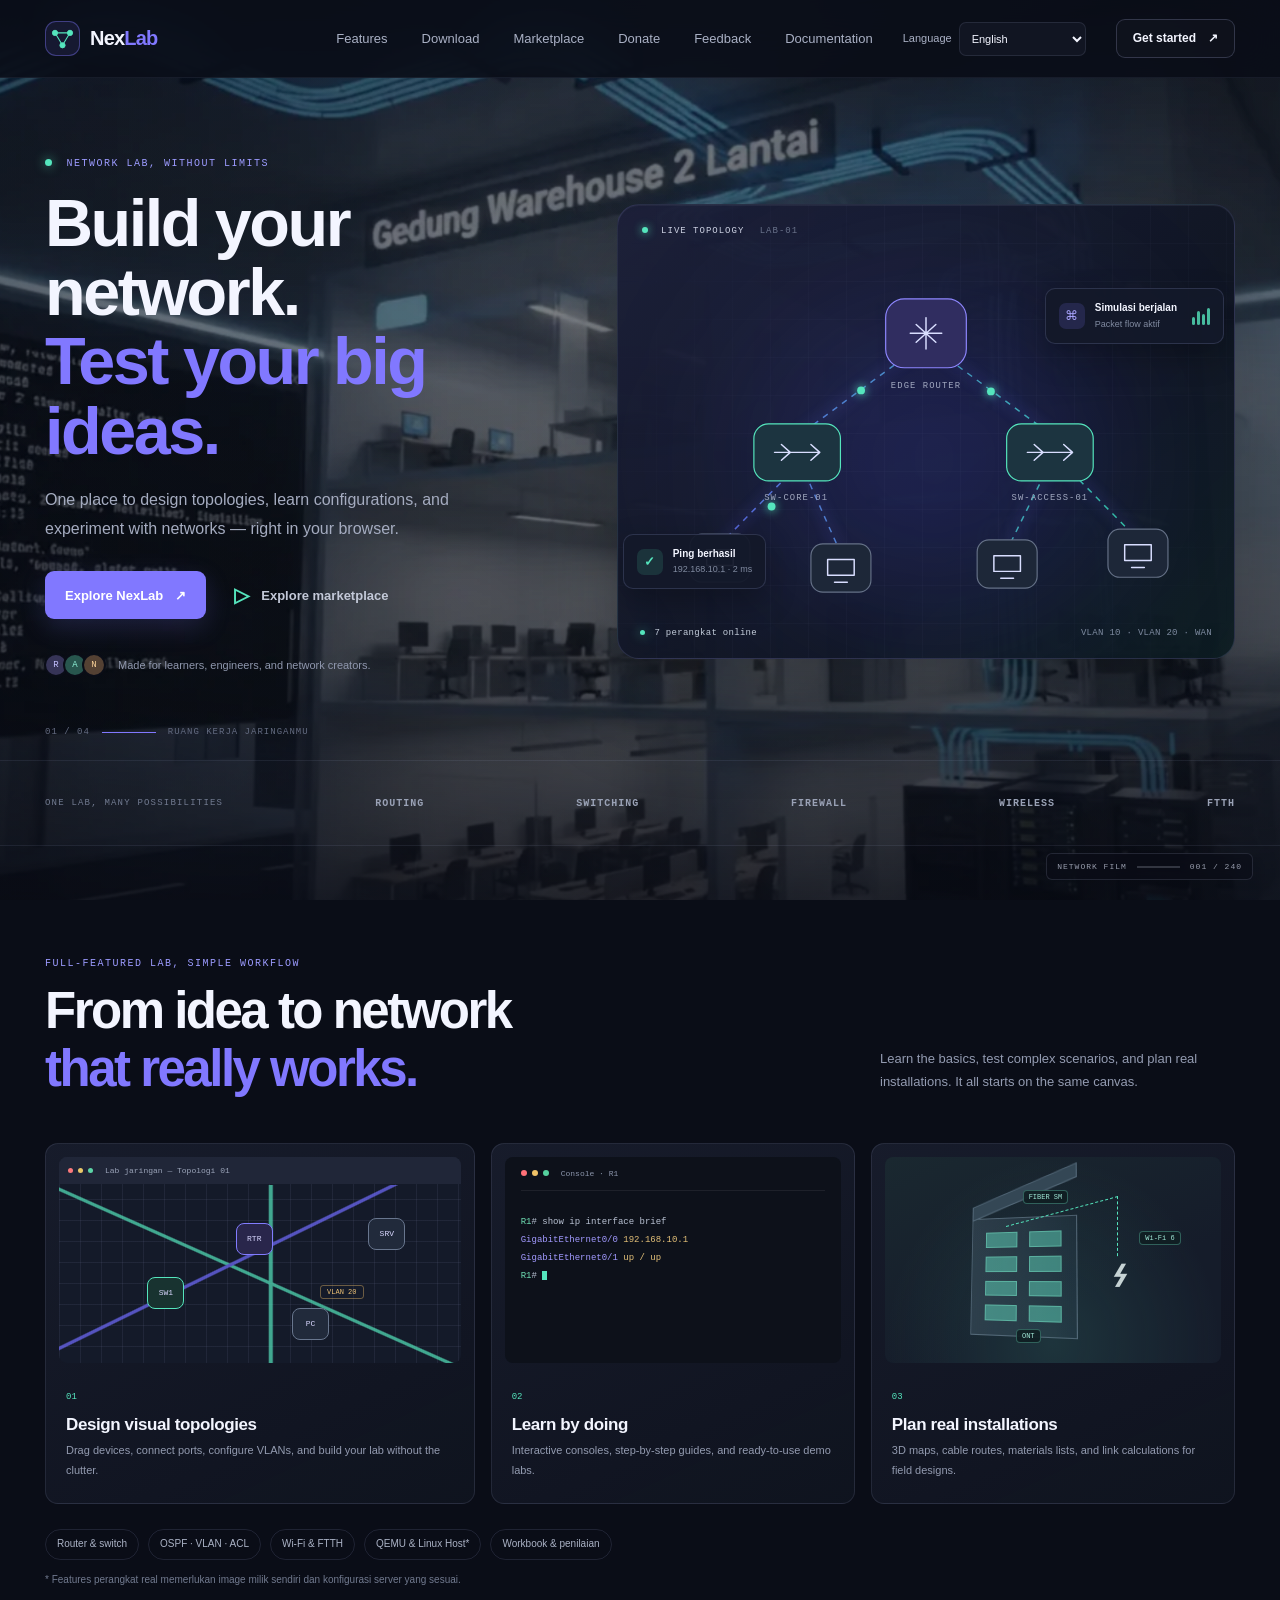
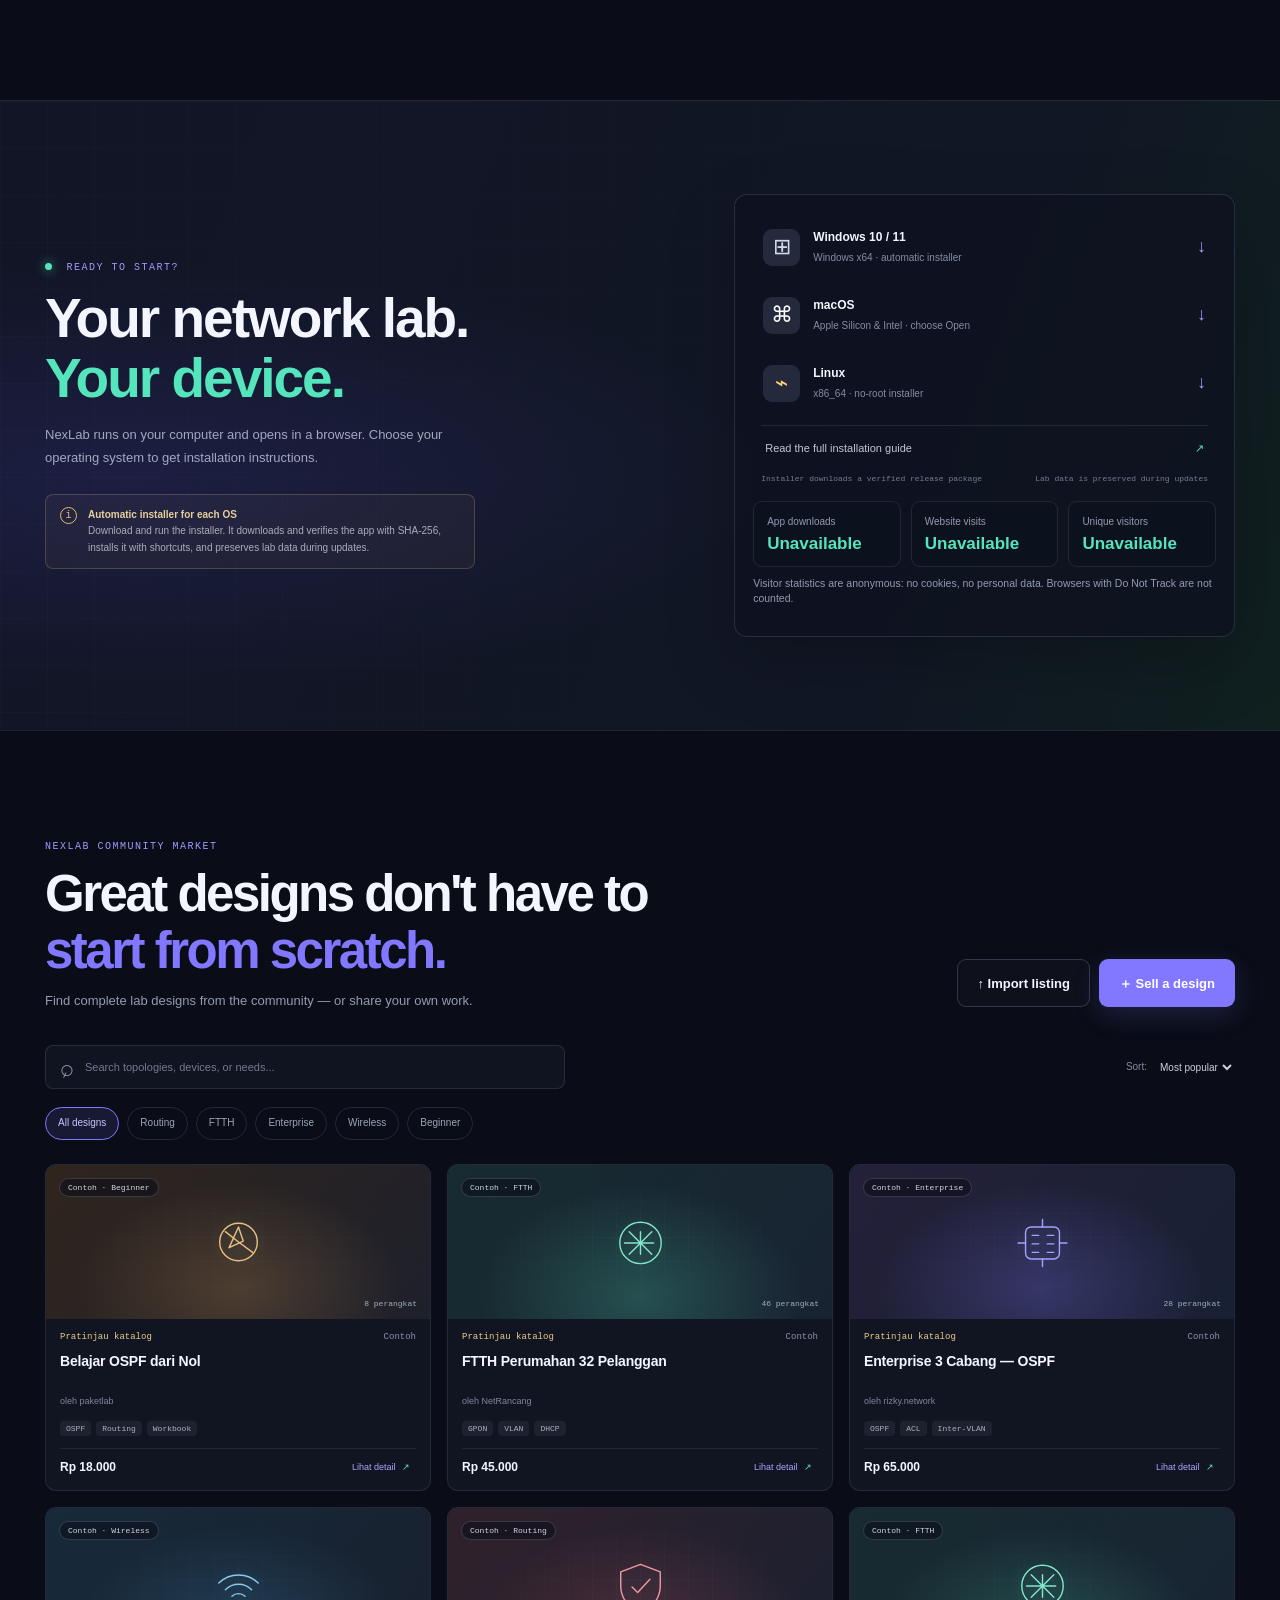
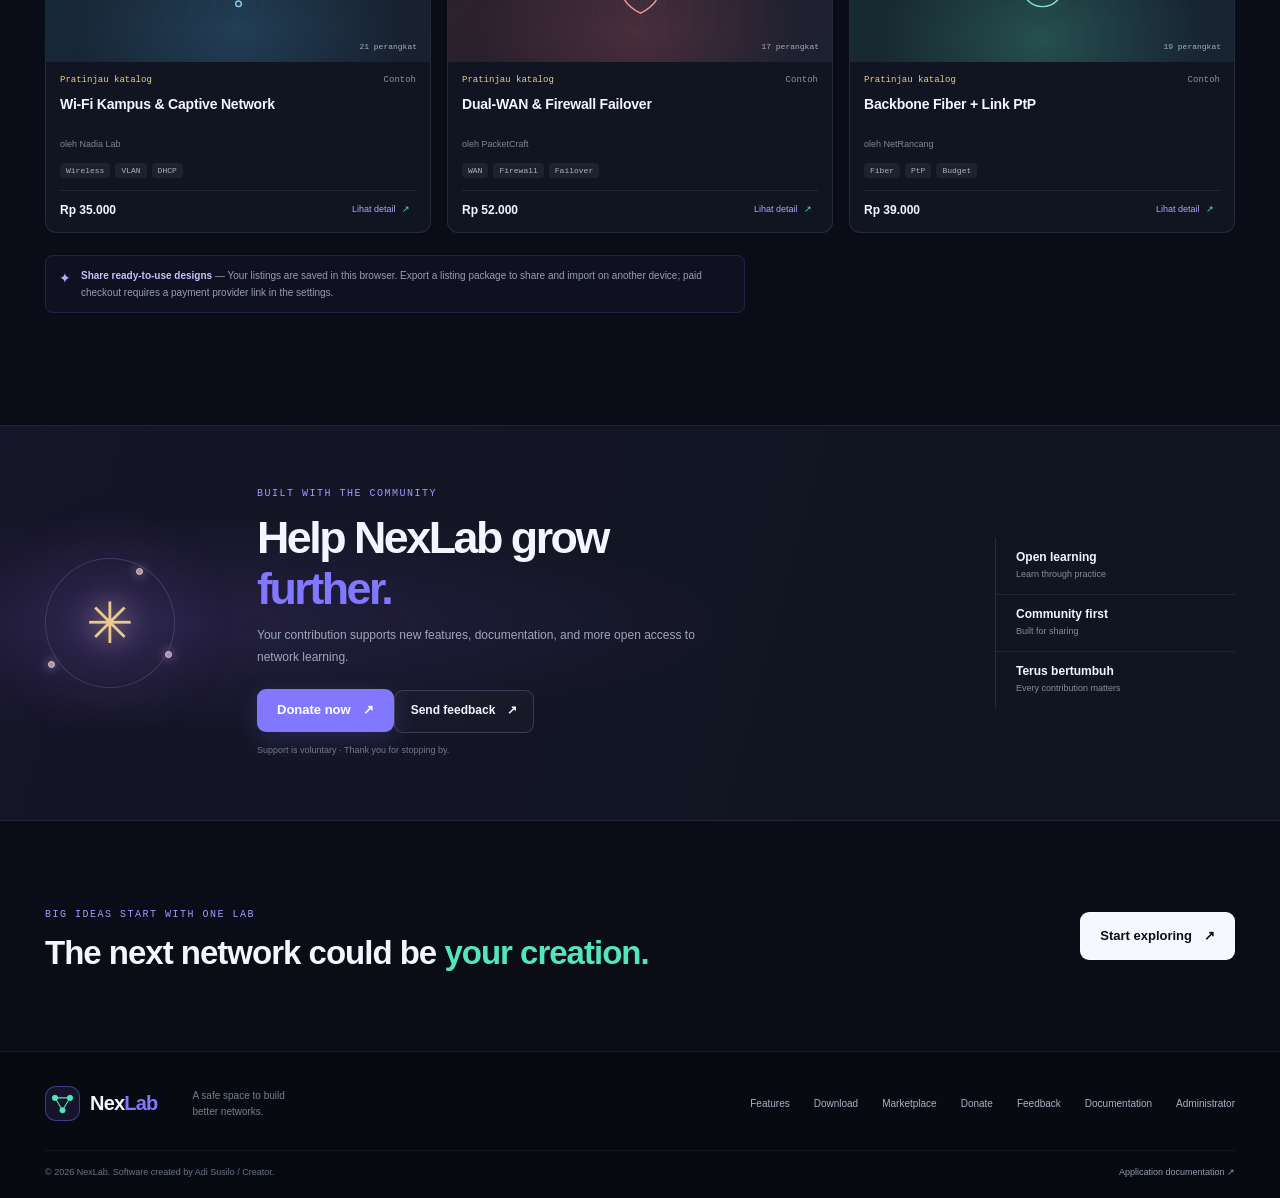
<file: WebSite/index.html>
<!doctype html>
<html lang="en">
<head>
  <meta charset="utf-8">
  <meta http-equiv="Content-Security-Policy" content="default-src 'self'; script-src 'self'; style-src 'self' 'unsafe-inline'; img-src 'self' data:; font-src 'self' data:; connect-src 'self' https://api.github.com https://abacus.jasoncameron.dev; object-src 'none'; base-uri 'self'; form-action 'self' mailto:; upgrade-insecure-requests">
  <meta name="referrer" content="strict-origin-when-cross-origin">
  <meta name="viewport" content="width=device-width, initial-scale=1">
  <meta name="theme-color" content="#0a0d17">
  <meta name="description" content="NexLab adalah lab jaringan interaktif untuk belajar, merancang topologi, dan menjalankan simulasi jaringan.">
  <meta name="author" content="Adi Susilo">
  <title>NexLab — Rancang. Simulasikan. Hubungkan.</title>
  <link rel="stylesheet" href="styles.css">
  <script src="config.js"></script>
  <script src="tracking.js" defer></script>
  <script src="i18n.js" defer></script>
  <script src="app.js" defer></script>
</head>
<body>
  <div class="cinematic-backdrop" aria-hidden="true">
    <img class="cinematic-frame is-current" src="bg/optimized/00001.webp" alt="" fetchpriority="high">
    <img class="cinematic-frame" alt="" loading="eager">
    <div class="cinematic-wash"></div>
  </div>
  <div class="cinematic-readout" aria-hidden="true"><span>NETWORK FILM</span><span class="cinematic-track"><i></i></span><span id="scene-counter">001 / 240</span></div>
  <header class="site-header">
    <a class="brand" href="#home" aria-label="NexLab beranda">
      <span class="brand-mark" aria-hidden="true"><svg viewBox="0 0 36 36"><path d="M8 10.5 28 10.5 18 27Z"/><circle cx="8" cy="10.5" r="3.5"/><circle cx="28" cy="10.5" r="3.5"/><circle cx="18" cy="27" r="3.5"/></svg></span>
      <span>Nex<span>Lab</span></span>
    </a>
    <button class="menu-toggle" type="button" aria-label="Buka navigasi" aria-expanded="false">☰</button>
    <nav class="main-nav" aria-label="Navigasi utama">
      <a href="#fitur">Fitur</a>
      <a href="#download">Download</a>
      <a href="#marketplace">Marketplace</a>
      <a href="#donasi">Donasi</a>
      <a href="#feedback">Feedback</a>
      <a href="document.html">Documentasi</a>
    </nav>
    <label class="language-picker"><span data-i18n>Language</span><select id="language-select" aria-label="Language"><option value="en">English</option><option value="id">Bahasa Indonesia</option></select></label>
    <a class="button button-small button-outline header-cta" href="#download">Mulai gratis <span aria-hidden="true">↗</span></a>
  </header>

  <main>
    <section class="hero section-wrap" id="home">
      <div class="hero-copy">
        <div class="eyebrow"><span class="status-dot"></span> NETWORK LAB, TANPA BATAS</div>
        <h1>Bangun jaringan.<br><span>Uji ide besarmu.</span></h1>
        <p class="hero-lede">Satu ruang untuk merancang topologi, belajar konfigurasi, dan bereksperimen dengan jaringan — langsung dari browser.</p>
        <div class="hero-actions">
          <a class="button button-primary" href="#download">Jelajahi NexLab <span aria-hidden="true">↗</span></a>
          <a class="button button-quiet" href="#marketplace"><span class="play-icon" aria-hidden="true">▷</span> Lihat marketplace</a>
        </div>
        <div class="hero-proof"><span class="avatar-stack"><i>R</i><i>A</i><i>N</i></span><span>Dibuat untuk pembelajar, engineer, dan kreator jaringan.</span></div>
        <div class="visitor-badge" id="visitor-badge" aria-live="polite"><span class="live-pulse" aria-hidden="true"></span><span><b id="hero-visitors">…</b> pengunjung · <b id="hero-visits">…</b> kunjungan</span></div>
      </div>
      <div class="hero-art" aria-label="Ilustrasi topologi jaringan NexLab">
        <div class="art-glow"></div>
        <div class="art-grid"></div>
        <div class="art-label"><span class="live-pulse"></span> TOPOLOGI LIVE <span>LAB-01</span></div>
        <svg class="network-art" viewBox="0 0 610 430" role="img" aria-label="Router terhubung ke switch dan beberapa perangkat">
          <defs>
            <linearGradient id="line" x1="0" x2="1"><stop stop-color="#6574ff"/><stop offset="1" stop-color="#37e6bd"/></linearGradient>
            <filter id="soft"><feGaussianBlur stdDeviation="7"/></filter>
          </defs>
          <path class="wire wire-glow" d="M292 118 174 205M318 119 431 202M174 235 95 315M182 242 219 325M431 232 387 321M444 232 520 309"/>
          <path class="wire" d="M292 118 174 205M318 119 431 202M174 235 95 315M182 242 219 325M431 232 387 321M444 232 520 309"/>
          <g class="node node-main" transform="translate(264 65)"><rect width="82" height="70" rx="19"/><path d="M25 35h32m-16-16v32m-10-25 20 18m0-18-20 18"/></g>
          <g class="node node-switch" transform="translate(130 192)"><rect width="88" height="58" rx="15"/><path d="M21 29h46m-39-8 9 8-9 8m30-16 9 8-9 8"/></g>
          <g class="node node-switch" transform="translate(387 192)"><rect width="88" height="58" rx="15"/><path d="M21 29h46m-39-8 9 8-9 8m30-16 9 8-9 8"/></g>
          <g class="node node-client" transform="translate(65 304)"><rect width="61" height="49" rx="12"/><path d="M17 16h27v16H17zm7 23h13"/></g>
          <g class="node node-client" transform="translate(188 314)"><rect width="61" height="49" rx="12"/><path d="M17 16h27v16H17zm7 23h13"/></g>
          <g class="node node-client" transform="translate(357 310)"><rect width="61" height="49" rx="12"/><path d="M17 16h27v16H17zm7 23h13"/></g>
          <g class="node node-client" transform="translate(490 299)"><rect width="61" height="49" rx="12"/><path d="M17 16h27v16H17zm7 23h13"/></g>
          <circle class="packet packet-a" cx="239" cy="158" r="4"/><circle class="packet packet-b" cx="371" cy="159" r="4"/><circle class="packet packet-c" cx="148" cy="276" r="4"/>
          <text x="305" y="156" text-anchor="middle" class="node-caption">EDGE ROUTER</text>
          <text x="173" y="269" text-anchor="middle" class="node-caption">SW-CORE-01</text>
          <text x="431" y="269" text-anchor="middle" class="node-caption">SW-ACCESS-01</text>
        </svg>
        <div class="art-bottom"><span><b class="green-dot"></b> 7 perangkat online</span><span>VLAN 10 · VLAN 20 · WAN</span></div>
        <div class="float-card float-card-top"><span class="float-icon">⌘</span><span><b>Simulasi berjalan</b><small>Packet flow aktif</small></span><span class="mini-bars"><i></i><i></i><i></i><i></i></span></div>
        <div class="float-card float-card-bottom"><span class="check-icon">✓</span><span><b>Ping berhasil</b><small>192.168.10.1 · 2 ms</small></span></div>
      </div>
      <div class="hero-footnote"><span>01 / 04</span><span class="footnote-line"></span><span>RUANG KERJA JARINGANMU</span></div>
    </section>

    <section class="trust-strip" aria-label="Kompatibilitas">
      <div class="section-wrap trust-inner"><span>SATU LAB, BANYAK KEMUNGKINAN</span><b>ROUTING</b><b>SWITCHING</b><b>FIREWALL</b><b>WIRELESS</b><b>FTTH</b></div>
    </section>

    <section class="features section-wrap section-pad" id="fitur">
      <div class="section-heading">
        <div><div class="eyebrow">LAB LENGKAP, ALUR TETAP SEDERHANA</div><h2>Dari ide ke jaringan<br><span>yang benar-benar jalan.</span></h2></div>
        <p>Belajar konsep dasar, menguji skenario kompleks, sampai merencanakan instalasi fisik. Semua dimulai dari kanvas yang sama.</p>
      </div>
      <div class="feature-grid">
        <article class="feature-card feature-card-large">
          <div class="feature-visual visual-canvas"><div class="canvas-toolbar"><i></i><i></i><i></i><span>Lab jaringan — Topologi 01</span></div><div class="canvas-lines"></div><div class="canvas-node cn-a">RTR</div><div class="canvas-node cn-b">SW1</div><div class="canvas-node cn-c">PC</div><div class="canvas-node cn-d">SRV</div><div class="canvas-note">VLAN 20</div></div>
          <div class="feature-copy"><span class="feature-number">01</span><h3>Rancang topologi visual</h3><p>Tarik perangkat, sambungkan port, atur VLAN, dan bangun lab sesuai ide — tanpa berantakan.</p></div>
        </article>
        <article class="feature-card">
          <div class="feature-visual visual-terminal"><div class="terminal-top"><span></span><span></span><span></span><b>Console · R1</b></div><code><i>R1</i># show ip interface brief<br><em>GigabitEthernet0/0</em> <strong>192.168.10.1</strong><br><em>GigabitEthernet0/1</em> <strong>up / up</strong><br><i>R1</i># <span class="cursor"></span></code></div>
          <div class="feature-copy"><span class="feature-number">02</span><h3>Belajar sambil praktik</h3><p>Console interaktif, panduan langkah demi langkah, dan lab demo siap pakai.</p></div>
        </article>
        <article class="feature-card">
          <div class="feature-visual visual-map"><div class="map-building"><i></i><i></i><i></i><i></i><i></i><i></i><i></i><i></i></div><div class="map-pole">⌁</div><div class="map-route"></div><span class="map-tag tag-fiber">FIBER SM</span><span class="map-tag tag-ap">Wi-Fi 6</span><span class="map-tag tag-ont">ONT</span></div>
          <div class="feature-copy"><span class="feature-number">03</span><h3>Rencanakan instalasi nyata</h3><p>Peta 3D, jalur kabel, daftar material, dan kalkulasi link untuk desain lapangan.</p></div>
        </article>
      </div>
      <div class="feature-tags"><span>Router &amp; switch</span><span>OSPF · VLAN · ACL</span><span>Wi-Fi &amp; FTTH</span><span>QEMU &amp; Linux Host*</span><span>Workbook &amp; penilaian</span></div>
      <p class="fine-print">* Fitur perangkat real memerlukan image milik sendiri dan konfigurasi server yang sesuai.</p>
    </section>

    <section class="download-section" id="download">
      <div class="section-wrap download-inner">
        <div class="download-copy"><div class="eyebrow"><span class="status-dot"></span> SIAP MEMULAI?</div><h2>Lab jaringanmu.<br><span>Perangkatmu.</span></h2><p>NexLab berjalan di komputer sendiri dan dibuka lewat browser. Pilih sistem operasi untuk melihat langkah instalasi.</p><div class="download-note"><span class="note-icon">i</span><span><b>Installer otomatis per OS</b><br>Unduh dan jalankan installer. Paket aplikasi akan diunduh, diverifikasi dengan SHA-256, lalu dipasang beserta shortcut; data lab tetap aman saat pembaruan.</span></div></div>
        <div class="download-options">
          <a class="download-option" data-download="windows" href="https://github.com/Mrx112/nexlab/releases/latest/download/NexLab-Setup-Windows.cmd"><span class="os-icon windows-icon">⊞</span><span class="os-text"><b>Windows 10 / 11</b><small>Windows x64 · installer otomatis</small></span><span class="download-arrow">↓</span></a>
          <a class="download-option" data-download="macos" href="https://github.com/Mrx112/nexlab/releases/latest/download/NexLab-Setup-macOS.command"><span class="os-icon apple-icon">⌘</span><span class="os-text"><b>macOS</b><small>Apple Silicon &amp; Intel · pilih Open</small></span><span class="download-arrow">↓</span></a>
          <a class="download-option" data-download="linux" href="https://github.com/Mrx112/nexlab/releases/latest/download/NexLab-Setup-Linux.sh"><span class="os-icon linux-icon">⌁</span><span class="os-text"><b>Linux</b><small>x86_64 · installer tanpa root</small></span><span class="download-arrow">↓</span></a>
          <a class="download-guide" href="document.html#instalasi">Baca panduan instalasi lengkap <span>↗</span></a>
          <div class="download-meta"><span>Installer mengunduh paket rilis terverifikasi</span><span>Data lab tetap tersimpan saat update</span></div>
          <div class="public-metrics" aria-live="polite">
            <div><span>Unduhan aplikasi</span><b id="release-download-count">Memuat…</b></div>
            <div><span>Kunjungan website</span><b id="site-visit-count">Memuat…</b></div>
            <div><span>Pengunjung unik</span><b id="site-visitor-count">Memuat…</b></div>
          </div>
          <p class="privacy-note">Statistik pengunjung dihitung anonim: tanpa cookie, tanpa data pribadi. Browser dengan Do Not Track tidak dihitung.</p>
        </div>
      </div>
    </section>

    <section class="market-section section-wrap section-pad" id="marketplace">
      <div class="market-heading">
        <div><div class="eyebrow">NEXLAB COMMUNITY MARKET</div><h2>Desain bagus tak harus<br><span>dimulai dari nol.</span></h2><p>Temukan rancangan lab lengkap dari komunitas — atau bagikan karyamu sendiri.</p></div>
        <div class="market-actions"><button class="button button-outline" id="import-open" type="button">↑ Impor listing</button><button class="button button-primary" id="sell-open" type="button">＋ Jual rancangan</button><input id="import-listing" type="file" accept=".json,application/json" hidden></div>
      </div>
      <div class="market-tools">
        <label class="search-box"><span aria-hidden="true">⌕</span><input id="market-search" type="search" placeholder="Cari topologi, perangkat, atau kebutuhan..." aria-label="Cari rancangan"></label>
        <label class="sort-select"><span>Urutkan:</span><select id="market-sort" aria-label="Urutkan rancangan"><option value="popular">Paling populer</option><option value="price-low">Harga terendah</option><option value="price-high">Harga tertinggi</option><option value="newest">Terbaru</option></select></label>
      </div>
      <div class="category-list" role="group" aria-label="Filter kategori">
        <button class="category-chip active" data-category="Semua" type="button">Semua desain</button>
        <button class="category-chip" data-category="Routing" type="button">Routing</button>
        <button class="category-chip" data-category="FTTH" type="button">FTTH</button>
        <button class="category-chip" data-category="Enterprise" type="button">Enterprise</button>
        <button class="category-chip" data-category="Wireless" type="button">Wireless</button>
        <button class="category-chip" data-category="Pemula" type="button">Pemula</button>
      </div>
      <div class="market-grid" id="market-grid" aria-live="polite"></div>
      <div class="market-empty hidden" id="market-empty"><span>⌕</span><b>Belum ada rancangan yang cocok.</b><p>Coba kata kunci atau kategori lain.</p></div>
      <div class="market-disclaimer"><span>✦</span><span><b>Berbagi rancangan siap pakai</b> — Listing buatanmu tersimpan di browser. Ekspor paket listing untuk dibagikan dan diimpor di perangkat lain; checkout pembayaran memerlukan tautan layanan pembayaran pada pengaturan.</span></div>
    </section>

    <section class="donate-section" id="donasi">
      <span id="feedback" class="anchor-target" aria-hidden="true"></span>
      <div class="section-wrap donate-inner">
        <div class="donate-emblem" aria-hidden="true"><span>✳</span><i></i><i></i><i></i></div>
        <div class="donate-copy"><div class="eyebrow">DIBANGUN BERSAMA KOMUNITAS</div><h2>Bantu NexLab tumbuh<br><span>lebih jauh.</span></h2><p>Kontribusimu membantu pengembangan fitur baru, dokumentasi, dan akses belajar jaringan yang lebih terbuka.</p><button class="button button-primary" id="donate-open" type="button">Donasi sekarang <span aria-hidden="true">↗</span></button><button class="button button-outline button-small" id="feedback-open" type="button">Kirim masukan <span aria-hidden="true">↗</span></button><span class="donate-small">Dukungan bersifat sukarela · Terima kasih sudah mampir.</span></div>
        <div class="donate-stats"><div><b>Open learning</b><span>Belajar dengan praktik</span></div><div><b>Community first</b><span>Dibangun untuk berbagi</span></div><div><b>Terus bertumbuh</b><span>Setiap dukungan berarti</span></div></div>
      </div>
    </section>

    <section class="cta-strip section-wrap"><div><span class="eyebrow">IDE BESAR DIMULAI DARI SATU LAB</span><h2>Jaringan berikutnya bisa jadi <span>karyamu.</span></h2></div><a class="button button-light" href="#download">Mulai eksplorasi <span>↗</span></a></section>
  </main>

  <footer class="site-footer"><div class="section-wrap footer-main"><a class="brand" href="#home"><span class="brand-mark" aria-hidden="true"><svg viewBox="0 0 36 36"><path d="M8 10.5 28 10.5 18 27Z"/><circle cx="8" cy="10.5" r="3.5"/><circle cx="28" cy="10.5" r="3.5"/><circle cx="18" cy="27" r="3.5"/></svg></span><span>Nex<span>Lab</span></span></a><p>Ruang aman untuk membangun<br>jaringan yang lebih baik.</p><div class="footer-links"><a href="#fitur">Fitur</a><a href="#download">Download</a><a href="#marketplace">Marketplace</a><a href="#donasi">Donasi</a><a href="#feedback">Feedback</a><a href="document.html">Documentasi</a><a href="admin.html">Administrator</a></div></div><div class="section-wrap footer-bottom"><span>© <span id="year"></span> NexLab. Software dibuat oleh Adi Susilo / Creator.</span><a href="document.html">Dokumentasi aplikasi ↗</a></div></footer>

  <dialog class="detail-dialog" id="detail-dialog" aria-labelledby="detail-title"></dialog>
  <dialog class="sell-dialog" id="donate-dialog" aria-labelledby="donate-title">
    <form id="donate-form">
      <div class="dialog-heading"><div><div class="eyebrow">Dukung Pengembangan</div><h2 id="donate-title">Pilih metode donasi.</h2></div><button class="dialog-close" type="button" data-close-dialog aria-label="Tutup">×</button></div>
      <p class="dialog-intro">Dukungan bersifat sukarela. Pilih layanan pembayaran favoritmu di bawah ini.</p>
      <div class="donation-grid">
        <a class="button button-primary donation-link" id="donation-saweria" href="#" target="_blank" rel="noopener noreferrer">Saweria <span aria-hidden="true">↗</span></a>
        <a class="button button-outline donation-link" id="donation-paypal" href="#" target="_blank" rel="noopener noreferrer">PayPal <span aria-hidden="true">↗</span></a>
      </div>
    </form>
  </dialog>
  <dialog class="sell-dialog" id="feedback-dialog" aria-labelledby="feedback-title">
    <form id="feedback-form">
      <div class="dialog-heading"><div><div class="eyebrow">KIRIM MASUKAN</div><h2 id="feedback-title">Kirim masukan ke admin.</h2></div><button class="dialog-close" type="button" data-close-dialog aria-label="Tutup">×</button></div>
      <p class="dialog-intro">Tulis masukanmu, lalu tekan kirim. Aplikasi email di perangkatmu akan terbuka dengan pesan yang sudah terisi — tinggal tekan Kirim.</p>
      <label class="form-field">Email/kontak <span class="optional">(opsional)</span><input name="contact" type="text" maxlength="160" autocomplete="email"></label>
      <label class="form-field">Pesan untuk admin<textarea name="message" rows="5" maxlength="3000" required placeholder="Tuliskan masukan, kritik, atau saran untuk NexLab."></textarea></label>
      <div class="form-message" id="feedback-message" role="status"></div>
      <div class="dialog-actions"><button class="button button-primary" id="feedback-submit" type="submit">Kirim lewat email</button></div>
    </form>
  </dialog>
  <dialog class="sell-dialog" id="sell-dialog" aria-labelledby="sell-title">
    <form id="sell-form">
      <div class="dialog-heading"><div><div class="eyebrow">KREATOR MARKETPLACE</div><h2 id="sell-title">Bagikan rancanganmu.</h2></div><button class="dialog-close" type="button" data-close-dialog aria-label="Tutup">×</button></div>
      <p class="dialog-intro">Tambahkan berkas lab .nexlab.json, lalu simpan listing. Listing dan lampirannya tersimpan di browser ini, dan bisa dibagikan lewat tombol ekspor.</p>
      <label class="form-field">Nama rancangan<input name="title" required maxlength="70" placeholder="Contoh: Enterprise 3 cabang dengan OSPF"></label>
      <div class="form-row"><label class="form-field">Kategori<select name="category"><option>Routing</option><option>FTTH</option><option>Enterprise</option><option>Wireless</option><option>Pemula</option></select></label><label class="form-field">Harga (Rp)<input name="price" type="number" min="0" step="1000" value="25000" required></label></div>
      <label class="form-field">Deskripsi singkat<textarea name="description" rows="3" maxlength="220" required placeholder="Apa yang dipelajari dari rancangan ini?"></textarea></label>
      <label class="form-field">File rancangan .nexlab.json<input name="design" type="file" accept=".json,application/json" required></label>
      <div class="form-message" id="sell-message" role="status"></div>
      <div class="dialog-actions"><button class="button button-quiet" type="button" data-close-dialog>Batal</button><button class="button button-primary" type="submit">Simpan pratinjau</button></div>
    </form>
  </dialog>
  <div class="toast" id="toast" role="status" aria-live="polite"></div>
</body>
</html>
</file>
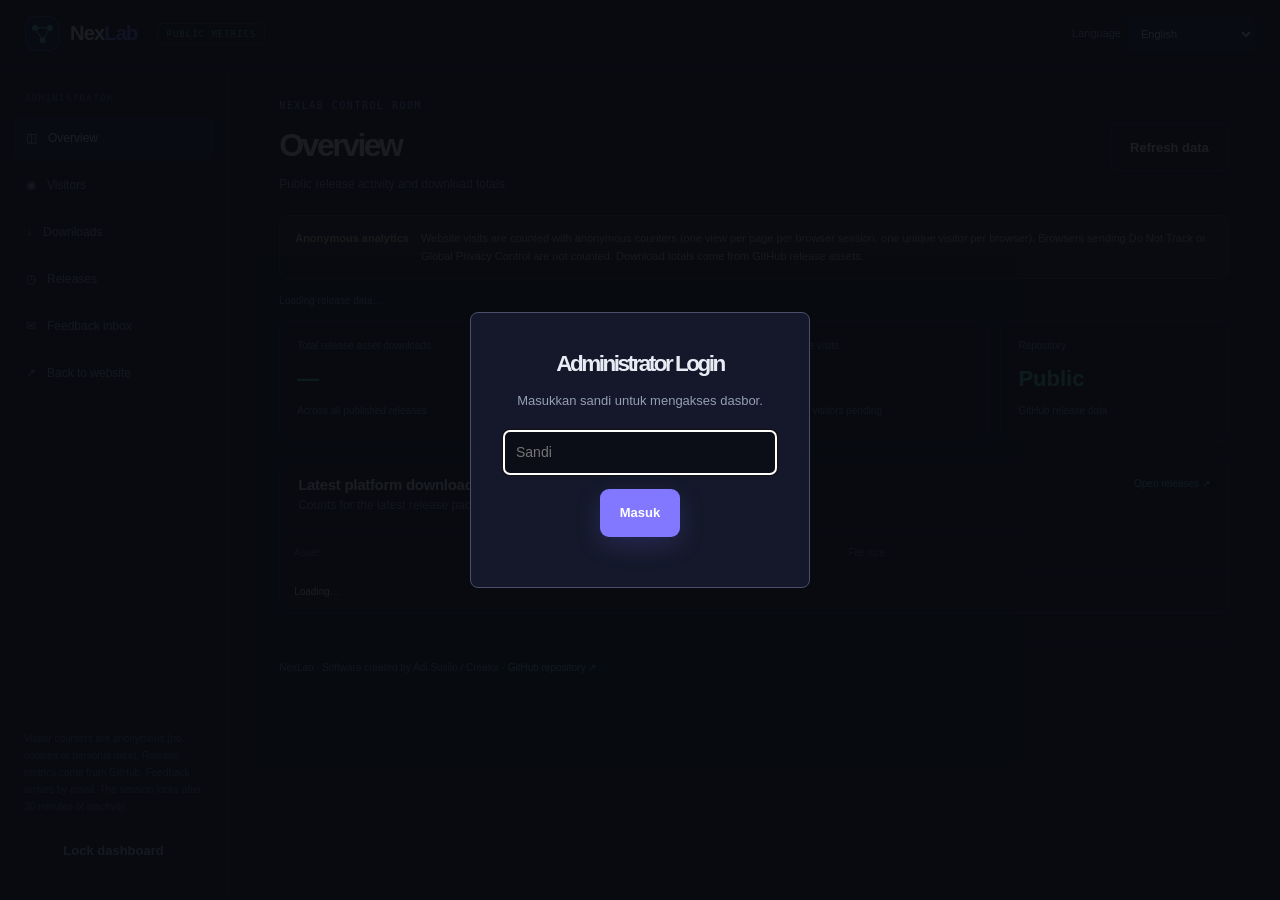
<file: WebSite/admin.html>
<!doctype html>
<html lang="en">
<head>
  <meta charset="utf-8">
  <meta http-equiv="Content-Security-Policy" content="default-src 'self'; script-src 'self'; style-src 'self' 'unsafe-inline'; img-src 'self' data:; font-src 'self' data:; connect-src 'self' https://api.github.com https://abacus.jasoncameron.dev; object-src 'none'; base-uri 'self'; form-action 'self'; upgrade-insecure-requests">
  <meta name="referrer" content="no-referrer">
  <meta name="robots" content="noindex, nofollow">
  <meta name="viewport" content="width=device-width, initial-scale=1">
  <meta name="theme-color" content="#0a0d17">
  <meta name="description" content="NexLab public release and download statistics dashboard.">
  <title>NexLab — Administrator dashboard</title>
  <link rel="stylesheet" href="styles.css">
  <style>
  .admin-lock { position:fixed; inset:0; background:rgba(8,10,16,0.92); display:flex; align-items:center; justify-content:center; z-index:9999; }
  .admin-login { background:#14182a; border:1px solid #4a4e6a; border-radius:8px; padding:32px; width:90%; max-width:340px; text-align:center; }
  .admin-login h2 { color:#e9ebf5; margin-bottom:8px; }
  .admin-login p { color:#959eb2; font-size:13px; margin-bottom:18px; }
  .admin-login input { width:100%; padding:10px 12px; background:#0b0e17; border:1px solid #3a3f5c; border-radius:6px; color:#e9ebf5; font-size:14px; margin-bottom:14px; }
  .admin-login-error { color:#ff6b6b; font-size:13px; min-height:18px; }
  </style>
  <script src="config.js"></script>
  <script src="tracking.js" defer></script>
  <script src="i18n.js" defer></script>
  <script src="admin.js" defer></script>
</head>
  <body class="admin-page">
  <div id="admin-lock" class="admin-lock">
    <div class="admin-login">
      <h2>Administrator Login</h2>
      <p>Masukkan sandi untuk mengakses dasbor.</p>
      <input type="password" id="admin-password" autocomplete="current-password" placeholder="Sandi" maxlength="64" aria-label="Sandi">
      <button class="button button-primary" id="admin-login-btn" type="button">Masuk</button>
      <div class="admin-login-error" id="admin-login-error" role="alert"></div>
    </div>
  </div>
  <header class="admin-topbar">
    <a class="brand" href="index.html">
      <span class="brand-mark" aria-hidden="true"><svg viewBox="0 0 36 36"><path d="M8 10.5 28 10.5 18 27Z"/><circle cx="8" cy="10.5" r="3.5"/><circle cx="28" cy="10.5" r="3.5"/><circle cx="18" cy="27" r="3.5"/></svg></span>
      <span>Nex<span>Lab</span></span>
    </a>
    <span class="admin-tag">PUBLIC METRICS</span>
    <label class="language-picker"><span>Language</span><select id="language-select" data-language-select aria-label="Language"><option value="en">English</option><option value="id">Bahasa Indonesia</option></select></label>
  </header>
  <div class="admin-shell">
    <aside class="admin-sidebar">
      <div class="admin-sidebar-title">ADMINISTRATOR</div>
      <nav aria-label="Administrator navigation">
        <button class="admin-nav active" type="button" data-panel="overview">◫ <span>Overview</span></button>
        <button class="admin-nav" type="button" data-panel="visitors">◉ <span>Visitors</span></button>
        <button class="admin-nav" type="button" data-panel="downloads">↓ <span>Downloads</span></button>
        <button class="admin-nav" type="button" data-panel="releases">◷ <span>Releases</span></button>
        <button class="admin-nav" type="button" data-panel="feedback">✉ <span>Feedback inbox</span></button>
        <a class="admin-nav" href="index.html">↗ <span>Back to website</span></a>
      </nav>
      <div class="admin-sidebar-note">Visitor counters are anonymous (no cookies or personal data). Release metrics come from GitHub. Feedback arrives by email. The session locks after 30 minutes of inactivity.</div>
      <button class="button button-quiet admin-logout" id="admin-logout" type="button">Lock dashboard</button>
    </aside>
    <main class="admin-content">
      <div class="admin-heading">
        <div><div class="eyebrow">NEXLAB CONTROL ROOM</div><h1 id="panel-title">Overview</h1><p id="panel-description">Public release activity and download totals.</p></div>
        <button class="button button-outline" id="refresh-metrics" type="button">Refresh data</button>
      </div>
      <div class="admin-notice"><b>Anonymous analytics</b><span>Website visits are counted with anonymous counters (one view per page per browser session, one unique visitor per browser). Browsers sending Do Not Track or Global Privacy Control are not counted. Download totals come from GitHub release assets.</span></div>
      <p class="admin-status" id="admin-status" role="status">Loading release data…</p>
      <section class="admin-panel active" data-panel-content="overview">
        <div class="admin-metric-grid">
          <article class="admin-metric"><span>Total release asset downloads</span><b id="total-downloads">—</b><small>Across all published releases</small></article>
          <article class="admin-metric"><span>Latest version</span><b id="latest-version">—</b><small id="latest-date">Release date pending</small></article>
          <article class="admin-metric"><span>Website visits</span><b id="overview-visits">—</b><small id="overview-visitors">Unique visitors pending</small></article>
          <article class="admin-metric"><span>Repository</span><b>Public</b><small>GitHub release data</small></article>
        </div>
        <section class="admin-card">
          <div class="admin-card-heading"><div><h2>Latest platform downloads</h2><p>Counts for the latest release package assets.</p></div><a href="https://github.com/Mrx112/nexlab/releases" target="_blank" rel="noopener noreferrer">Open releases ↗</a></div>
          <div class="admin-table-wrap"><table class="admin-table"><thead><tr><th>Asset</th><th>Downloads</th><th>File size</th><th></th></tr></thead><tbody id="asset-rows"><tr><td colspan="4">Loading…</td></tr></tbody></table></div>
        </section>
      </section>
      <section class="admin-panel" data-panel-content="visitors">
        <div class="admin-metric-grid">
          <article class="admin-metric"><span>Total visits</span><b id="visit-total">—</b><small>Page views, all time</small></article>
          <article class="admin-metric"><span>Unique visitors</span><b id="visitor-total">—</b><small>Distinct browsers</small></article>
          <article class="admin-metric"><span>Today</span><b id="visit-today">—</b><small id="visit-today-date">UTC day</small></article>
          <article class="admin-metric"><span>Last 14 days</span><b id="visit-14d">—</b><small id="visit-avg">Daily average pending</small></article>
        </div>
        <section class="admin-card">
          <div class="admin-card-heading"><div><h2>Daily visits</h2><p>Page views per UTC day over the last 14 days.</p></div></div>
          <div class="admin-card-body"><div class="visit-chart" id="visit-chart" role="img" aria-label="Daily visits chart"><p>Loading…</p></div></div>
        </section>
        <section class="admin-card">
          <div class="admin-card-heading"><div><h2>Pages &amp; download clicks</h2><p>Views per page and clicks on the download buttons of the website.</p></div></div>
          <div class="admin-table-wrap"><table class="admin-table"><thead><tr><th>Item</th><th>Type</th><th>Count</th></tr></thead><tbody id="visitor-rows"><tr><td colspan="3">Loading…</td></tr></tbody></table></div>
        </section>
      </section>
      <section class="admin-panel" data-panel-content="downloads">
        <section class="admin-card"><div class="admin-card-heading"><div><h2>Release downloads</h2><p>Download totals reported by GitHub for each release asset.</p></div></div>        <div class="admin-table-wrap"><table class="admin-table"><thead><tr><th>Release asset</th><th>Downloads</th><th>File size</th><th>Release</th><th></th></tr></thead><tbody id="download-rows"><tr><td colspan="5">Loading…</td></tr></tbody></table></div></section>
      </section>
      <section class="admin-panel" data-panel-content="releases">
        <section class="admin-card"><div class="admin-card-heading"><div><h2>Published releases</h2><p>Version tags and publication dates.</p></div></div><div class="admin-release-list" id="release-list"><p>Loading…</p></div></section>
      </section>
      <section class="admin-panel" data-panel-content="feedback">
        <section class="admin-card">
          <div class="admin-card-heading"><div><h2>Feedback by email</h2><p>Visitors send feedback from the website form. Their email app opens with the message filled in and sends it straight to the admin inbox.</p></div></div>
          <div class="admin-card-body">
            <p>Admin inbox: <b id="feedback-email">—</b></p>
            <a class="button button-outline" id="feedback-email-link" href="#">Open email inbox ↗</a>
            <p class="admin-inline-status">To change the destination address, edit <code>feedbackEmail</code> in <code>WebSite/config.js</code>. No keys or files need to be managed.</p>
          </div>
        </section>
      </section>
      <footer class="admin-footer">NexLab · Software created by Adi Susilo / Creator · <a href="https://github.com/Mrx112/nexlab" target="_blank" rel="noopener noreferrer">GitHub repository ↗</a></footer>
    </main>
  </div>
</body>
</html>
</file>
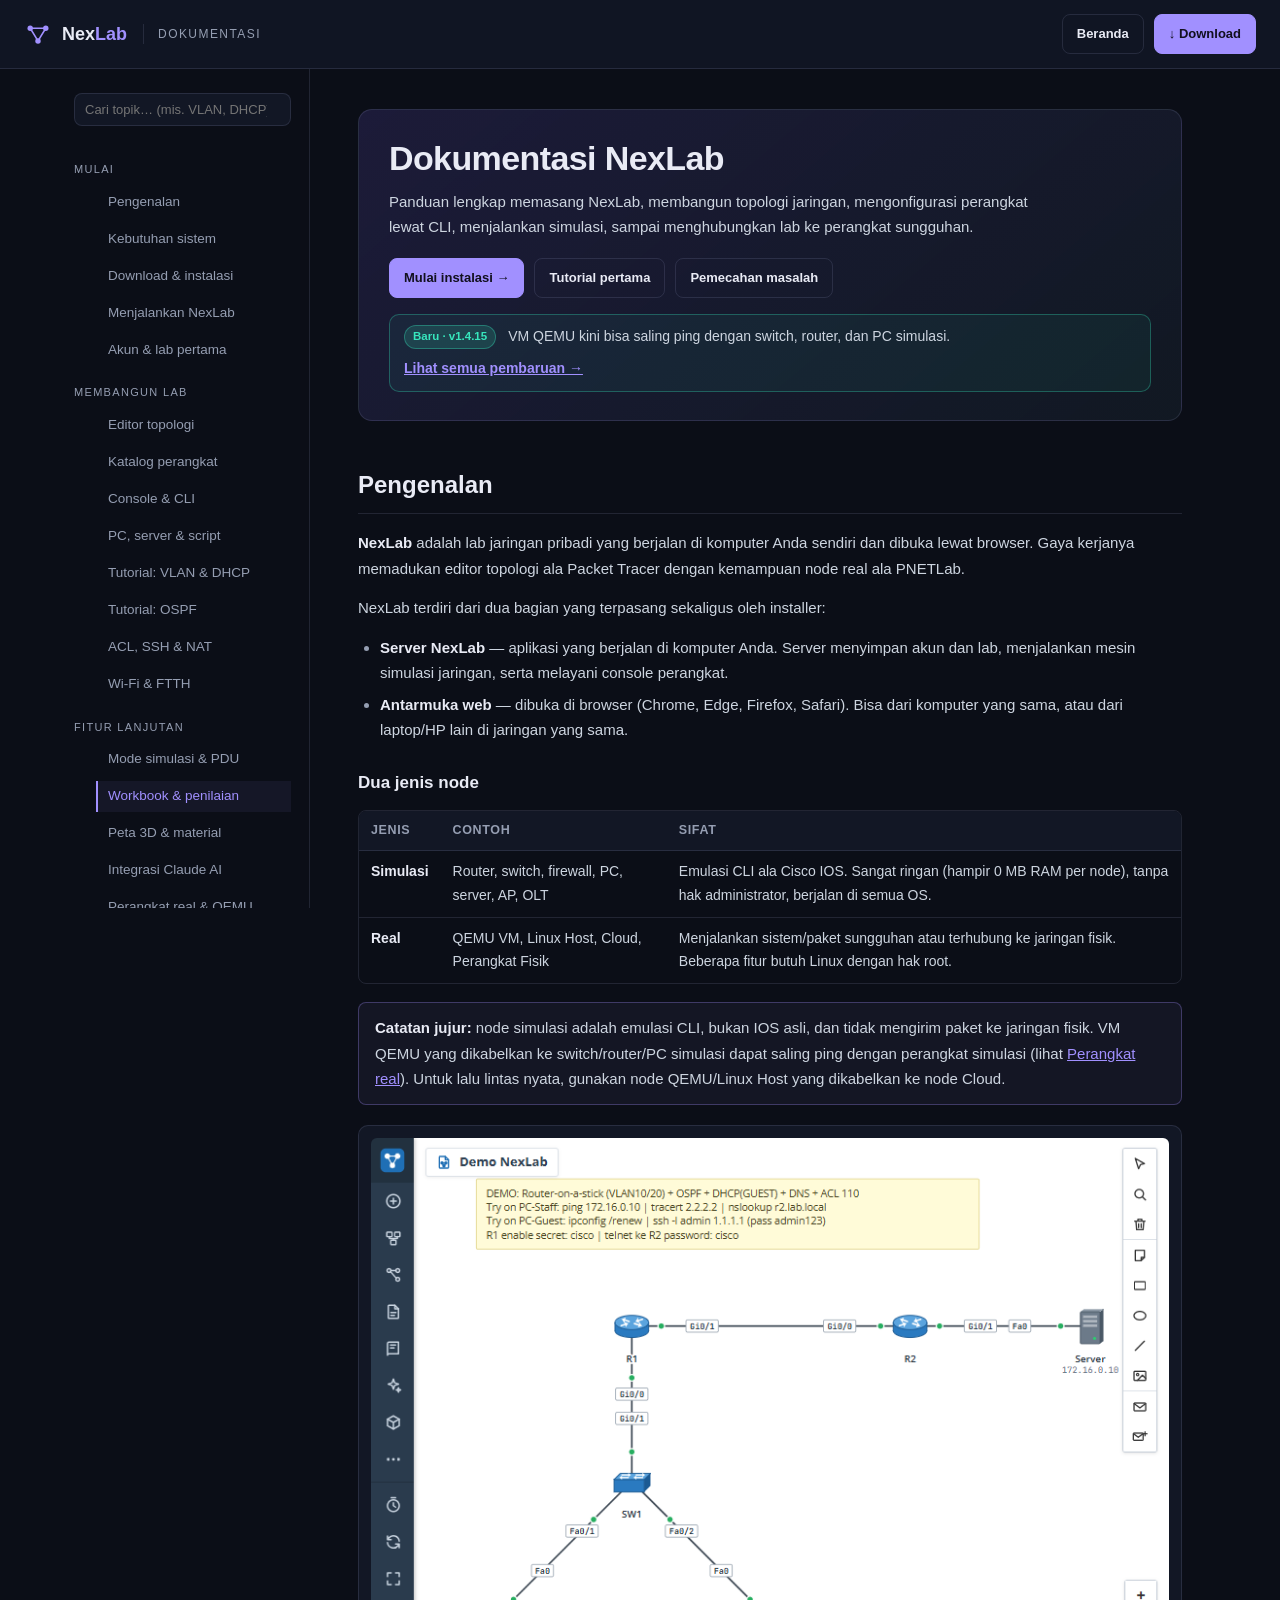
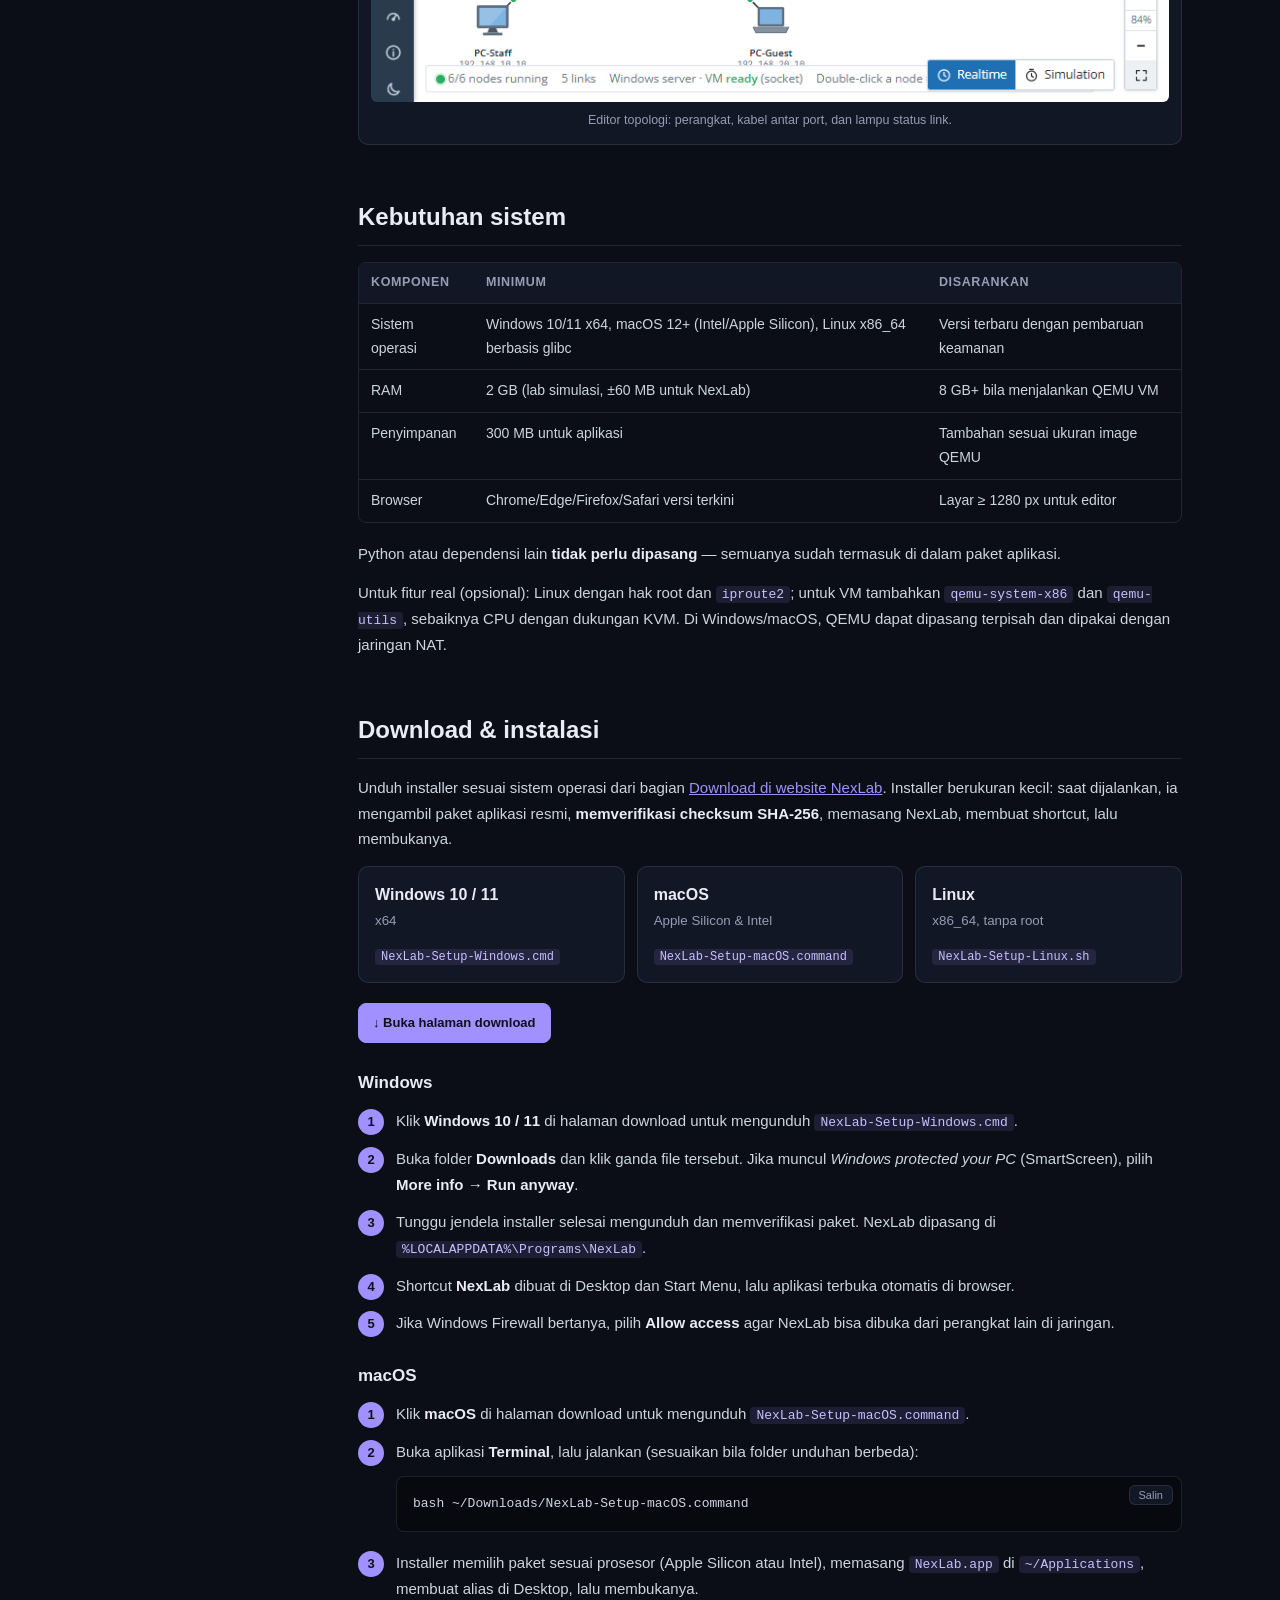
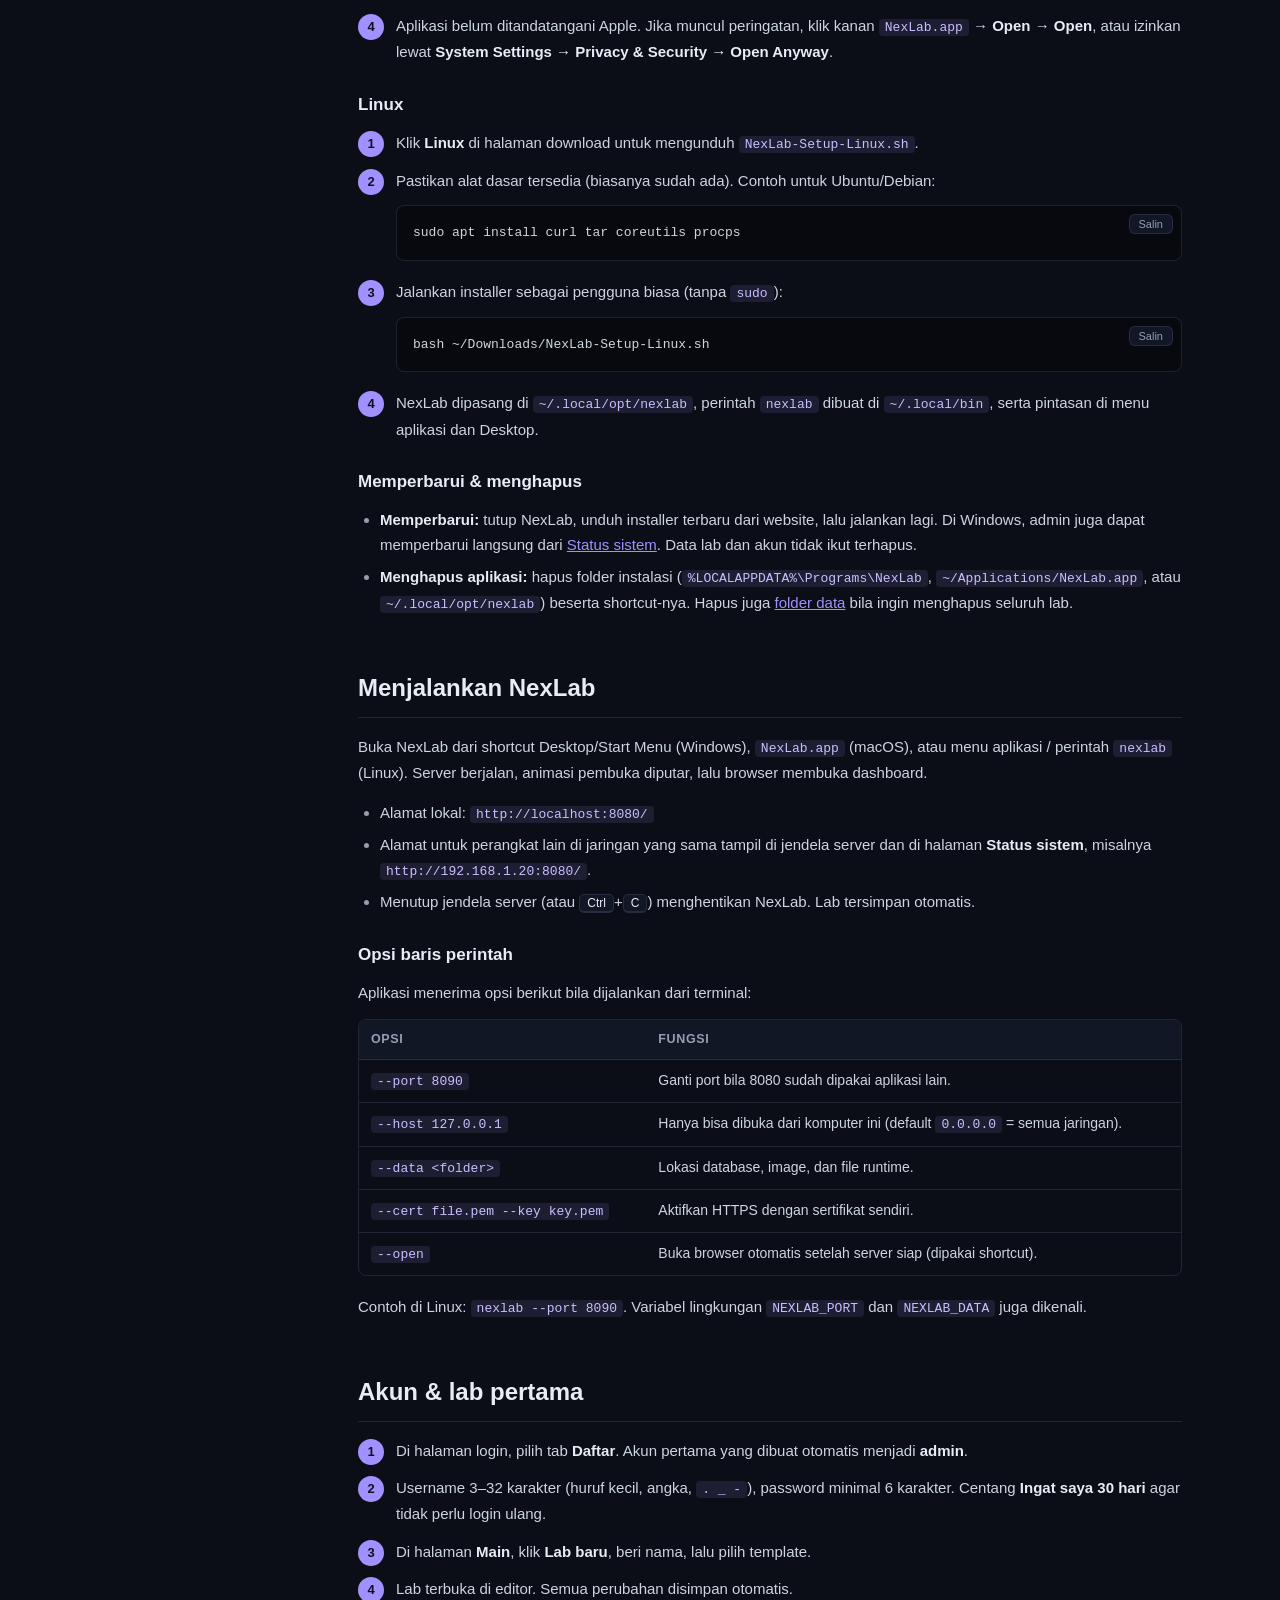
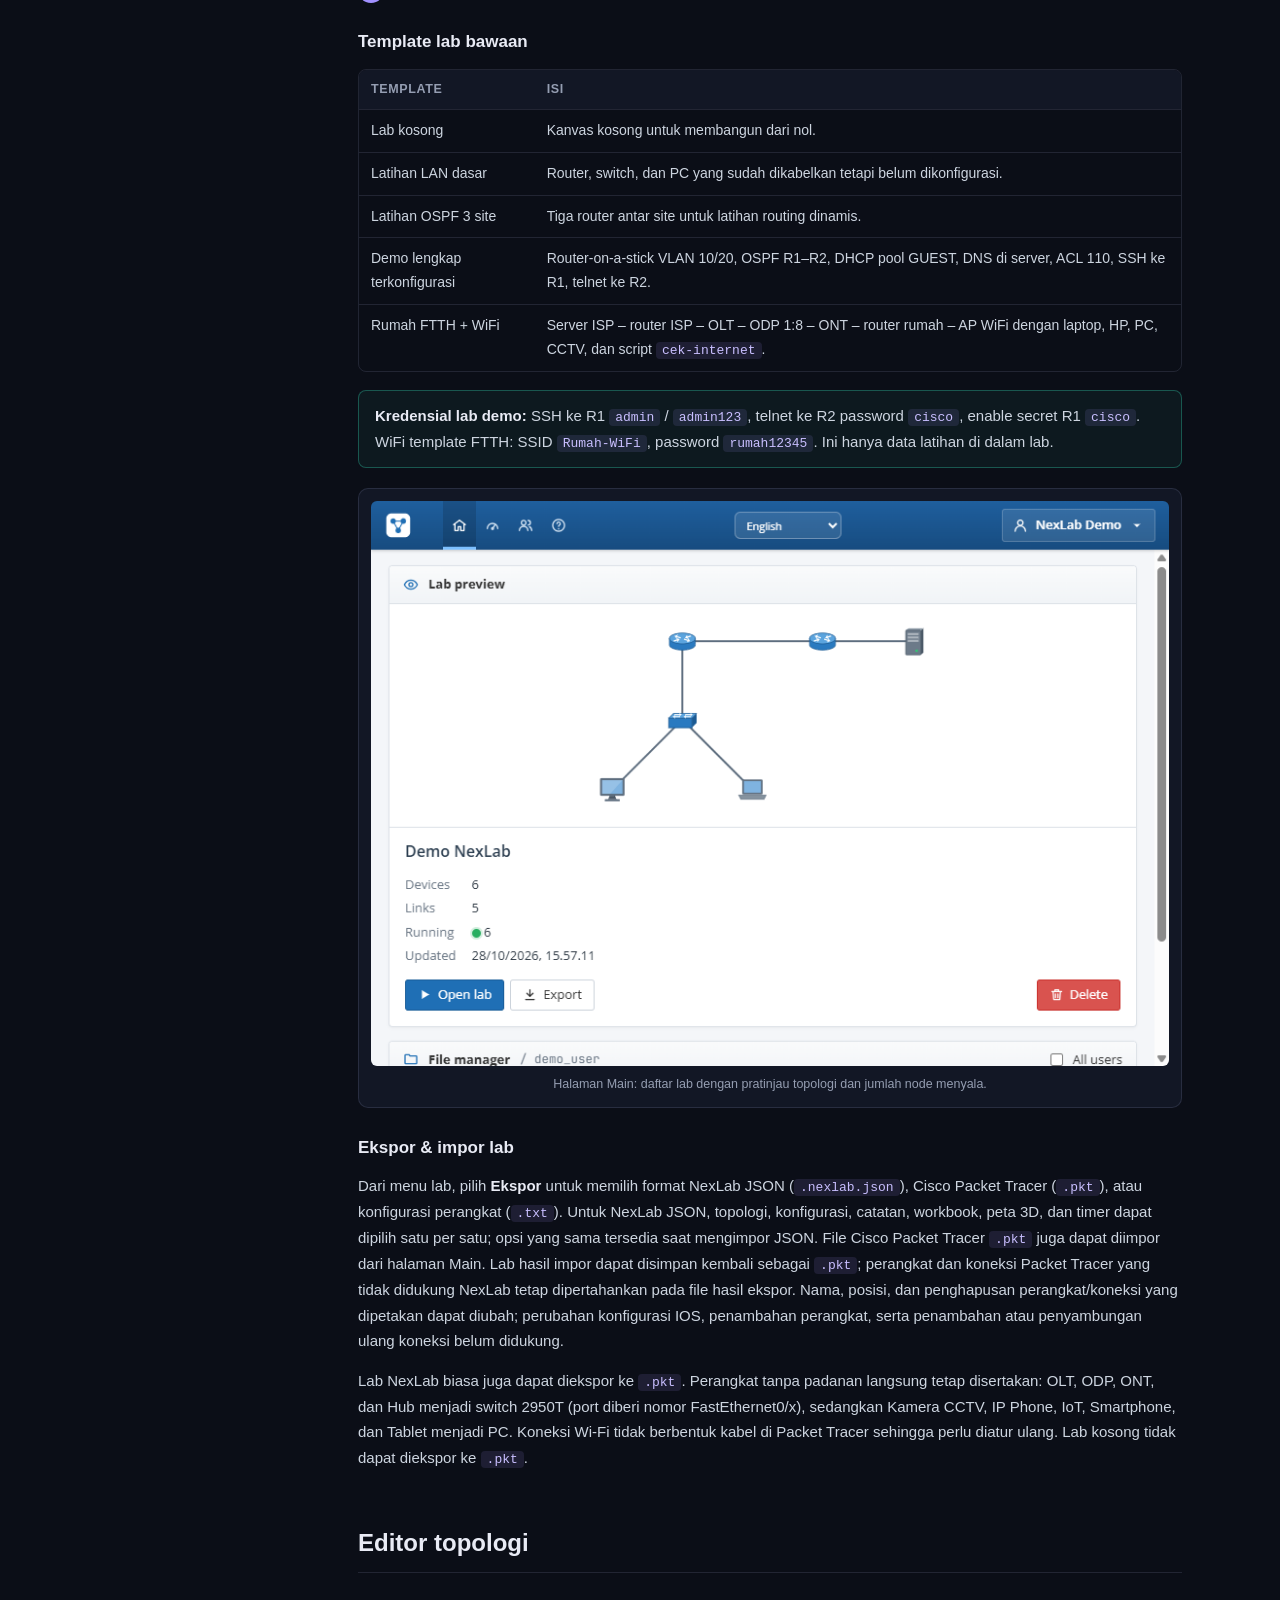
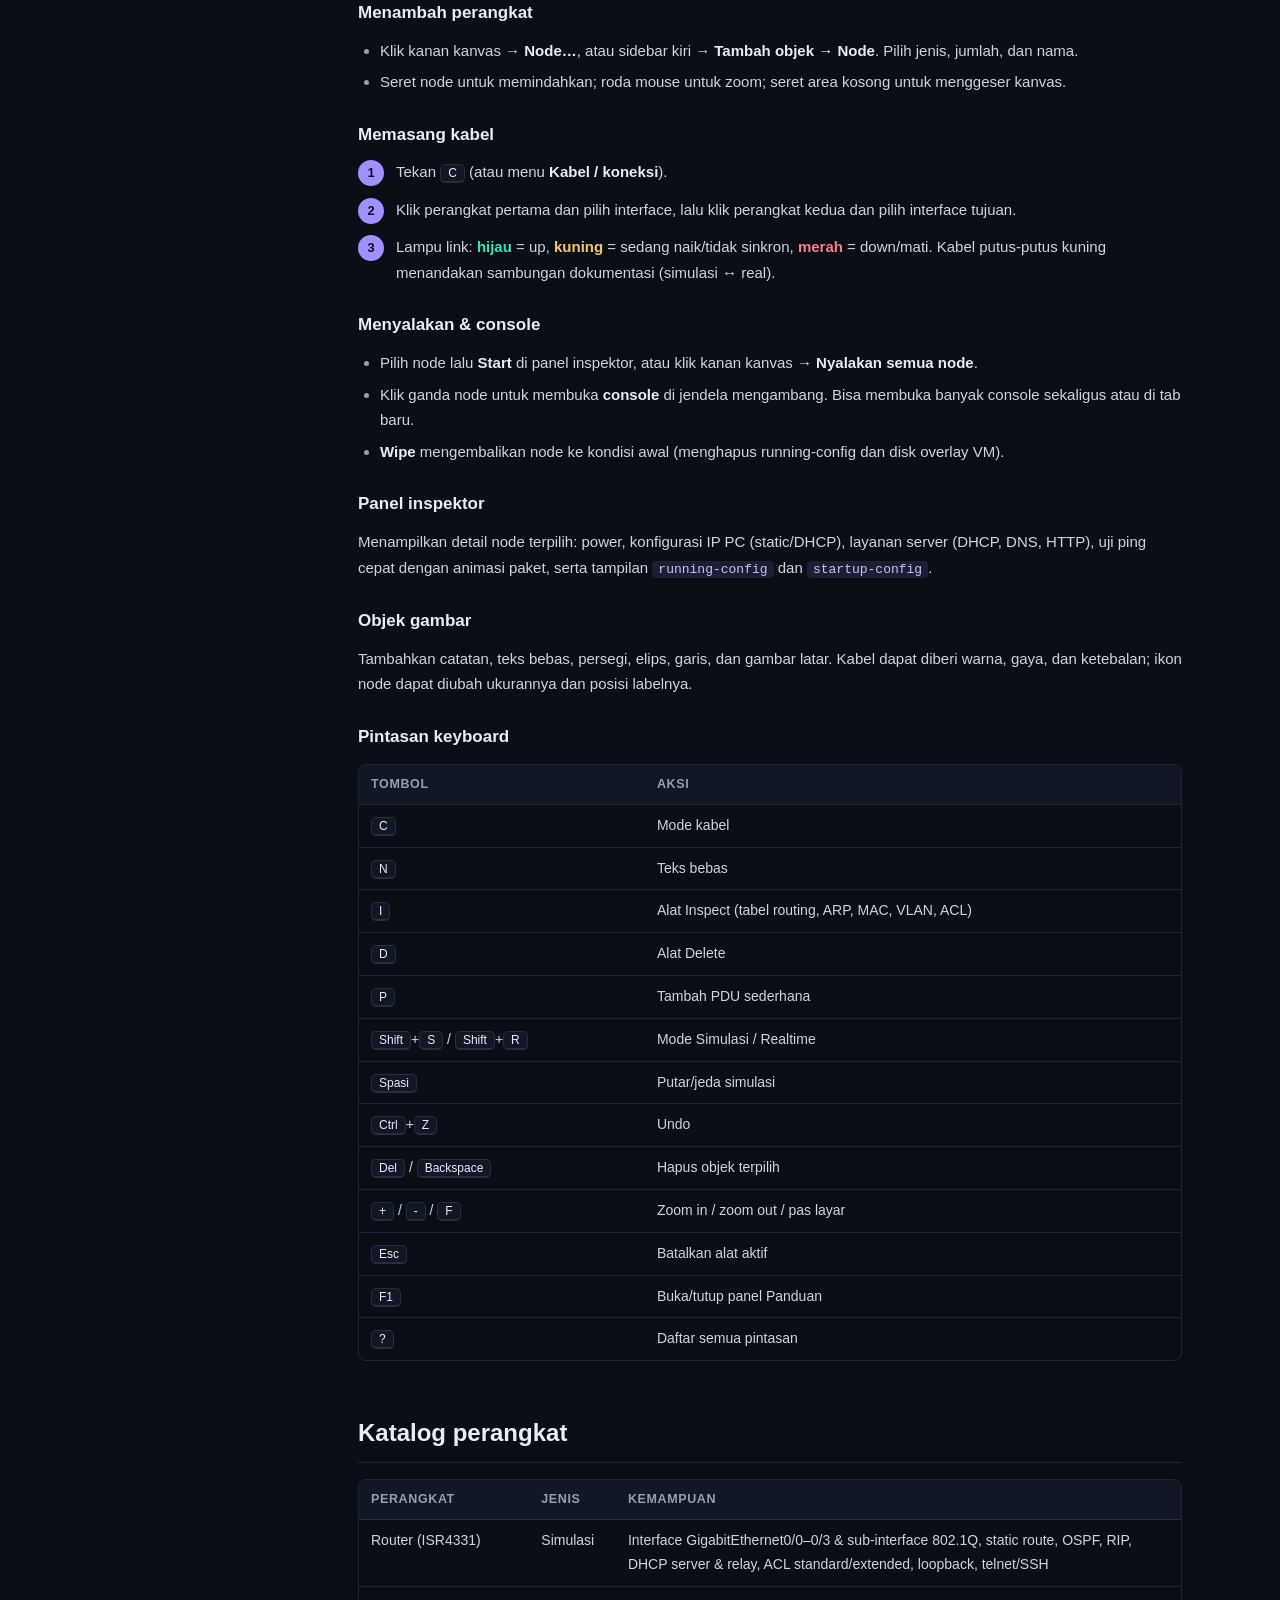
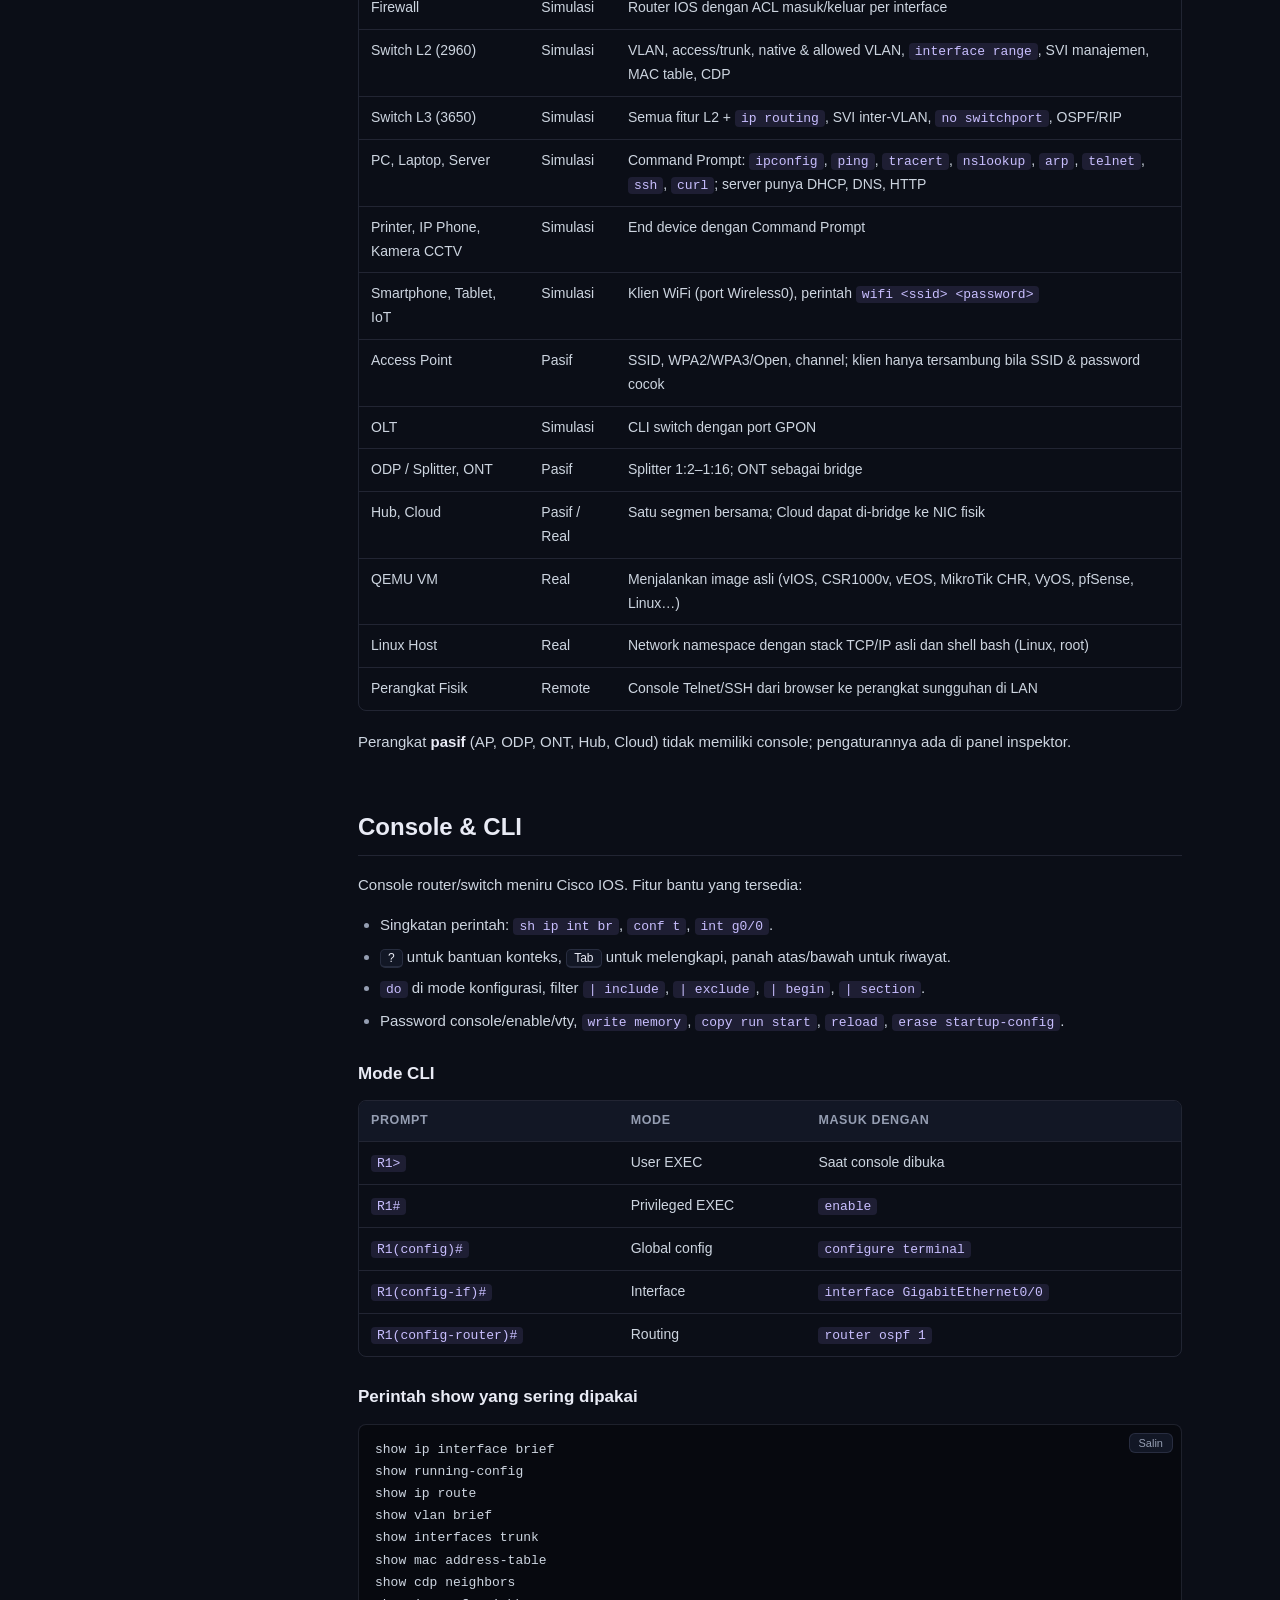
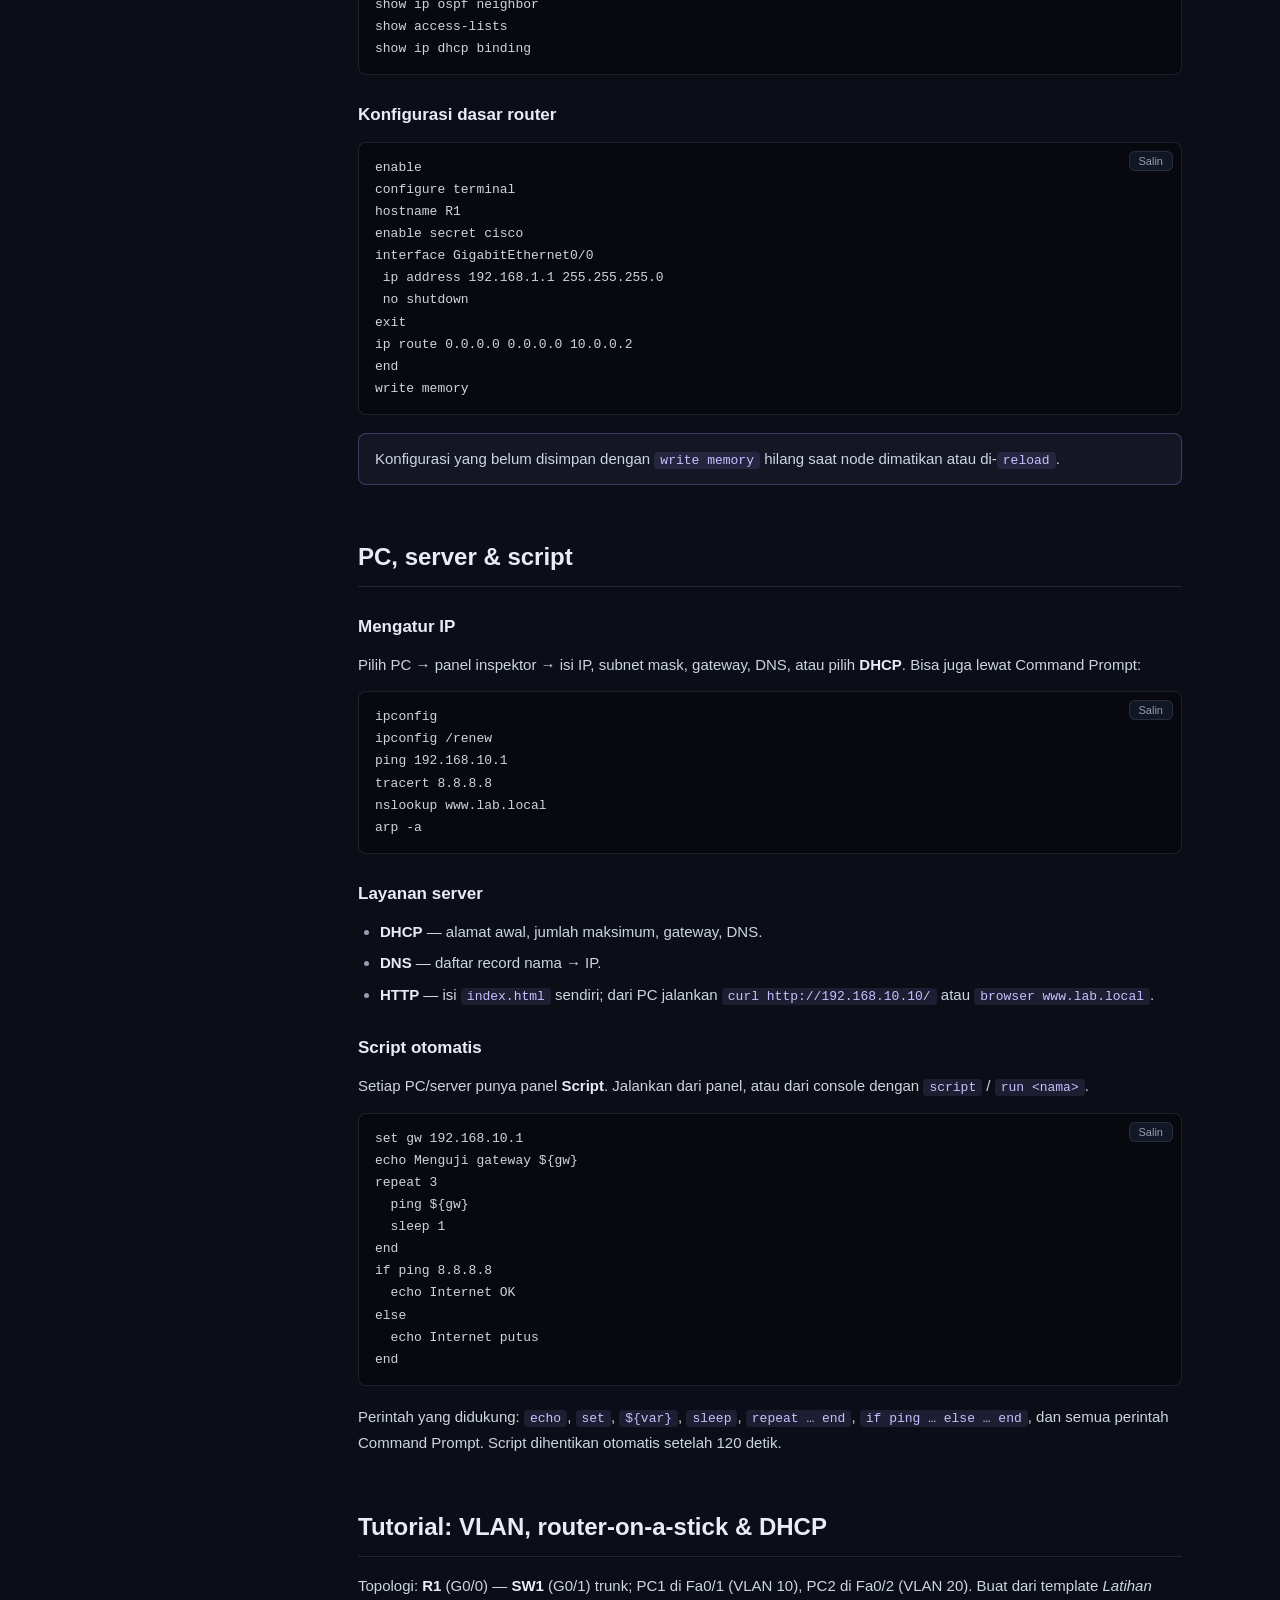
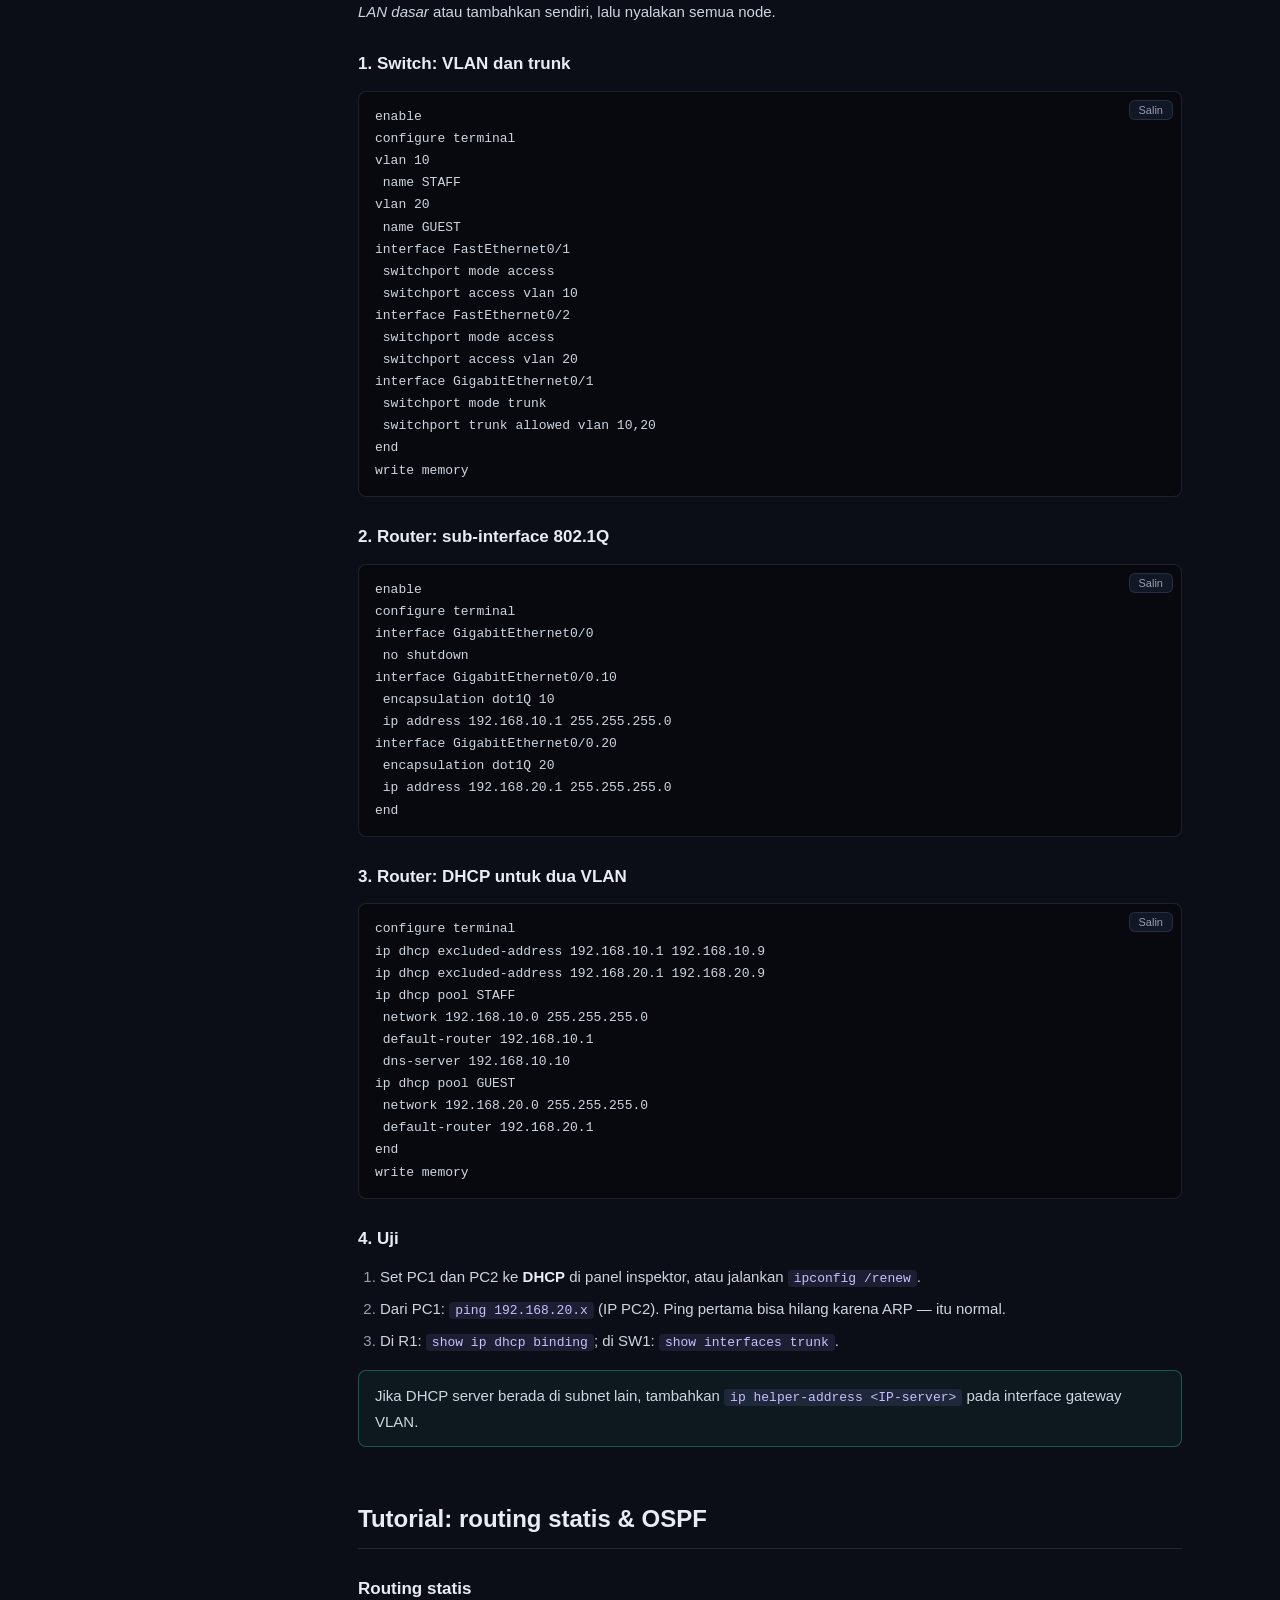
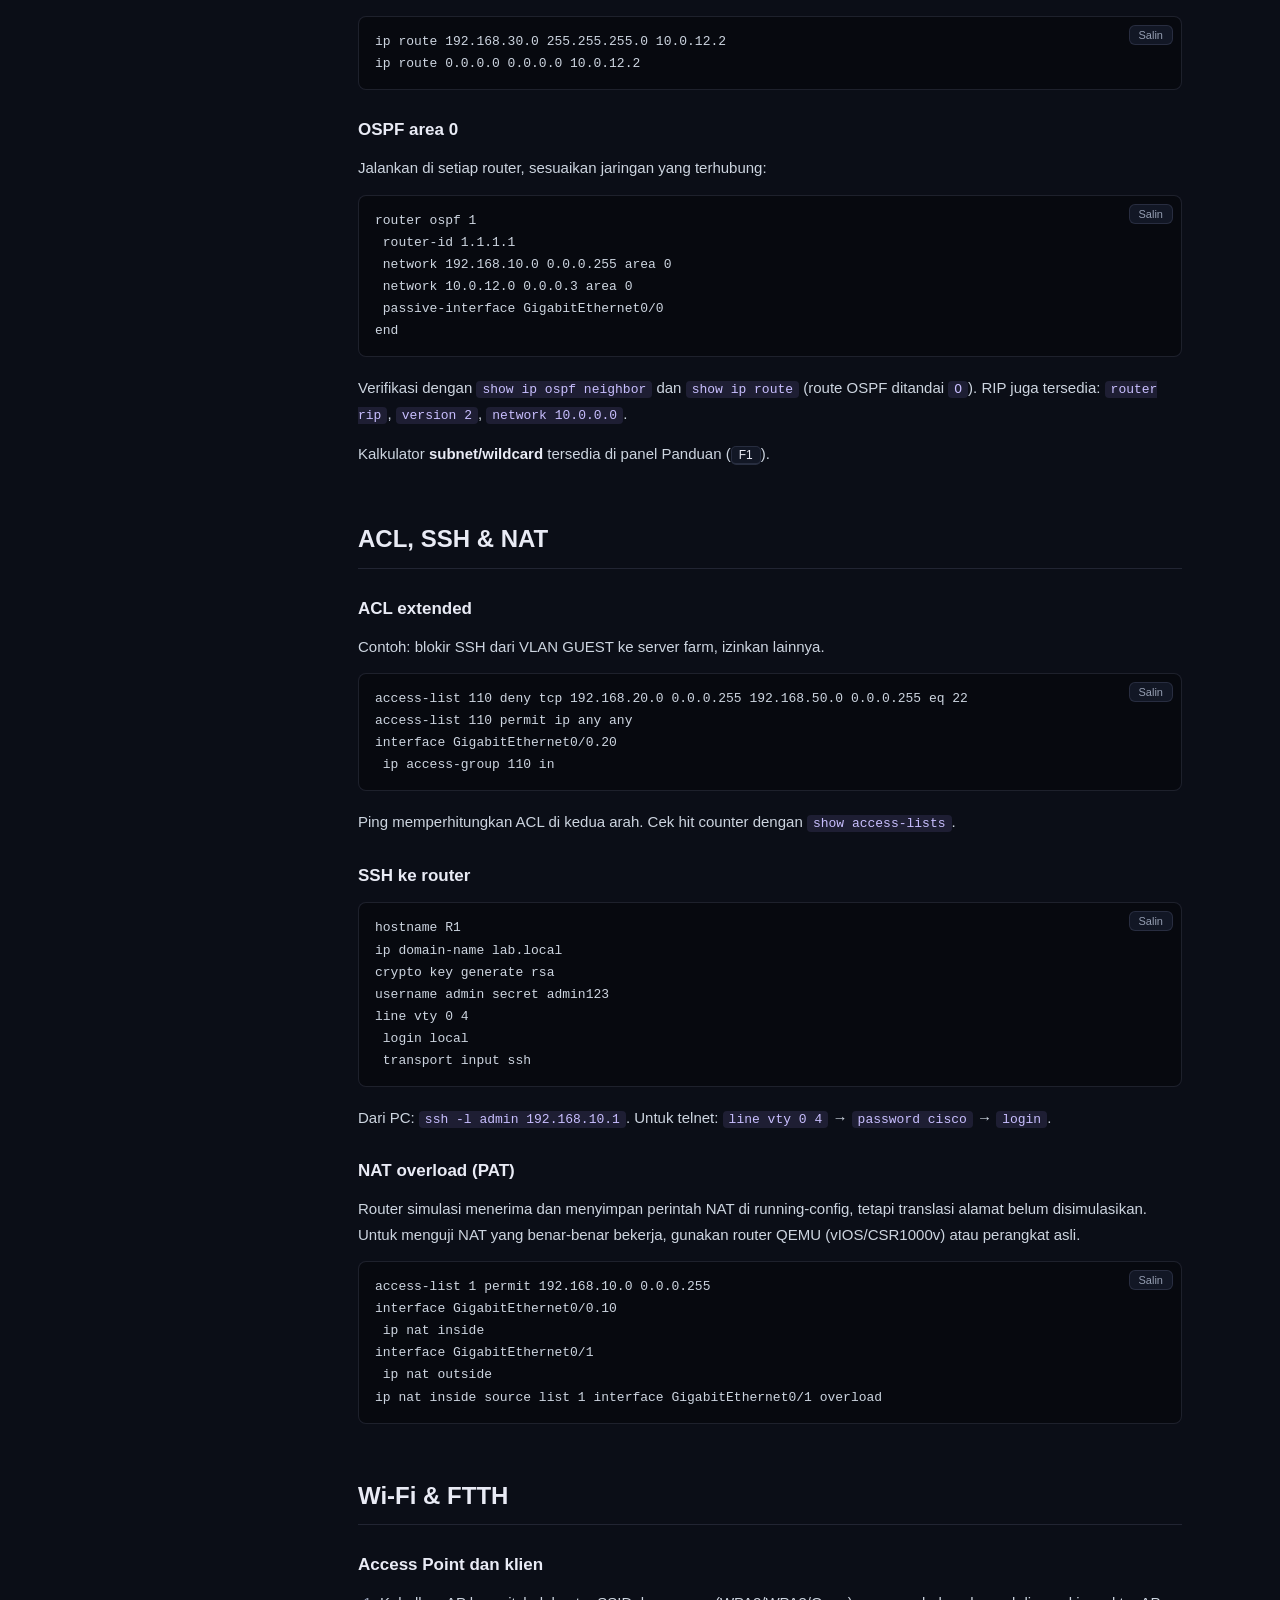
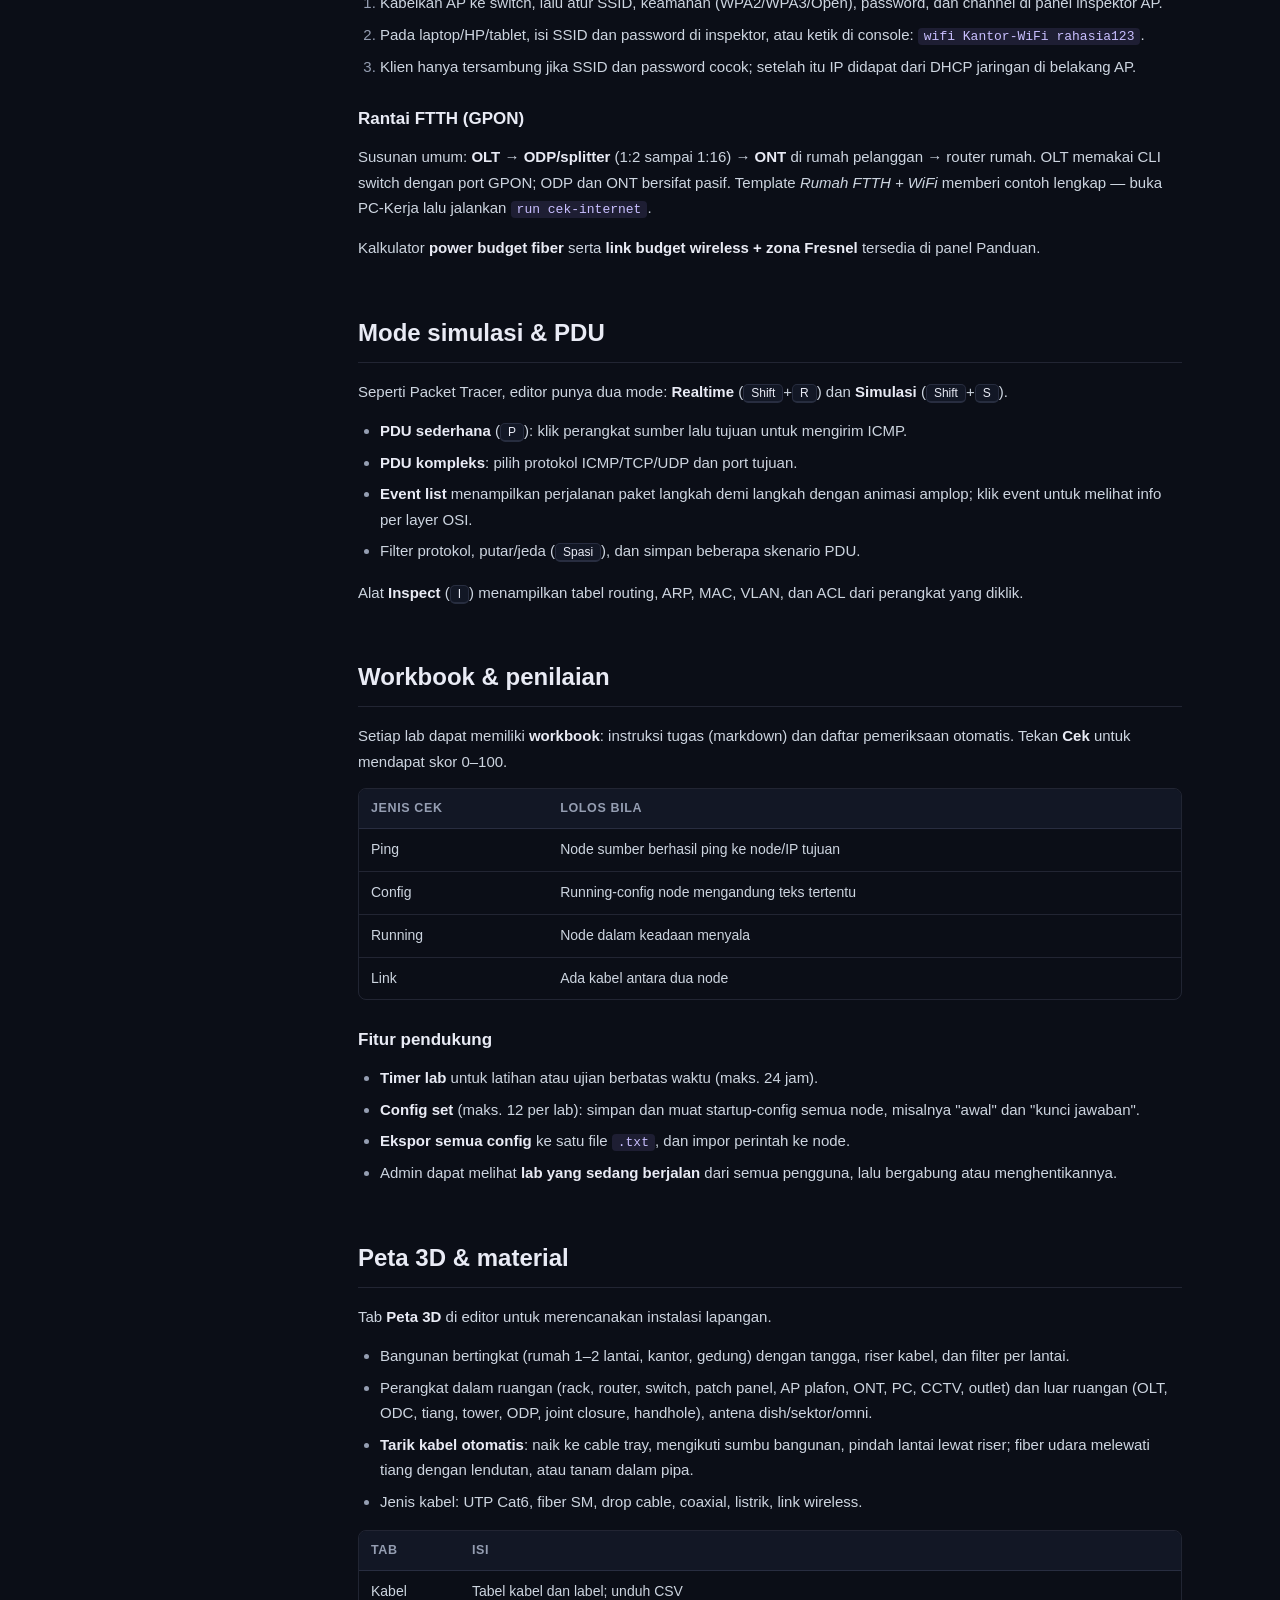
<file: WebSite/document.html>
<!doctype html>
<html lang="id">
<head>
  <meta charset="utf-8"/>
  <meta http-equiv="Content-Security-Policy" content="default-src 'self'; script-src 'self'; style-src 'self' 'unsafe-inline'; img-src 'self' data:; connect-src 'self' https://abacus.jasoncameron.dev; object-src 'none'; base-uri 'self'; form-action 'self'; upgrade-insecure-requests">
  <meta name="referrer" content="strict-origin-when-cross-origin">
  <meta name="viewport" content="width=device-width, initial-scale=1"/>
  <meta name="theme-color" content="#0b0e17"/>
  <meta name="description" content="Dokumentasi lengkap NexLab — instalasi, editor topologi, CLI, simulasi, perangkat real, peta 3D, dan pemecahan masalah."/>
  <meta name="author" content="Adi Susilo"/>
  <title>NexLab Documentasi</title>
  <link rel="icon" href="data:image/svg+xml,%3Csvg xmlns='http://www.w3.org/2000/svg' viewBox='0 0 36 36'%3E%3Cpath d='M8 10.5 28 10.5 18 27Z' fill='none' stroke='%23a190ff' stroke-width='2'/%3E%3Ccircle cx='8' cy='10.5' r='3.5' fill='%23a190ff'/%3E%3Ccircle cx='28' cy='10.5' r='3.5' fill='%23a190ff'/%3E%3Ccircle cx='18' cy='27' r='3.5' fill='%2337e6bd'/%3E%3C/svg%3E">
  <style>
    :root {
      --bg: #0b0e17;
      --bg-elev: #121725;
      --bg-soft: #161c2c;
      --text: #e9ebf5;
      --body: #cdd5e0;
      --muted: #959eb2;
      --violet: #a190ff;
      --teal: #37e6bd;
      --amber: #f5c86b;
      --red: #f57e8b;
      --border: rgba(195,205,255,.12);
      --code-bg: rgba(0,0,0,.32);
    }
    * { margin: 0; padding: 0; box-sizing: border-box; }
    html { scroll-behavior: smooth; scroll-padding-top: 80px; }
    body { font-family: "Segoe UI", Roboto, "Helvetica Neue", Arial, sans-serif; background: var(--bg); color: var(--text); line-height: 1.7; }
    a { color: var(--violet); }
    header.doc-header { position: sticky; top: 0; z-index: 20; display: flex; align-items: center; gap: 16px; padding: 14px 24px; border-bottom: 1px solid var(--border); background: rgba(18,23,37,.94); backdrop-filter: blur(8px); }
    .brand { display: flex; align-items: center; gap: 10px; text-decoration: none; color: inherit; font-weight: 700; font-size: 18px; }
    .brand svg { width: 28px; height: 28px; fill: none; stroke: var(--violet); stroke-width: 2; }
    .brand svg circle { fill: var(--violet); stroke: none; }
    .brand b { color: var(--violet); }
    .doc-tag { color: var(--muted); font-size: 12px; letter-spacing: .12em; text-transform: uppercase; border-left: 1px solid var(--border); padding-left: 14px; }
    .header-links { margin-left: auto; display: flex; gap: 10px; align-items: center; }
    .btn { display: inline-flex; align-items: center; gap: 6px; padding: 8px 14px; border-radius: 8px; font-size: 13px; font-weight: 600; text-decoration: none; border: 1px solid var(--border); color: var(--text); background: transparent; cursor: pointer; }
    .btn:hover { border-color: var(--violet); }
    .btn.primary { background: var(--violet); border-color: var(--violet); color: #12101f; }
    .toc-toggle { display: none; }
    .layout { display: grid; grid-template-columns: 260px minmax(0, 1fr); max-width: 1180px; margin: 0 auto; }
    aside.toc { position: sticky; top: 61px; height: calc(100vh - 61px); overflow-y: auto; padding: 24px 18px 40px 24px; border-right: 1px solid var(--border); }
    .toc-search { width: 100%; padding: 8px 10px; margin-bottom: 16px; border-radius: 8px; border: 1px solid var(--border); background: var(--bg-elev); color: var(--text); font-size: 13px; }
    .toc-group { color: var(--muted); font-size: 11px; letter-spacing: .12em; text-transform: uppercase; margin: 18px 0 6px; }
    aside.toc ul { list-style: none; }
    aside.toc a { display: block; padding: 4px 10px; border-left: 2px solid transparent; color: var(--muted); text-decoration: none; font-size: 13.5px; }
    aside.toc a:hover { color: var(--text); }
    aside.toc a.active { color: var(--violet); border-left-color: var(--violet); background: rgba(161,144,255,.07); }
    main.doc-main { min-width: 0; padding: 40px 48px 80px; }
    .hero { padding: 28px 30px; border: 1px solid var(--border); border-radius: 14px; background: linear-gradient(140deg, rgba(40,36,80,.6), rgba(18,26,36,.9)); margin-bottom: 36px; }
    .hero h1 { font-size: 34px; letter-spacing: -.6px; line-height: 1.2; margin-bottom: 10px; }
    .hero p { color: var(--body); max-width: 640px; }
    .hero .actions { display: flex; flex-wrap: wrap; gap: 10px; margin-top: 18px; }
    section.doc { padding-top: 8px; margin-bottom: 44px; }
    h2 { font-size: 24px; margin-bottom: 16px; padding-bottom: 8px; border-bottom: 1px solid var(--border); }
    h3 { font-size: 17px; margin: 26px 0 10px; }
    h4 { font-size: 15px; margin: 18px 0 8px; color: var(--body); }
    p { margin-bottom: 14px; color: var(--body); font-size: 15px; }
    ul, ol { margin: 8px 0 16px 22px; color: var(--body); font-size: 15px; }
    li { margin-bottom: 6px; }
    li::marker { color: var(--muted); }
    b, strong { color: var(--text); }
    code { font-family: "JetBrains Mono", "Fira Code", Consolas, monospace; background: rgba(161,144,255,.12); padding: 1px 6px; border-radius: 4px; color: #c9bfff; font-size: 13px; overflow-wrap: anywhere; }
    pre { position: relative; background: var(--code-bg); border: 1px solid var(--border); border-radius: 8px; padding: 14px 16px; overflow-x: auto; margin: 12px 0 18px; }
    pre code { background: none; padding: 0; color: var(--body); font-size: 13px; line-height: 1.6; overflow-wrap: normal; }
    .copy { position: absolute; top: 8px; right: 8px; padding: 3px 9px; font-size: 11px; border-radius: 6px; border: 1px solid var(--border); background: var(--bg-elev); color: var(--muted); cursor: pointer; }
    .copy:hover { color: var(--text); }
    kbd { font-family: inherit; font-size: 12px; padding: 1px 7px; border: 1px solid var(--border); border-bottom-width: 2px; border-radius: 5px; background: var(--bg-elev); color: var(--text); white-space: nowrap; }
    .table-wrap { overflow-x: auto; margin: 12px 0 18px; border: 1px solid var(--border); border-radius: 8px; }
    table { width: 100%; border-collapse: collapse; font-size: 14px; }
    th, td { padding: 9px 12px; border-bottom: 1px solid var(--border); text-align: left; vertical-align: top; color: var(--body); }
    th { background: var(--bg-elev); color: var(--muted); font-weight: 600; font-size: 12.5px; text-transform: uppercase; letter-spacing: .05em; }
    tr:last-child td { border-bottom: 0; }
    .callout { border: 1px solid rgba(161,144,255,.3); background: rgba(161,144,255,.06); border-radius: 8px; padding: 12px 16px; margin: 16px 0; color: var(--body); font-size: 14.5px; }
    .callout.tip { border-color: rgba(55,230,189,.3); background: rgba(55,230,189,.05); }
    .callout.warn { border-color: rgba(245,126,139,.35); background: rgba(245,126,139,.06); }
    .callout p:last-child { margin-bottom: 0; }
    .os-grid { display: grid; grid-template-columns: repeat(3, minmax(0, 1fr)); gap: 12px; margin: 14px 0 20px; }
    .os-card { border: 1px solid var(--border); border-radius: 10px; padding: 14px 16px; background: var(--bg-elev); }
    .os-card b { display: block; margin-bottom: 2px; }
    .os-card small { color: var(--muted); display: block; margin-bottom: 8px; }
    .os-card code { font-size: 12px; }
    .steps { counter-reset: step; list-style: none; margin-left: 0; }
    .steps > li { counter-increment: step; position: relative; padding-left: 38px; margin-bottom: 12px; }
    .steps > li::before { content: counter(step); position: absolute; left: 0; top: 1px; width: 26px; height: 26px; border-radius: 50%; display: grid; place-items: center; font-size: 13px; font-weight: 700; color: #12101f; background: var(--violet); }
    figure { margin: 20px 0 24px; padding: 12px; border: 1px solid var(--border); border-radius: 10px; background: var(--bg-elev); text-align: center; }
    figure img { max-width: 100%; height: auto; border-radius: 6px; display: block; margin: 0 auto; }
    figcaption { color: var(--muted); font-size: 12.5px; margin-top: 8px; }
    details { border: 1px solid var(--border); border-radius: 8px; padding: 10px 14px; margin-bottom: 10px; background: var(--bg-elev); }
    details summary { cursor: pointer; font-weight: 600; color: var(--text); }
    details[open] summary { margin-bottom: 8px; }
    details p:last-child, details ul:last-child { margin-bottom: 0; }
    .release { border: 1px solid var(--border); border-radius: 10px; background: var(--bg-elev); padding: 16px 18px; margin: 0 0 14px; }
    .release header { display: flex; flex-wrap: wrap; align-items: baseline; gap: 8px 12px; margin-bottom: 8px; }
    .release h3 { margin: 0; font-size: 17px; }
    .release time { color: var(--muted); font-size: 13px; }
    .release ul { margin-bottom: 0; }
    .release h4 { margin: 12px 0 4px; font-size: 13px; text-transform: uppercase; letter-spacing: .06em; color: var(--muted); }
    .badge { display: inline-block; padding: 1px 8px; border-radius: 999px; font-size: 11.5px; font-weight: 700; background: rgba(55,230,189,.15); color: var(--teal); border: 1px solid rgba(55,230,189,.35); }
    .whatsnew { display: flex; flex-wrap: wrap; align-items: center; gap: 8px 12px; margin-top: 16px; padding: 10px 14px; border-radius: 10px; border: 1px solid rgba(55,230,189,.3); background: rgba(55,230,189,.06); color: var(--body); font-size: 14px; }
    .whatsnew a { font-weight: 600; }
    .hidden-by-search { display: none !important; }
    .no-result { display: none; color: var(--muted); font-size: 13px; padding: 4px 10px; }
    footer.doc-footer { border-top: 1px solid var(--border); padding: 20px 24px; text-align: center; color: var(--muted); font-size: 12.5px; }
    @media (max-width: 900px) {
      .layout { grid-template-columns: 1fr; }
      aside.toc { position: fixed; z-index: 15; top: 57px; left: 0; width: min(300px, 86vw); height: calc(100vh - 57px); background: var(--bg-elev); transform: translateX(-100%); transition: transform .2s ease; }
      aside.toc.open { transform: none; box-shadow: 20px 0 40px rgba(0,0,0,.4); }
      .toc-toggle { display: inline-flex; }
      .doc-tag { display: none; }
      main.doc-main { padding: 24px 16px 60px; }
      .hero { padding: 20px 18px; }
      .hero h1 { font-size: 26px; }
      .os-grid { grid-template-columns: 1fr; }
      .header-links .btn:not(.toc-toggle):not(.primary) { display: none; }
      header.doc-header { padding: 12px 16px; }
    }
  </style>
  <script src="config.js"></script>
  <script src="tracking.js" defer></script>
  <script src="doc.js" defer></script>
</head>
<body>
  <header class="doc-header">
    <button class="btn toc-toggle" type="button" id="toc-toggle" aria-expanded="false" aria-controls="toc">☰ Isi</button>
    <a class="brand" href="index.html" aria-label="NexLab beranda">
      <svg viewBox="0 0 36 36" aria-hidden="true"><path d="M8 10.5 28 10.5 18 27Z"/><circle cx="8" cy="10.5" r="3.5"/><circle cx="28" cy="10.5" r="3.5"/><circle cx="18" cy="27" r="3.5"/></svg>
      <span>Nex<b>Lab</b></span>
    </a>
    <span class="doc-tag">Dokumentasi</span>
    <div class="header-links">
      <a class="btn" href="index.html">Beranda</a>
      <a class="btn primary" href="index.html#download">↓ Download</a>
    </div>
  </header>

  <div class="layout">
    <aside class="toc" id="toc" aria-label="Daftar isi">
      <input class="toc-search" id="toc-search" type="search" placeholder="Cari topik… (mis. VLAN, DHCP)" aria-label="Cari topik dokumentasi">
      <div class="toc-group">Mulai</div>
      <ul>
        <li><a href="#pengenalan">Pengenalan</a></li>
        <li><a href="#kebutuhan">Kebutuhan sistem</a></li>
        <li><a href="#instalasi">Download &amp; instalasi</a></li>
        <li><a href="#menjalankan">Menjalankan NexLab</a></li>
        <li><a href="#memulai">Akun &amp; lab pertama</a></li>
      </ul>
      <div class="toc-group">Membangun lab</div>
      <ul>
        <li><a href="#editor">Editor topologi</a></li>
        <li><a href="#perangkat">Katalog perangkat</a></li>
        <li><a href="#cli">Console &amp; CLI</a></li>
        <li><a href="#end-device">PC, server &amp; script</a></li>
        <li><a href="#tutorial">Tutorial: VLAN &amp; DHCP</a></li>
        <li><a href="#routing">Tutorial: OSPF</a></li>
        <li><a href="#acl">ACL, SSH &amp; NAT</a></li>
        <li><a href="#wireless">Wi-Fi &amp; FTTH</a></li>
      </ul>
      <div class="toc-group">Fitur lanjutan</div>
      <ul>
        <li><a href="#simulasi">Mode simulasi &amp; PDU</a></li>
        <li><a href="#workbook">Workbook &amp; penilaian</a></li>
        <li><a href="#peta3d">Peta 3D &amp; material</a></li>
        <li><a href="#claude">Integrasi Claude AI</a></li>
        <li><a href="#real">Perangkat real &amp; QEMU</a></li>
        <li><a href="#fisik">Perangkat fisik</a></li>
      </ul>
      <div class="toc-group">Administrasi</div>
      <ul>
        <li><a href="#sistem">Status sistem &amp; update</a></li>
        <li><a href="#pengguna">Manajemen pengguna</a></li>
        <li><a href="#jaringan">Akses dari jaringan</a></li>
        <li><a href="#data">Data &amp; cadangan</a></li>
        <li><a href="#masalah">Pemecahan masalah</a></li>
        <li><a href="#faq">FAQ</a></li>
        <li><a href="#pembaruan">Riwayat pembaruan</a></li>
        <li><a href="#dukungan">Donasi &amp; masukan</a></li>
      </ul>
      <p class="no-result" id="no-result">Topik tidak ditemukan.</p>
    </aside>

    <main class="doc-main" id="main">
      <div class="hero">
        <h1>Dokumentasi NexLab</h1>
        <p>Panduan lengkap memasang NexLab, membangun topologi jaringan, mengonfigurasi perangkat lewat CLI, menjalankan simulasi, sampai menghubungkan lab ke perangkat sungguhan.</p>
        <div class="actions">
          <a class="btn primary" href="#instalasi">Mulai instalasi →</a>
          <a class="btn" href="#tutorial">Tutorial pertama</a>
          <a class="btn" href="#masalah">Pemecahan masalah</a>
        </div>
        <div class="whatsnew"><span class="badge">Baru · v1.4.15</span><span>VM QEMU kini bisa saling ping dengan switch, router, dan PC simulasi.</span><a href="#pembaruan">Lihat semua pembaruan →</a></div>
      </div>

      <!-- ===================================================== PENGENALAN -->
      <section class="doc" id="pengenalan">
        <h2>Pengenalan</h2>
        <p><b>NexLab</b> adalah lab jaringan pribadi yang berjalan di komputer Anda sendiri dan dibuka lewat browser. Gaya kerjanya memadukan editor topologi ala Packet Tracer dengan kemampuan node real ala PNETLab.</p>
        <p>NexLab terdiri dari dua bagian yang terpasang sekaligus oleh installer:</p>
        <ul>
          <li><b>Server NexLab</b> — aplikasi yang berjalan di komputer Anda. Server menyimpan akun dan lab, menjalankan mesin simulasi jaringan, serta melayani console perangkat.</li>
          <li><b>Antarmuka web</b> — dibuka di browser (Chrome, Edge, Firefox, Safari). Bisa dari komputer yang sama, atau dari laptop/HP lain di jaringan yang sama.</li>
        </ul>
        <h3>Dua jenis node</h3>
        <div class="table-wrap"><table>
          <thead><tr><th>Jenis</th><th>Contoh</th><th>Sifat</th></tr></thead>
          <tbody>
            <tr><td><b>Simulasi</b></td><td>Router, switch, firewall, PC, server, AP, OLT</td><td>Emulasi CLI ala Cisco IOS. Sangat ringan (hampir 0 MB RAM per node), tanpa hak administrator, berjalan di semua OS.</td></tr>
            <tr><td><b>Real</b></td><td>QEMU VM, Linux Host, Cloud, Perangkat Fisik</td><td>Menjalankan sistem/paket sungguhan atau terhubung ke jaringan fisik. Beberapa fitur butuh Linux dengan hak root.</td></tr>
          </tbody>
        </table></div>
        <div class="callout"><p><b>Catatan jujur:</b> node simulasi adalah emulasi CLI, bukan IOS asli, dan tidak mengirim paket ke jaringan fisik. VM QEMU yang dikabelkan ke switch/router/PC simulasi dapat saling ping dengan perangkat simulasi (lihat <a href="#real">Perangkat real</a>). Untuk lalu lintas nyata, gunakan node QEMU/Linux Host yang dikabelkan ke node Cloud.</p></div>
        <figure>
          <img src="screenshots/app-topology.png" alt="Editor topologi NexLab dengan router, switch, dan PC" width="821" height="581" loading="lazy">
          <figcaption>Editor topologi: perangkat, kabel antar port, dan lampu status link.</figcaption>
        </figure>
      </section>

      <!-- ===================================================== KEBUTUHAN -->
      <section class="doc" id="kebutuhan">
        <h2>Kebutuhan sistem</h2>
        <div class="table-wrap"><table>
          <thead><tr><th>Komponen</th><th>Minimum</th><th>Disarankan</th></tr></thead>
          <tbody>
            <tr><td>Sistem operasi</td><td>Windows 10/11 x64, macOS 12+ (Intel/Apple Silicon), Linux x86_64 berbasis glibc</td><td>Versi terbaru dengan pembaruan keamanan</td></tr>
            <tr><td>RAM</td><td>2 GB (lab simulasi, ±60 MB untuk NexLab)</td><td>8 GB+ bila menjalankan QEMU VM</td></tr>
            <tr><td>Penyimpanan</td><td>300 MB untuk aplikasi</td><td>Tambahan sesuai ukuran image QEMU</td></tr>
            <tr><td>Browser</td><td>Chrome/Edge/Firefox/Safari versi terkini</td><td>Layar ≥ 1280 px untuk editor</td></tr>
          </tbody>
        </table></div>
        <p>Python atau dependensi lain <b>tidak perlu dipasang</b> — semuanya sudah termasuk di dalam paket aplikasi.</p>
        <p>Untuk fitur real (opsional): Linux dengan hak root dan <code>iproute2</code>; untuk VM tambahkan <code>qemu-system-x86</code> dan <code>qemu-utils</code>, sebaiknya CPU dengan dukungan KVM. Di Windows/macOS, QEMU dapat dipasang terpisah dan dipakai dengan jaringan NAT.</p>
      </section>

      <!-- ===================================================== INSTALASI -->
      <section class="doc" id="instalasi">
        <h2>Download &amp; instalasi</h2>
        <p>Unduh installer sesuai sistem operasi dari bagian <a href="index.html#download">Download di website NexLab</a>. Installer berukuran kecil: saat dijalankan, ia mengambil paket aplikasi resmi, <b>memverifikasi checksum SHA-256</b>, memasang NexLab, membuat shortcut, lalu membukanya.</p>
        <div class="os-grid">
          <div class="os-card"><b>Windows 10 / 11</b><small>x64</small><code>NexLab-Setup-Windows.cmd</code></div>
          <div class="os-card"><b>macOS</b><small>Apple Silicon &amp; Intel</small><code>NexLab-Setup-macOS.command</code></div>
          <div class="os-card"><b>Linux</b><small>x86_64, tanpa root</small><code>NexLab-Setup-Linux.sh</code></div>
        </div>
        <p><a class="btn primary" href="index.html#download">↓ Buka halaman download</a></p>

        <h3>Windows</h3>
        <ol class="steps">
          <li>Klik <b>Windows 10 / 11</b> di halaman download untuk mengunduh <code>NexLab-Setup-Windows.cmd</code>.</li>
          <li>Buka folder <b>Downloads</b> dan klik ganda file tersebut. Jika muncul <i>Windows protected your PC</i> (SmartScreen), pilih <b>More info → Run anyway</b>.</li>
          <li>Tunggu jendela installer selesai mengunduh dan memverifikasi paket. NexLab dipasang di <code>%LOCALAPPDATA%\Programs\NexLab</code>.</li>
          <li>Shortcut <b>NexLab</b> dibuat di Desktop dan Start Menu, lalu aplikasi terbuka otomatis di browser.</li>
          <li>Jika Windows Firewall bertanya, pilih <b>Allow access</b> agar NexLab bisa dibuka dari perangkat lain di jaringan.</li>
        </ol>

        <h3>macOS</h3>
        <ol class="steps">
          <li>Klik <b>macOS</b> di halaman download untuk mengunduh <code>NexLab-Setup-macOS.command</code>.</li>
          <li>Buka aplikasi <b>Terminal</b>, lalu jalankan (sesuaikan bila folder unduhan berbeda):
            <pre><code>bash ~/Downloads/NexLab-Setup-macOS.command</code></pre></li>
          <li>Installer memilih paket sesuai prosesor (Apple Silicon atau Intel), memasang <code>NexLab.app</code> di <code>~/Applications</code>, membuat alias di Desktop, lalu membukanya.</li>
          <li>Aplikasi belum ditandatangani Apple. Jika muncul peringatan, klik kanan <code>NexLab.app</code> → <b>Open</b> → <b>Open</b>, atau izinkan lewat <b>System Settings → Privacy &amp; Security → Open Anyway</b>.</li>
        </ol>

        <h3>Linux</h3>
        <ol class="steps">
          <li>Klik <b>Linux</b> di halaman download untuk mengunduh <code>NexLab-Setup-Linux.sh</code>.</li>
          <li>Pastikan alat dasar tersedia (biasanya sudah ada). Contoh untuk Ubuntu/Debian:
            <pre><code>sudo apt install curl tar coreutils procps</code></pre></li>
          <li>Jalankan installer sebagai pengguna biasa (tanpa <code>sudo</code>):
            <pre><code>bash ~/Downloads/NexLab-Setup-Linux.sh</code></pre></li>
          <li>NexLab dipasang di <code>~/.local/opt/nexlab</code>, perintah <code>nexlab</code> dibuat di <code>~/.local/bin</code>, serta pintasan di menu aplikasi dan Desktop.</li>
        </ol>

        <h3>Memperbarui &amp; menghapus</h3>
        <ul>
          <li><b>Memperbarui:</b> tutup NexLab, unduh installer terbaru dari website, lalu jalankan lagi. Di Windows, admin juga dapat memperbarui langsung dari <a href="#sistem">Status sistem</a>. Data lab dan akun tidak ikut terhapus.</li>
          <li><b>Menghapus aplikasi:</b> hapus folder instalasi (<code>%LOCALAPPDATA%\Programs\NexLab</code>, <code>~/Applications/NexLab.app</code>, atau <code>~/.local/opt/nexlab</code>) beserta shortcut-nya. Hapus juga <a href="#data">folder data</a> bila ingin menghapus seluruh lab.</li>
        </ul>
      </section>

      <!-- ===================================================== MENJALANKAN -->
      <section class="doc" id="menjalankan">
        <h2>Menjalankan NexLab</h2>
        <p>Buka NexLab dari shortcut Desktop/Start Menu (Windows), <code>NexLab.app</code> (macOS), atau menu aplikasi / perintah <code>nexlab</code> (Linux). Server berjalan, animasi pembuka diputar, lalu browser membuka dashboard.</p>
        <ul>
          <li>Alamat lokal: <code>http://localhost:8080/</code></li>
          <li>Alamat untuk perangkat lain di jaringan yang sama tampil di jendela server dan di halaman <b>Status sistem</b>, misalnya <code>http://192.168.1.20:8080/</code>.</li>
          <li>Menutup jendela server (atau <kbd>Ctrl</kbd>+<kbd>C</kbd>) menghentikan NexLab. Lab tersimpan otomatis.</li>
        </ul>
        <h3>Opsi baris perintah</h3>
        <p>Aplikasi menerima opsi berikut bila dijalankan dari terminal:</p>
        <div class="table-wrap"><table>
          <thead><tr><th>Opsi</th><th>Fungsi</th></tr></thead>
          <tbody>
            <tr><td><code>--port 8090</code></td><td>Ganti port bila 8080 sudah dipakai aplikasi lain.</td></tr>
            <tr><td><code>--host 127.0.0.1</code></td><td>Hanya bisa dibuka dari komputer ini (default <code>0.0.0.0</code> = semua jaringan).</td></tr>
            <tr><td><code>--data &lt;folder&gt;</code></td><td>Lokasi database, image, dan file runtime.</td></tr>
            <tr><td><code>--cert file.pem --key key.pem</code></td><td>Aktifkan HTTPS dengan sertifikat sendiri.</td></tr>
            <tr><td><code>--open</code></td><td>Buka browser otomatis setelah server siap (dipakai shortcut).</td></tr>
          </tbody>
        </table></div>
        <p>Contoh di Linux: <code>nexlab --port 8090</code>. Variabel lingkungan <code>NEXLAB_PORT</code> dan <code>NEXLAB_DATA</code> juga dikenali.</p>
      </section>

      <!-- ===================================================== MEMULAI -->
      <section class="doc" id="memulai">
        <h2>Akun &amp; lab pertama</h2>
        <ol class="steps">
          <li>Di halaman login, pilih tab <b>Daftar</b>. Akun pertama yang dibuat otomatis menjadi <b>admin</b>.</li>
          <li>Username 3–32 karakter (huruf kecil, angka, <code>. _ -</code>), password minimal 6 karakter. Centang <b>Ingat saya 30 hari</b> agar tidak perlu login ulang.</li>
          <li>Di halaman <b>Main</b>, klik <b>Lab baru</b>, beri nama, lalu pilih template.</li>
          <li>Lab terbuka di editor. Semua perubahan disimpan otomatis.</li>
        </ol>
        <h3>Template lab bawaan</h3>
        <div class="table-wrap"><table>
          <thead><tr><th>Template</th><th>Isi</th></tr></thead>
          <tbody>
            <tr><td>Lab kosong</td><td>Kanvas kosong untuk membangun dari nol.</td></tr>
            <tr><td>Latihan LAN dasar</td><td>Router, switch, dan PC yang sudah dikabelkan tetapi belum dikonfigurasi.</td></tr>
            <tr><td>Latihan OSPF 3 site</td><td>Tiga router antar site untuk latihan routing dinamis.</td></tr>
            <tr><td>Demo lengkap terkonfigurasi</td><td>Router-on-a-stick VLAN 10/20, OSPF R1–R2, DHCP pool GUEST, DNS di server, ACL 110, SSH ke R1, telnet ke R2.</td></tr>
            <tr><td>Rumah FTTH + WiFi</td><td>Server ISP – router ISP – OLT – ODP 1:8 – ONT – router rumah – AP WiFi dengan laptop, HP, PC, CCTV, dan script <code>cek-internet</code>.</td></tr>
          </tbody>
        </table></div>
        <div class="callout tip"><p><b>Kredensial lab demo:</b> SSH ke R1 <code>admin</code> / <code>admin123</code>, telnet ke R2 password <code>cisco</code>, enable secret R1 <code>cisco</code>. WiFi template FTTH: SSID <code>Rumah-WiFi</code>, password <code>rumah12345</code>. Ini hanya data latihan di dalam lab.</p></div>
        <figure>
          <img src="screenshots/app-labs.png" alt="Halaman daftar lab NexLab" width="821" height="581" loading="lazy">
          <figcaption>Halaman Main: daftar lab dengan pratinjau topologi dan jumlah node menyala.</figcaption>
        </figure>
        <h3>Ekspor &amp; impor lab</h3>
        <p>Dari menu lab, pilih <b>Ekspor</b> untuk memilih format NexLab JSON (<code>.nexlab.json</code>), Cisco Packet Tracer (<code>.pkt</code>), atau konfigurasi perangkat (<code>.txt</code>). Untuk NexLab JSON, topologi, konfigurasi, catatan, workbook, peta 3D, dan timer dapat dipilih satu per satu; opsi yang sama tersedia saat mengimpor JSON. File Cisco Packet Tracer <code>.pkt</code> juga dapat diimpor dari halaman Main. Lab hasil impor dapat disimpan kembali sebagai <code>.pkt</code>; perangkat dan koneksi Packet Tracer yang tidak didukung NexLab tetap dipertahankan pada file hasil ekspor. Nama, posisi, dan penghapusan perangkat/koneksi yang dipetakan dapat diubah; perubahan konfigurasi IOS, penambahan perangkat, serta penambahan atau penyambungan ulang koneksi belum didukung.</p>
        <p>Lab NexLab biasa juga dapat diekspor ke <code>.pkt</code>. Perangkat tanpa padanan langsung tetap disertakan: OLT, ODP, ONT, dan Hub menjadi switch 2950T (port diberi nomor FastEthernet0/x), sedangkan Kamera CCTV, IP Phone, IoT, Smartphone, dan Tablet menjadi PC. Koneksi Wi-Fi tidak berbentuk kabel di Packet Tracer sehingga perlu diatur ulang. Lab kosong tidak dapat diekspor ke <code>.pkt</code>.</p>
      </section>

      <!-- ===================================================== EDITOR -->
      <section class="doc" id="editor">
        <h2>Editor topologi</h2>
        <h3>Menambah perangkat</h3>
        <ul>
          <li>Klik kanan kanvas → <b>Node…</b>, atau sidebar kiri → <b>Tambah objek → Node</b>. Pilih jenis, jumlah, dan nama.</li>
          <li>Seret node untuk memindahkan; roda mouse untuk zoom; seret area kosong untuk menggeser kanvas.</li>
        </ul>
        <h3>Memasang kabel</h3>
        <ol class="steps">
          <li>Tekan <kbd>C</kbd> (atau menu <b>Kabel / koneksi</b>).</li>
          <li>Klik perangkat pertama dan pilih interface, lalu klik perangkat kedua dan pilih interface tujuan.</li>
          <li>Lampu link: <b style="color:var(--teal)">hijau</b> = up, <b style="color:var(--amber)">kuning</b> = sedang naik/tidak sinkron, <b style="color:var(--red)">merah</b> = down/mati. Kabel putus-putus kuning menandakan sambungan dokumentasi (simulasi ↔ real).</li>
        </ol>
        <h3>Menyalakan &amp; console</h3>
        <ul>
          <li>Pilih node lalu <b>Start</b> di panel inspektor, atau klik kanan kanvas → <b>Nyalakan semua node</b>.</li>
          <li>Klik ganda node untuk membuka <b>console</b> di jendela mengambang. Bisa membuka banyak console sekaligus atau di tab baru.</li>
          <li><b>Wipe</b> mengembalikan node ke kondisi awal (menghapus running-config dan disk overlay VM).</li>
        </ul>
        <h3>Panel inspektor</h3>
        <p>Menampilkan detail node terpilih: power, konfigurasi IP PC (static/DHCP), layanan server (DHCP, DNS, HTTP), uji ping cepat dengan animasi paket, serta tampilan <code>running-config</code> dan <code>startup-config</code>.</p>
        <h3>Objek gambar</h3>
        <p>Tambahkan catatan, teks bebas, persegi, elips, garis, dan gambar latar. Kabel dapat diberi warna, gaya, dan ketebalan; ikon node dapat diubah ukurannya dan posisi labelnya.</p>
        <h3>Pintasan keyboard</h3>
        <div class="table-wrap"><table>
          <thead><tr><th>Tombol</th><th>Aksi</th></tr></thead>
          <tbody>
            <tr><td><kbd>C</kbd></td><td>Mode kabel</td></tr>
            <tr><td><kbd>N</kbd></td><td>Teks bebas</td></tr>
            <tr><td><kbd>I</kbd></td><td>Alat Inspect (tabel routing, ARP, MAC, VLAN, ACL)</td></tr>
            <tr><td><kbd>D</kbd></td><td>Alat Delete</td></tr>
            <tr><td><kbd>P</kbd></td><td>Tambah PDU sederhana</td></tr>
            <tr><td><kbd>Shift</kbd>+<kbd>S</kbd> / <kbd>Shift</kbd>+<kbd>R</kbd></td><td>Mode Simulasi / Realtime</td></tr>
            <tr><td><kbd>Spasi</kbd></td><td>Putar/jeda simulasi</td></tr>
            <tr><td><kbd>Ctrl</kbd>+<kbd>Z</kbd></td><td>Undo</td></tr>
            <tr><td><kbd>Del</kbd> / <kbd>Backspace</kbd></td><td>Hapus objek terpilih</td></tr>
            <tr><td><kbd>+</kbd> / <kbd>-</kbd> / <kbd>F</kbd></td><td>Zoom in / zoom out / pas layar</td></tr>
            <tr><td><kbd>Esc</kbd></td><td>Batalkan alat aktif</td></tr>
            <tr><td><kbd>F1</kbd></td><td>Buka/tutup panel Panduan</td></tr>
            <tr><td><kbd>?</kbd></td><td>Daftar semua pintasan</td></tr>
          </tbody>
        </table></div>
      </section>

      <!-- ===================================================== PERANGKAT -->
      <section class="doc" id="perangkat">
        <h2>Katalog perangkat</h2>
        <div class="table-wrap"><table>
          <thead><tr><th>Perangkat</th><th>Jenis</th><th>Kemampuan</th></tr></thead>
          <tbody>
            <tr><td>Router (ISR4331)</td><td>Simulasi</td><td>Interface GigabitEthernet0/0–0/3 &amp; sub-interface 802.1Q, static route, OSPF, RIP, DHCP server &amp; relay, ACL standard/extended, loopback, telnet/SSH</td></tr>
            <tr><td>Firewall</td><td>Simulasi</td><td>Router IOS dengan ACL masuk/keluar per interface</td></tr>
            <tr><td>Switch L2 (2960)</td><td>Simulasi</td><td>VLAN, access/trunk, native &amp; allowed VLAN, <code>interface range</code>, SVI manajemen, MAC table, CDP</td></tr>
            <tr><td>Switch L3 (3650)</td><td>Simulasi</td><td>Semua fitur L2 + <code>ip routing</code>, SVI inter-VLAN, <code>no switchport</code>, OSPF/RIP</td></tr>
            <tr><td>PC, Laptop, Server</td><td>Simulasi</td><td>Command Prompt: <code>ipconfig</code>, <code>ping</code>, <code>tracert</code>, <code>nslookup</code>, <code>arp</code>, <code>telnet</code>, <code>ssh</code>, <code>curl</code>; server punya DHCP, DNS, HTTP</td></tr>
            <tr><td>Printer, IP Phone, Kamera CCTV</td><td>Simulasi</td><td>End device dengan Command Prompt</td></tr>
            <tr><td>Smartphone, Tablet, IoT</td><td>Simulasi</td><td>Klien WiFi (port Wireless0), perintah <code>wifi &lt;ssid&gt; &lt;password&gt;</code></td></tr>
            <tr><td>Access Point</td><td>Pasif</td><td>SSID, WPA2/WPA3/Open, channel; klien hanya tersambung bila SSID &amp; password cocok</td></tr>
            <tr><td>OLT</td><td>Simulasi</td><td>CLI switch dengan port GPON</td></tr>
            <tr><td>ODP / Splitter, ONT</td><td>Pasif</td><td>Splitter 1:2–1:16; ONT sebagai bridge</td></tr>
            <tr><td>Hub, Cloud</td><td>Pasif / Real</td><td>Satu segmen bersama; Cloud dapat di-bridge ke NIC fisik</td></tr>
            <tr><td>QEMU VM</td><td>Real</td><td>Menjalankan image asli (vIOS, CSR1000v, vEOS, MikroTik CHR, VyOS, pfSense, Linux…)</td></tr>
            <tr><td>Linux Host</td><td>Real</td><td>Network namespace dengan stack TCP/IP asli dan shell bash (Linux, root)</td></tr>
            <tr><td>Perangkat Fisik</td><td>Remote</td><td>Console Telnet/SSH dari browser ke perangkat sungguhan di LAN</td></tr>
          </tbody>
        </table></div>
        <p>Perangkat <b>pasif</b> (AP, ODP, ONT, Hub, Cloud) tidak memiliki console; pengaturannya ada di panel inspektor.</p>
      </section>

      <!-- ===================================================== CLI -->
      <section class="doc" id="cli">
        <h2>Console &amp; CLI</h2>
        <p>Console router/switch meniru Cisco IOS. Fitur bantu yang tersedia:</p>
        <ul>
          <li>Singkatan perintah: <code>sh ip int br</code>, <code>conf t</code>, <code>int g0/0</code>.</li>
          <li><kbd>?</kbd> untuk bantuan konteks, <kbd>Tab</kbd> untuk melengkapi, panah atas/bawah untuk riwayat.</li>
          <li><code>do</code> di mode konfigurasi, filter <code>| include</code>, <code>| exclude</code>, <code>| begin</code>, <code>| section</code>.</li>
          <li>Password console/enable/vty, <code>write memory</code>, <code>copy run start</code>, <code>reload</code>, <code>erase startup-config</code>.</li>
        </ul>
        <h3>Mode CLI</h3>
        <div class="table-wrap"><table>
          <thead><tr><th>Prompt</th><th>Mode</th><th>Masuk dengan</th></tr></thead>
          <tbody>
            <tr><td><code>R1&gt;</code></td><td>User EXEC</td><td>Saat console dibuka</td></tr>
            <tr><td><code>R1#</code></td><td>Privileged EXEC</td><td><code>enable</code></td></tr>
            <tr><td><code>R1(config)#</code></td><td>Global config</td><td><code>configure terminal</code></td></tr>
            <tr><td><code>R1(config-if)#</code></td><td>Interface</td><td><code>interface GigabitEthernet0/0</code></td></tr>
            <tr><td><code>R1(config-router)#</code></td><td>Routing</td><td><code>router ospf 1</code></td></tr>
          </tbody>
        </table></div>
        <h3>Perintah show yang sering dipakai</h3>
        <pre><code>show ip interface brief
show running-config
show ip route
show vlan brief
show interfaces trunk
show mac address-table
show cdp neighbors
show ip ospf neighbor
show access-lists
show ip dhcp binding</code></pre>
        <h3>Konfigurasi dasar router</h3>
        <pre><code>enable
configure terminal
hostname R1
enable secret cisco
interface GigabitEthernet0/0
 ip address 192.168.1.1 255.255.255.0
 no shutdown
exit
ip route 0.0.0.0 0.0.0.0 10.0.0.2
end
write memory</code></pre>
        <div class="callout"><p>Konfigurasi yang belum disimpan dengan <code>write memory</code> hilang saat node dimatikan atau di-<code>reload</code>.</p></div>
      </section>

      <!-- ===================================================== END DEVICE -->
      <section class="doc" id="end-device">
        <h2>PC, server &amp; script</h2>
        <h3>Mengatur IP</h3>
        <p>Pilih PC → panel inspektor → isi IP, subnet mask, gateway, DNS, atau pilih <b>DHCP</b>. Bisa juga lewat Command Prompt:</p>
        <pre><code>ipconfig
ipconfig /renew
ping 192.168.10.1
tracert 8.8.8.8
nslookup www.lab.local
arp -a</code></pre>
        <h3>Layanan server</h3>
        <ul>
          <li><b>DHCP</b> — alamat awal, jumlah maksimum, gateway, DNS.</li>
          <li><b>DNS</b> — daftar record nama → IP.</li>
          <li><b>HTTP</b> — isi <code>index.html</code> sendiri; dari PC jalankan <code>curl http://192.168.10.10/</code> atau <code>browser www.lab.local</code>.</li>
        </ul>
        <h3>Script otomatis</h3>
        <p>Setiap PC/server punya panel <b>Script</b>. Jalankan dari panel, atau dari console dengan <code>script</code> / <code>run &lt;nama&gt;</code>.</p>
        <pre><code>set gw 192.168.10.1
echo Menguji gateway ${gw}
repeat 3
  ping ${gw}
  sleep 1
end
if ping 8.8.8.8
  echo Internet OK
else
  echo Internet putus
end</code></pre>
        <p>Perintah yang didukung: <code>echo</code>, <code>set</code>, <code>${var}</code>, <code>sleep</code>, <code>repeat … end</code>, <code>if ping … else … end</code>, dan semua perintah Command Prompt. Script dihentikan otomatis setelah 120 detik.</p>
      </section>

      <!-- ===================================================== TUTORIAL VLAN -->
      <section class="doc" id="tutorial">
        <h2>Tutorial: VLAN, router-on-a-stick &amp; DHCP</h2>
        <p>Topologi: <b>R1</b> (G0/0) — <b>SW1</b> (G0/1) trunk; PC1 di Fa0/1 (VLAN 10), PC2 di Fa0/2 (VLAN 20). Buat dari template <i>Latihan LAN dasar</i> atau tambahkan sendiri, lalu nyalakan semua node.</p>
        <h3>1. Switch: VLAN dan trunk</h3>
        <pre><code>enable
configure terminal
vlan 10
 name STAFF
vlan 20
 name GUEST
interface FastEthernet0/1
 switchport mode access
 switchport access vlan 10
interface FastEthernet0/2
 switchport mode access
 switchport access vlan 20
interface GigabitEthernet0/1
 switchport mode trunk
 switchport trunk allowed vlan 10,20
end
write memory</code></pre>
        <h3>2. Router: sub-interface 802.1Q</h3>
        <pre><code>enable
configure terminal
interface GigabitEthernet0/0
 no shutdown
interface GigabitEthernet0/0.10
 encapsulation dot1Q 10
 ip address 192.168.10.1 255.255.255.0
interface GigabitEthernet0/0.20
 encapsulation dot1Q 20
 ip address 192.168.20.1 255.255.255.0
end</code></pre>
        <h3>3. Router: DHCP untuk dua VLAN</h3>
        <pre><code>configure terminal
ip dhcp excluded-address 192.168.10.1 192.168.10.9
ip dhcp excluded-address 192.168.20.1 192.168.20.9
ip dhcp pool STAFF
 network 192.168.10.0 255.255.255.0
 default-router 192.168.10.1
 dns-server 192.168.10.10
ip dhcp pool GUEST
 network 192.168.20.0 255.255.255.0
 default-router 192.168.20.1
end
write memory</code></pre>
        <h3>4. Uji</h3>
        <ol>
          <li>Set PC1 dan PC2 ke <b>DHCP</b> di panel inspektor, atau jalankan <code>ipconfig /renew</code>.</li>
          <li>Dari PC1: <code>ping 192.168.20.x</code> (IP PC2). Ping pertama bisa hilang karena ARP — itu normal.</li>
          <li>Di R1: <code>show ip dhcp binding</code>; di SW1: <code>show interfaces trunk</code>.</li>
        </ol>
        <div class="callout tip"><p>Jika DHCP server berada di subnet lain, tambahkan <code>ip helper-address &lt;IP-server&gt;</code> pada interface gateway VLAN.</p></div>
      </section>

      <!-- ===================================================== ROUTING -->
      <section class="doc" id="routing">
        <h2>Tutorial: routing statis &amp; OSPF</h2>
        <h3>Routing statis</h3>
        <pre><code>ip route 192.168.30.0 255.255.255.0 10.0.12.2
ip route 0.0.0.0 0.0.0.0 10.0.12.2</code></pre>
        <h3>OSPF area 0</h3>
        <p>Jalankan di setiap router, sesuaikan jaringan yang terhubung:</p>
        <pre><code>router ospf 1
 router-id 1.1.1.1
 network 192.168.10.0 0.0.0.255 area 0
 network 10.0.12.0 0.0.0.3 area 0
 passive-interface GigabitEthernet0/0
end</code></pre>
        <p>Verifikasi dengan <code>show ip ospf neighbor</code> dan <code>show ip route</code> (route OSPF ditandai <code>O</code>). RIP juga tersedia: <code>router rip</code>, <code>version 2</code>, <code>network 10.0.0.0</code>.</p>
        <p>Kalkulator <b>subnet/wildcard</b> tersedia di panel Panduan (<kbd>F1</kbd>).</p>
      </section>

      <!-- ===================================================== ACL -->
      <section class="doc" id="acl">
        <h2>ACL, SSH &amp; NAT</h2>
        <h3>ACL extended</h3>
        <p>Contoh: blokir SSH dari VLAN GUEST ke server farm, izinkan lainnya.</p>
        <pre><code>access-list 110 deny tcp 192.168.20.0 0.0.0.255 192.168.50.0 0.0.0.255 eq 22
access-list 110 permit ip any any
interface GigabitEthernet0/0.20
 ip access-group 110 in</code></pre>
        <p>Ping memperhitungkan ACL di kedua arah. Cek hit counter dengan <code>show access-lists</code>.</p>
        <h3>SSH ke router</h3>
        <pre><code>hostname R1
ip domain-name lab.local
crypto key generate rsa
username admin secret admin123
line vty 0 4
 login local
 transport input ssh</code></pre>
        <p>Dari PC: <code>ssh -l admin 192.168.10.1</code>. Untuk telnet: <code>line vty 0 4</code> → <code>password cisco</code> → <code>login</code>.</p>
        <h3>NAT overload (PAT)</h3>
        <p>Router simulasi menerima dan menyimpan perintah NAT di running-config, tetapi translasi alamat belum disimulasikan. Untuk menguji NAT yang benar-benar bekerja, gunakan router QEMU (vIOS/CSR1000v) atau perangkat asli.</p>
        <pre><code>access-list 1 permit 192.168.10.0 0.0.0.255
interface GigabitEthernet0/0.10
 ip nat inside
interface GigabitEthernet0/1
 ip nat outside
ip nat inside source list 1 interface GigabitEthernet0/1 overload</code></pre>
      </section>

      <!-- ===================================================== WIRELESS -->
      <section class="doc" id="wireless">
        <h2>Wi-Fi &amp; FTTH</h2>
        <h3>Access Point dan klien</h3>
        <ol>
          <li>Kabelkan AP ke switch, lalu atur SSID, keamanan (WPA2/WPA3/Open), password, dan channel di panel inspektor AP.</li>
          <li>Pada laptop/HP/tablet, isi SSID dan password di inspektor, atau ketik di console: <code>wifi Kantor-WiFi rahasia123</code>.</li>
          <li>Klien hanya tersambung jika SSID dan password cocok; setelah itu IP didapat dari DHCP jaringan di belakang AP.</li>
        </ol>
        <h3>Rantai FTTH (GPON)</h3>
        <p>Susunan umum: <b>OLT</b> → <b>ODP/splitter</b> (1:2 sampai 1:16) → <b>ONT</b> di rumah pelanggan → router rumah. OLT memakai CLI switch dengan port GPON; ODP dan ONT bersifat pasif. Template <i>Rumah FTTH + WiFi</i> memberi contoh lengkap — buka PC-Kerja lalu jalankan <code>run cek-internet</code>.</p>
        <p>Kalkulator <b>power budget fiber</b> serta <b>link budget wireless + zona Fresnel</b> tersedia di panel Panduan.</p>
      </section>

      <!-- ===================================================== SIMULASI -->
      <section class="doc" id="simulasi">
        <h2>Mode simulasi &amp; PDU</h2>
        <p>Seperti Packet Tracer, editor punya dua mode: <b>Realtime</b> (<kbd>Shift</kbd>+<kbd>R</kbd>) dan <b>Simulasi</b> (<kbd>Shift</kbd>+<kbd>S</kbd>).</p>
        <ul>
          <li><b>PDU sederhana</b> (<kbd>P</kbd>): klik perangkat sumber lalu tujuan untuk mengirim ICMP.</li>
          <li><b>PDU kompleks</b>: pilih protokol ICMP/TCP/UDP dan port tujuan.</li>
          <li><b>Event list</b> menampilkan perjalanan paket langkah demi langkah dengan animasi amplop; klik event untuk melihat info per layer OSI.</li>
          <li>Filter protokol, putar/jeda (<kbd>Spasi</kbd>), dan simpan beberapa skenario PDU.</li>
        </ul>
        <p>Alat <b>Inspect</b> (<kbd>I</kbd>) menampilkan tabel routing, ARP, MAC, VLAN, dan ACL dari perangkat yang diklik.</p>
      </section>

      <!-- ===================================================== WORKBOOK -->
      <section class="doc" id="workbook">
        <h2>Workbook &amp; penilaian</h2>
        <p>Setiap lab dapat memiliki <b>workbook</b>: instruksi tugas (markdown) dan daftar pemeriksaan otomatis. Tekan <b>Cek</b> untuk mendapat skor 0–100.</p>
        <div class="table-wrap"><table>
          <thead><tr><th>Jenis cek</th><th>Lolos bila</th></tr></thead>
          <tbody>
            <tr><td>Ping</td><td>Node sumber berhasil ping ke node/IP tujuan</td></tr>
            <tr><td>Config</td><td>Running-config node mengandung teks tertentu</td></tr>
            <tr><td>Running</td><td>Node dalam keadaan menyala</td></tr>
            <tr><td>Link</td><td>Ada kabel antara dua node</td></tr>
          </tbody>
        </table></div>
        <h3>Fitur pendukung</h3>
        <ul>
          <li><b>Timer lab</b> untuk latihan atau ujian berbatas waktu (maks. 24 jam).</li>
          <li><b>Config set</b> (maks. 12 per lab): simpan dan muat startup-config semua node, misalnya "awal" dan "kunci jawaban".</li>
          <li><b>Ekspor semua config</b> ke satu file <code>.txt</code>, dan impor perintah ke node.</li>
          <li>Admin dapat melihat <b>lab yang sedang berjalan</b> dari semua pengguna, lalu bergabung atau menghentikannya.</li>
        </ul>
      </section>

      <!-- ===================================================== PETA 3D -->
      <section class="doc" id="peta3d">
        <h2>Peta 3D &amp; material</h2>
        <p>Tab <b>Peta 3D</b> di editor untuk merencanakan instalasi lapangan.</p>
        <ul>
          <li>Bangunan bertingkat (rumah 1–2 lantai, kantor, gedung) dengan tangga, riser kabel, dan filter per lantai.</li>
          <li>Perangkat dalam ruangan (rack, router, switch, patch panel, AP plafon, ONT, PC, CCTV, outlet) dan luar ruangan (OLT, ODC, tiang, tower, ODP, joint closure, handhole), antena dish/sektor/omni.</li>
          <li><b>Tarik kabel otomatis</b>: naik ke cable tray, mengikuti sumbu bangunan, pindah lantai lewat riser; fiber udara melewati tiang dengan lendutan, atau tanam dalam pipa.</li>
          <li>Jenis kabel: UTP Cat6, fiber SM, drop cable, coaxial, listrik, link wireless.</li>
        </ul>
        <div class="table-wrap"><table>
          <thead><tr><th>Tab</th><th>Isi</th></tr></thead>
          <tbody>
            <tr><td>Kabel</td><td>Tabel kabel dan label; unduh CSV</td></tr>
            <tr><td>Material</td><td>BOM: perangkat, meter kabel + slack, RJ45, konektor SC, tray, klem; unduh CSV</td></tr>
            <tr><td>Budget</td><td>Daya terima tiap ONT dari OLT; RSSI, LOS, dan Fresnel tiap link PtP</td></tr>
            <tr><td>Standar</td><td>Aturan pemasangan yang disarankan</td></tr>
          </tbody>
        </table></div>
        <p>Objek 3D dapat dihubungkan ke node topologi — klik ganda membuka console node tersebut.</p>
      </section>

      <!-- ===================================================== CLAUDE -->
      <section class="doc" id="claude">
        <h2>Integrasi Claude AI</h2>
        <p>NexLab dapat membangun lab dari permintaan teks memakai <b>Claude Code CLI</b> yang terpasang di komputer server. NexLab tidak menyimpan API key; pemakaian dihitung ke akun yang login di CLI tersebut.</p>
        <ul>
          <li><b>Buat dengan Claude</b> (halaman Main) atau menu <b>Claude AI</b> di editor: tulis permintaan seperti "3 VLAN dengan router-on-a-stick, DHCP dan ACL". Claude membuat perangkat, kabel, konfigurasi, IP, layanan server, dan workbook.</li>
          <li>Mode <b>Ubah / tambah ke lab ini</b> atau <b>Ganti seluruh lab</b>.</li>
          <li><b>Tanya Claude</b>: tanya jawab tentang lab yang terbuka, misalnya "kenapa ping PC1 ke PC3 gagal?".</li>
        </ul>
        <p>Status CLI, versi, dan akun tampil di <b>Status sistem</b>; admin dapat memulai login CLI dari sana. Secara default fitur ini hanya untuk admin — admin bisa mengizinkan pengguna lain.</p>
      </section>

      <!-- ===================================================== REAL -->
      <section class="doc" id="real">
        <h2>Perangkat real &amp; QEMU</h2>
        <h3>Menyiapkan image QEMU</h3>
        <p>Salin image milik Anda ke folder <code>images/qemu</code> di dalam <a href="#data">folder data</a>. Bisa satu folder per image, atau file langsung:</p>
        <pre><code>images/qemu/vios/vios.qcow2
images/qemu/mikrotik-7.15/chr.img
images/qemu/linux-alpine/alpine.iso
images/qemu/vyos.qcow2</code></pre>
        <p>Tambahkan node <b>QEMU VM</b>, pilih image, atur RAM/CPU/jumlah NIC, lalu Start. Setiap node memakai disk overlay sendiri sehingga image asli tidak berubah; tombol <b>Wipe</b> menghapus overlay.</p>
        <h3>Kabel antar VM saat berjalan</h3>
        <p>Di Windows, macOS, dan Linux tanpa root, kabel antar VM memakai socket UDP. Jika kabel VM diubah saat VM menyala, NIC-nya otomatis disambungkan ulang tanpa me-restart VM. Lampu link QEMU memeriksa apakah socket benar-benar aktif; bila link tampak macet, admin dapat memakai <b>Hard Reset Link Socket</b> dari menu klik-kanan node (koneksi guest terputus sesaat).</p>
        <h3>VM ke perangkat simulasi</h3>
        <p>Kabelkan NIC VM QEMU langsung ke port switch, router, atau PC simulasi. NexLab menjembatani kabel itu: VM dan perangkat simulasi saling menjawab ARP dan ping IPv4 ke dua arah, termasuk lewat router simulasi. Atur IP di dalam VM (mis. MikroTik: <code>/ip address add address=192.168.10.30/24 interface=ether1</code>); NexLab mempelajari alamat dan gateway VM dari lalu lintasnya, dan alamat MAC VM tampil di <code>show mac address-table</code> switch.</p>
        <p>Ping dari PC/router simulasi ke VM dikirim sebagai ICMP sungguhan, sehingga firewall dan routing di dalam VM menentukan hasilnya. Batasan: hanya frame tanpa tag VLAN (port access), dan lalu lintas TCP/UDP (SSH, HTTP, DHCP) belum dibawa.</p>
        <h3>Akselerasi VM</h3>
        <p>Atur di <b>Status sistem → Kemampuan mode real → Akselerasi VM</b> (khusus admin):</p>
        <ul>
          <li><b>Otomatis</b> (disarankan) — memakai KVM di Linux dan HVF di Mac Intel; di Windows memakai TCG.</li>
          <li><b>WHPX</b> — akselerasi Hyper-V di Windows, lebih cepat; tetapi pada sebagian image (mis. MikroTik CHR) kartu jaringan tidak terdeteksi, jadi pakai hanya untuk VM yang sudah diuji.</li>
          <li><b>TCG</b> — emulasi murni, paling kompatibel tetapi paling lambat.</li>
        </ul>
        <p>Jika akselerator gagal untuk suatu image, VM otomatis dijalankan ulang dengan TCG dan editor menampilkan pemberitahuan. Bila WHPX belum tersedia di Windows, aktifkan <b>Windows Hypervisor Platform</b> di <i>Turn Windows features on or off</i>, lalu restart komputer. Lokasi folder image yang sebenarnya juga ditampilkan di Status sistem.</p>
        <div class="callout warn"><p>Image vendor (misalnya Cisco) tidak disertakan karena berlisensi. Gunakan image yang Anda miliki secara sah.</p></div>
        <h3>Linux Host &amp; bridge (khusus Linux, root)</h3>
        <p>Node <b>Linux Host</b> dan bridge Layer 2 memerlukan hak root. Jalankan NexLab hasil instalasi dengan:</p>
        <pre><code>sudo ~/.local/opt/nexlab/NexLab --open --data ~/.local/share/nexlab</code></pre>
        <p>Setiap kabel antar node real dibuat sebagai Linux bridge (STP/CDP/LLDP diteruskan).</p>
        <h3>Node Cloud ke jaringan fisik</h3>
        <p>Paling aman memakai NIC kedua (USB LAN pun bisa) yang dicolok ke switch/router fisik. Di editor, tambahkan node <b>Cloud</b>, pilih NIC tersebut, lalu kabelkan node QEMU VM atau Linux Host ke Cloud.</p>
        <p>Jika hanya punya satu NIC, jadikan NIC itu bridge. Lakukan dari console lokal (bukan SSH), karena koneksi sempat terputus:</p>
        <pre><code>sudo ip link add pnet0 type bridge
sudo ip link set eth0 master pnet0
sudo ip link set pnet0 up
sudo dhclient pnet0</code></pre>
        <p>Ganti <code>eth0</code> dengan nama NIC Anda (<code>ip link</code>). Lalu pilih <code>pnet0</code> sebagai target node Cloud.</p>
        <div class="callout"><p>Di Windows dan macOS, Cloud memakai NAT QEMU: VM bisa mengakses internet keluar, tetapi bukan bridge Layer 2 dan tidak meneruskan broadcast CDP/LLDP.</p></div>
      </section>

      <!-- ===================================================== FISIK -->
      <section class="doc" id="fisik">
        <h2>Mengelola perangkat fisik</h2>
        <p>Node <b>Perangkat Fisik</b> membuka console Telnet/SSH dari browser ke switch/router sungguhan, melalui komputer NexLab.</p>
        <ol class="steps">
          <li>Pastikan komputer NexLab dapat menjangkau IP manajemen perangkat dan SSH/Telnet aktif di perangkat.</li>
          <li>Tambahkan node <b>Perangkat Fisik</b>, isi IP manajemen, pilih SSH atau Telnet, dan port bila tidak standar.</li>
          <li>Tekan <b>Uji ping dari server</b>. Banyak perangkat memblokir ICMP, jadi ping gagal belum tentu SSH tidak bisa.</li>
          <li>Buka <b>Console</b> dan masukkan kredensial perangkat.</li>
        </ol>
        <p>Untuk kabel console serial, gunakan terminal server dan isi IP/port terminal server sebagai tujuan Telnet.</p>
        <div class="callout"><p>PC/router simulasi tidak mengirim paket ke jaringan fisik. Ping dari PC simulasi ke IP Windows atau gateway rumah tidak akan lewat Wi-Fi komputer. Untuk menguji koneksi nyata, gunakan <b>Status sistem → Uji ping jaringan</b> atau tombol uji ping di node Perangkat Fisik.</p></div>
      </section>

      <!-- ===================================================== SISTEM -->
      <section class="doc" id="sistem">
        <h2>Status sistem &amp; update</h2>
        <p>Halaman <b>Status sistem</b> menampilkan OS, versi NexLab, uptime, CPU, RAM, jumlah node menyala, alamat akses, kemampuan real (QEMU, KVM, root), serta status Claude CLI.</p>
        <ul>
          <li><b>Jaringan Windows</b>: daftar NIC, IPv4/gateway, dan neighbor dari cache ARP. IP neighbor dapat dipilih untuk node Perangkat Fisik. NexLab tidak memindai subnet.</li>
          <li><b>Uji ping jaringan</b>: ping satu IP LAN atau publik (misalnya <code>8.8.8.8</code>) dari komputer server.</li>
          <li><b>Akselerasi VM</b> (admin): Otomatis, WHPX, atau TCG — lihat <a href="#real">Perangkat real &amp; QEMU</a>.</li>
          <li><b>Image QEMU</b>: daftar image beserta lokasi folder image yang sebenarnya pada instalasi Anda.</li>
        </ul>
        <figure>
          <img src="screenshots/app-system-update.png" alt="Halaman Status sistem NexLab dengan pemeriksaan update" width="821" height="581" loading="lazy">
          <figcaption>Status sistem: informasi host, alamat akses, dan pemeriksaan update.</figcaption>
        </figure>
        <h3>Memperbarui aplikasi</h3>
        <ol>
          <li>Klik <b>Scan update</b> untuk membandingkan versi Anda dengan rilis stabil terbaru. Pemeriksaan tetap berjalan walaupun layanan rilis sedang membatasi permintaan dari jaringan Anda.</li>
          <li><b>Windows:</b> admin dapat memilih <b>Pasang update sekarang</b>. NexLab mengunduh paket, memverifikasi SHA-256, menutup diri, memperbarui, lalu membuka kembali.</li>
          <li><b>macOS/Linux:</b> unduh installer terbaru dari <a href="index.html#download">halaman download</a> lalu jalankan seperti saat instalasi.</li>
        </ol>
        <p>Apa saja yang berubah di setiap versi dapat dilihat di <a href="#pembaruan">Riwayat pembaruan</a>.</p>
        <p>Database, akun, lab, dan image selalu dipertahankan. Jika update Windows gagal, log ada di <code>%LOCALAPPDATA%\NexLab\logs\update.log</code>.</p>
      </section>

      <!-- ===================================================== PENGGUNA -->
      <section class="doc" id="pengguna">
        <h2>Manajemen pengguna</h2>
        <p>Menu <b>Manajemen user</b> (khusus admin):</p>
        <ul>
          <li>Ubah peran admin/user, nonaktifkan akun, reset password, atau hapus akun.</li>
          <li>Tutup <b>pendaftaran</b> setelah semua akun dibuat — sangat disarankan bila NexLab bisa diakses dari internet.</li>
          <li>Ubah judul aplikasi dan izinkan/larang pengguna non-admin memakai Claude.</li>
        </ul>
        <p>Keamanan: password di-hash PBKDF2, sesi cookie HttpOnly, pembatasan percobaan login (8 kali gagal → jeda 5 menit), dan proteksi CSRF. Ganti password sendiri dari menu akun di pojok kanan atas.</p>
      </section>

      <!-- ===================================================== JARINGAN -->
      <section class="doc" id="jaringan">
        <h2>Akses dari jaringan &amp; internet</h2>
        <h3>Dari perangkat lain di LAN</h3>
        <p>Buka alamat yang tampil di Status sistem, misalnya <code>http://192.168.1.20:8080/</code>. Jika tidak bisa:</p>
        <ul>
          <li><b>Windows:</b> izinkan NexLab di Windows Defender Firewall (<b>Allow an app through firewall</b>) untuk jaringan Private.</li>
          <li><b>Linux:</b> <code>sudo ufw allow 8080/tcp</code></li>
          <li><b>macOS:</b> izinkan koneksi masuk saat diminta, atau di <b>System Settings → Network → Firewall</b>.</li>
        </ul>
        <h3>Dari internet</h3>
        <ol>
          <li>Port forwarding di router: TCP 8080 → IP lokal komputer NexLab.</li>
          <li>Sangat disarankan memakai HTTPS: jalankan dengan <code>--cert</code> dan <code>--key</code>, atau taruh di belakang reverse proxy.</li>
          <li>Tutup pendaftaran setelah akun Anda dibuat.</li>
        </ol>
        <p>Contoh Caddy (HTTPS otomatis; WebSocket console di path <code>/ws/</code> ikut diteruskan):</p>
        <pre><code>lab.domainanda.com {
    reverse_proxy 127.0.0.1:8080
}</code></pre>
      </section>

      <!-- ===================================================== DATA -->
      <section class="doc" id="data">
        <h2>Data &amp; cadangan</h2>
        <p>Database akun dan lab, image QEMU, serta file runtime disimpan terpisah dari aplikasi sehingga tidak terhapus saat update:</p>
        <div class="table-wrap"><table>
          <thead><tr><th>OS</th><th>Folder data</th></tr></thead>
          <tbody>
            <tr><td>Windows</td><td><code>%LOCALAPPDATA%\NexLab\data</code></td></tr>
            <tr><td>macOS</td><td><code>~/Library/Application Support/NexLab/data</code></td></tr>
            <tr><td>Linux</td><td><code>~/.local/share/nexlab</code> (atau <code>$XDG_DATA_HOME/nexlab</code>)</td></tr>
          </tbody>
        </table></div>
        <p>Isi penting: <code>nexlab.db</code> (akun &amp; lab), <code>images/</code> (image QEMU), <code>runtime/</code> (disk overlay, dapat dihapus).</p>
        <p><b>Cadangan:</b> tutup NexLab lalu salin <code>nexlab.db</code>. Untuk satu lab, cukup <b>Ekspor</b> ke <code>.nexlab.json</code>.</p>
      </section>

      <!-- ===================================================== MASALAH -->
      <section class="doc" id="masalah">
        <h2>Pemecahan masalah</h2>
        <details>
          <summary>Installer gagal: "checksum tidak cocok" atau unduhan terputus</summary>
          <p>Koneksi internet terputus atau paket rusak saat diunduh. Jalankan ulang installer. Jika memakai proxy kantor, coba jaringan lain. Installer sengaja berhenti bila checksum tidak cocok demi keamanan.</p>
        </details>
        <details>
          <summary>Windows: shortcut tidak membuka apa-apa / jendela langsung tertutup</summary>
          <p>Biasanya port 8080 sudah dipakai aplikasi lain. Jalankan <code>NexLab.exe --port 8090 --open</code> dari folder instalasi, atau tutup aplikasi yang memakai port 8080. Antivirus kadang juga memblokir aplikasi yang belum ditandatangani — tambahkan pengecualian untuk folder NexLab.</p>
        </details>
        <details>
          <summary>macOS: "NexLab.app can't be opened because it is from an unidentified developer"</summary>
          <p>Klik kanan <code>NexLab.app</code> → <b>Open</b> → <b>Open</b>, atau buka <b>System Settings → Privacy &amp; Security</b> lalu klik <b>Open Anyway</b>.</p>
        </details>
        <details>
          <summary>Browser menampilkan halaman tidak ditemukan / tidak bisa terhubung</summary>
          <p>Pastikan jendela server NexLab masih berjalan. Gunakan alamat <code>http://</code> (bukan <code>https://</code>) kecuali HTTPS sudah diaktifkan. Dari perangkat lain, periksa firewall (lihat <a href="#jaringan">Akses dari jaringan</a>).</p>
        </details>
        <details>
          <summary>Ping antar PC gagal</summary>
          <ul>
            <li>Pastikan semua node dalam jalur sudah menyala dan lampu link hijau.</li>
            <li>Ping pertama sering hilang karena ARP — ulangi sekali lagi.</li>
            <li>Periksa IP, mask, dan gateway PC (<code>ipconfig</code>); interface router harus <code>no shutdown</code>.</li>
            <li>Periksa VLAN akses dan trunk (<code>show vlan brief</code>, <code>show interfaces trunk</code>).</li>
            <li>Routing harus ada di kedua arah (<code>show ip route</code> di tiap router), dan tidak ada ACL yang memblokir.</li>
            <li>Gunakan mode Simulasi untuk melihat di hop mana paket berhenti, atau tanyakan ke Claude.</li>
          </ul>
        </details>
        <details>
          <summary>PC tidak mendapat IP dari DHCP</summary>
          <p>Periksa pool DHCP di router/server (<code>show ip dhcp binding</code>), alamat yang di-<code>excluded</code>, dan bahwa PC berada di VLAN yang sama dengan gateway pool. Jika server DHCP di subnet lain, tambahkan <code>ip helper-address</code>. Setelah memperbaiki, jalankan <code>ipconfig /renew</code>.</p>
        </details>
        <details>
          <summary>Konfigurasi hilang setelah node dimatikan</summary>
          <p>Simpan dengan <code>write memory</code> atau <code>copy running-config startup-config</code> sebelum mematikan node. Gunakan <b>Config set</b> untuk menyimpan beberapa versi konfigurasi.</p>
        </details>
        <details>
          <summary>Console menampilkan "Device is powered off"</summary>
          <p>Node belum dinyalakan. Klik <b>Start</b> di panel inspektor, lalu tekan Enter di console.</p>
        </details>
        <details>
          <summary>QEMU VM gagal start</summary>
          <ul>
            <li>Pastikan QEMU terpasang dan status <b>QEMU siap</b> di Status sistem.</li>
            <li>Pastikan image ada di <code>images/qemu</code> dalam folder data dan dipilih di node.</li>
            <li>Kurangi RAM node bila memori host tidak cukup. Tanpa KVM, VM berjalan lambat.</li>
          </ul>
        </details>
        <details>
          <summary>VM tidak bisa menjangkau jaringan fisik</summary>
          <p>Bridge Layer 2 hanya tersedia di Linux dengan root. Periksa nama NIC/bridge yang dipilih di node Cloud, dan pastikan firewall host tidak memblokir. Di Windows/macOS, Cloud memakai NAT sehingga perangkat fisik tidak dapat memulai koneksi ke VM.</p>
        </details>
        <details>
          <summary>VM (mis. MikroTik CHR) tidak melihat kartu jaringan</summary>
          <p>Jika <code>/interface print</code> hanya menampilkan <code>lo</code>, VM kemungkinan berjalan dengan akselerasi WHPX. Buka <b>Status sistem → Akselerasi VM</b>, pilih <b>Otomatis</b> atau <b>TCG</b>, lalu matikan dan nyalakan ulang VM. Pada v1.4.14 mode Otomatis sempat memilih WHPX; sejak v1.4.15 Otomatis memakai TCG di Windows.</p>
        </details>
        <details>
          <summary>VM tidak bisa ping switch/PC simulasi</summary>
          <ul>
            <li>Pastikan versi NexLab minimal 1.4.15 dan VM sudah dinyalakan ulang setelah update.</li>
            <li>Kabel VM harus terpasang langsung ke port switch, router, atau PC simulasi, dan port switch-nya mode access (bukan trunk) serta tidak <code>shutdown</code>.</li>
            <li>Atur IP di dalam VM dengan subnet yang sama, mis. MikroTik: <code>/ip address add address=192.168.10.30/24 interface=ether1</code>. Untuk tujuan di subnet lain, beri VM gateway ke router simulasi.</li>
            <li>Tunggu sekitar 30 detik setelah switch dinyalakan (port masih fase STP, lampu kuning).</li>
            <li>Ping dari PC simulasi ke VM dikonfirmasi oleh VM sungguhan, jadi firewall di dalam VM dapat membuatnya gagal. Saat ini hanya ARP dan ping yang dibawa; SSH/HTTP/DHCP antara VM dan perangkat simulasi belum didukung.</li>
          </ul>
        </details>
        <details>
          <summary>Scan update menampilkan "update check failed"</summary>
          <p>Sejak v1.4.6 pemeriksaan update otomatis memakai jalur cadangan bila layanan rilis membatasi permintaan dari jaringan Anda. Jika masih gagal, periksa koneksi internet atau proxy kantor, lalu unduh installer terbaru dari <a href="index.html#download">halaman download</a> dan jalankan; data lab tetap aman.</p>
        </details>
        <details>
          <summary>Hasil ekspor .pkt berbeda dari lab di NexLab</summary>
          <p>Packet Tracer tidak memiliki semua perangkat NexLab. OLT, ODP, ONT, dan Hub diekspor sebagai switch 2950T; Kamera CCTV, IP Phone, IoT, Smartphone, dan Tablet sebagai PC; koneksi Wi-Fi tidak berbentuk kabel. Layanan DHCP/DNS/HTTP server dan pengaturan Wi-Fi perlu diatur ulang di Packet Tracer. Lab yang belum berisi perangkat tidak dapat diekspor ke <code>.pkt</code>. Setiap perubahan dilaporkan sebagai peringatan saat ekspor.</p>
        </details>
        <details>
          <summary>Fitur Claude tidak tersedia</summary>
          <p>Pastikan Claude Code CLI terpasang di komputer server dan sudah login (cek di Status sistem). Pengguna non-admin hanya bisa memakai fitur ini bila admin mengizinkannya.</p>
        </details>
        <details>
          <summary>Lupa password</summary>
          <p>Minta admin melakukan reset password di Manajemen user. Jika admin satu-satunya yang lupa, admin lain harus mereset; tanpa admin lain, akun tidak dapat dipulihkan dari aplikasi.</p>
        </details>
      </section>

      <!-- ===================================================== FAQ -->
      <section class="doc" id="faq">
        <h2>FAQ</h2>
        <details>
          <summary>Apakah NexLab gratis?</summary>
          <p>Ya. Dukungan lewat donasi bersifat sukarela.</p>
        </details>
        <details>
          <summary>Apakah butuh internet?</summary>
          <p>Hanya untuk instalasi, pemeriksaan update, dan fitur Claude. Lab simulasi berjalan sepenuhnya offline.</p>
        </details>
        <details>
          <summary>Apakah CLI-nya IOS asli?</summary>
          <p>Bukan. Node simulasi adalah emulasi perintah yang umum dipakai untuk belajar. Untuk IOS asli, gunakan node QEMU dengan image vIOS/CSR1000v milik Anda.</p>
        </details>
        <details>
          <summary>Berapa node yang bisa dijalankan?</summary>
          <p>Node simulasi sangat ringan — puluhan hingga ratusan node tetap lancar di laptop biasa. Batas sebenarnya ditentukan node QEMU yang memakai RAM sesuai pengaturannya.</p>
        </details>
        <details>
          <summary>Bisakah beberapa orang memakai satu server?</summary>
          <p>Bisa. Setiap pengguna punya lab sendiri; admin dapat melihat dan menghentikan lab yang berjalan. Cocok untuk kelas atau tim.</p>
        </details>
        <details>
          <summary>Bisakah file lab dipakai di Packet Tracer?</summary>
          <p>Bisa. Dari menu lab pilih <b>Ekspor → Cisco Packet Tracer (.pkt)</b>. Topologi, kabel, konfigurasi IOS router/switch, dan IP statis PC/server ikut dikonversi; perangkat tanpa padanan langsung diganti dengan model terdekat dan dilaporkan sebagai peringatan. File <code>.pkt</code> juga dapat diimpor ke NexLab dari halaman Main, lalu diekspor kembali. Konfigurasi perangkat dapat juga diekspor sebagai <code>.txt</code>.</p>
        </details>
      </section>

      <!-- ===================================================== PEMBARUAN -->
      <section class="doc" id="pembaruan">
        <h2>Riwayat pembaruan</h2>
        <p>Perbarui dari <b>Status sistem → Scan update → Pasang update sekarang</b> (Windows), atau unduh installer terbaru dari <a href="index.html#download">halaman download</a>. Data lab, akun, dan image tetap aman.</p>

        <article class="release" id="v1-4-15">
          <header><h3>v1.4.15</h3><span class="badge">Terbaru</span><time datetime="2026-11-26">26 November 2026</time></header>
          <h4>Baru</h4>
          <ul>
            <li><b>VM QEMU tersambung ke perangkat simulasi.</b> NIC VM yang dikabelkan ke switch, router, atau PC simulasi kini benar-benar terhubung: VM dan perangkat simulasi saling menjawab ARP dan ping dua arah, termasuk lewat router simulasi.</li>
            <li>Ping dari PC/router simulasi ke VM dikirim sebagai ping sungguhan ke dalam VM, sehingga IP, routing, dan firewall VM menentukan hasilnya.</li>
            <li>Alamat MAC VM tampil di <code>show mac address-table</code> switch, dan kabel VM ↔ simulasi tidak lagi ditandai "hanya dokumentasi".</li>
          </ul>
          <h4>Perbaikan</h4>
          <ul>
            <li>Mode akselerasi <b>Otomatis</b> di Windows kembali memakai TCG. Dengan WHPX, sebagian image (mis. MikroTik CHR) tidak mendeteksi kartu jaringan. WHPX tetap dapat dipilih manual.</li>
          </ul>
          <h4>Catatan</h4>
          <ul>
            <li>Yang dibawa saat ini ARP dan ping IPv4 pada port tanpa tag VLAN; SSH, HTTP, dan DHCP antara VM dan perangkat simulasi belum didukung.</li>
          </ul>
        </article>

        <article class="release" id="v1-4-14">
          <header><h3>v1.4.14</h3><time datetime="2026-11-26">26 November 2026</time></header>
          <h4>Baru</h4>
          <ul>
            <li>Pengaturan <b>Akselerasi VM</b> di Status sistem (Otomatis, WHPX, TCG). Jika akselerator gagal saat VM dinyalakan, VM otomatis dijalankan ulang dengan TCG dan editor memberi tahu.</li>
            <li>Status sistem menampilkan lokasi folder image QEMU yang sebenarnya.</li>
            <li>Ekspor <code>.pkt</code> mempertahankan lebih banyak perangkat: OLT, ODP, ONT, dan Hub menjadi switch; Kamera CCTV, IP Phone, IoT, Smartphone, dan Tablet menjadi PC.</li>
          </ul>
          <h4>Perbaikan</h4>
          <ul>
            <li>Mengekspor lab kosong ke <code>.pkt</code> kini ditolak dengan pesan jelas, bukan menghasilkan file yang tidak bisa diimpor kembali.</li>
            <li>Daftar adapter jaringan Windows lebih rapi: nama tanpa duplikasi, jenis dan deskripsi adapter, adapter virtual yang terputus disembunyikan.</li>
            <li>Panduan "Menjalankan NexLab di Windows" di dalam aplikasi diperbarui untuk pengguna installer.</li>
            <li>Setiap rilis kini diuji otomatis di Windows, macOS, dan Linux sebelum diterbitkan.</li>
          </ul>
        </article>

        <article class="release" id="v1-4-13">
          <header><h3>v1.4.9 – v1.4.13</h3><time datetime="2026-11-04">4 November 2026</time></header>
          <h4>Baru</h4>
          <ul>
            <li><b>Impor dan ekspor Cisco Packet Tracer (.pkt).</b> File <code>.pkt</code> dapat diimpor dari halaman Main dan diekspor kembali dengan perangkat/koneksi sumber tetap dipertahankan.</li>
            <li>Lab NexLab biasa dapat dikonversi ke <code>.pkt</code>: topologi, kabel, konfigurasi IOS, dan IP statis PC/server; port router yang dipakai kabel diaktifkan otomatis.</li>
            <li>Pilihan format saat ekspor dan impor: NexLab JSON (topologi, konfigurasi, catatan, workbook, peta 3D, dan timer dapat dipilih satu per satu), Cisco Packet Tracer, atau konfigurasi perangkat <code>.txt</code>.</li>
          </ul>
        </article>

        <article class="release" id="v1-4-8">
          <header><h3>v1.4.7 – v1.4.8</h3><time datetime="2026-11-03">3 November 2026</time></header>
          <h4>Perbaikan</h4>
          <ul>
            <li>Kabel antar VM QEMU yang diubah saat VM berjalan otomatis tersambung ulang tanpa restart VM.</li>
            <li>Lampu status link QEMU memeriksa socket UDP yang sebenarnya, dan admin mendapat tombol <b>Hard Reset Link Socket</b>.</li>
          </ul>
        </article>

        <article class="release" id="v1-4-6">
          <header><h3>v1.4.6</h3><time datetime="2026-10-30">30 Oktober 2026</time></header>
          <h4>Perbaikan</h4>
          <ul>
            <li><b>Scan update</b> tetap berfungsi saat layanan rilis membatasi permintaan dari jaringan Anda (sebelumnya muncul "update check failed").</li>
            <li>Website: statistik pengunjung anonim di beranda dan dasbor admin, serta pengamanan halaman yang lebih ketat.</li>
          </ul>
        </article>

        <article class="release" id="v1-4-5">
          <header><h3>v1.4.5</h3><time datetime="2026-10-30">30 Oktober 2026</time></header>
          <h4>Perbaikan</h4>
          <ul>
            <li>Permintaan yang tidak valid ke server kini dijawab dengan pesan yang jelas, bukan error server.</li>
            <li>Nilai timer lab divalidasi sehingga tidak lagi menyebabkan error.</li>
            <li>Dokumentasi pengguna lengkap di website, beserta perbaikan tautan dan form masukan.</li>
          </ul>
        </article>
      </section>

      <!-- ===================================================== DUKUNGAN -->
      <section class="doc" id="dukungan">
        <h2>Donasi &amp; masukan</h2>
        <p>Menemukan bug atau punya ide fitur? Kirim lewat tombol <a href="index.html#feedback">Feedback</a> di website — aplikasi email Anda terbuka dengan pesan yang sudah terisi dan langsung terkirim ke admin.</p>
        <p>Ingin membantu pengembangan? Gunakan tombol <a href="index.html#donasi">Donasi</a> (Saweria atau PayPal). Terima kasih!</p>
        <p>Punya rancangan lab yang bagus? Bagikan di <a href="index.html#marketplace">Marketplace</a> sebagai file <code>.nexlab.json</code>.</p>
      </section>

      <p><a class="btn" href="index.html">← Kembali ke beranda</a></p>
    </main>
  </div>

  <footer class="doc-footer">
    © <span id="year"></span> NexLab. Software dibuat oleh Adi Susilo / Creator.
  </footer>

</body>
</html>
</file>
<file: WebSite/styles.css>
@import url('https://fonts.googleapis.com/css2?family=DM+Mono:wght@400;500&family=DM+Sans:wght@400;500;600;700&family=Space+Grotesk:wght@400;500;600;700&display=swap');

:root {
  color-scheme: dark;
  --bg: #0a0d17;
  --surface: #111522;
  --surface-raised: #171c2b;
  --text: #f3f5ff;
  --muted: #939bb1;
  --subtle: #69728a;
  --line: rgba(195, 205, 255, .11);
  --violet: #8178ff;
  --mint: #55e5bd;
  --font: 'DM Sans', 'Segoe UI', sans-serif;
  --display: 'Space Grotesk', 'Segoe UI', sans-serif;
  --mono: 'DM Mono', Consolas, monospace;
}

* { box-sizing: border-box; }
html { scroll-behavior: smooth; scroll-padding-top: 85px; }
body { margin: 0; min-width: 320px; background: var(--bg); color: var(--text); font-family: var(--font); font-size: 15px; line-height: 1.65; -webkit-font-smoothing: antialiased; }
button, input, select, textarea { font: inherit; }
button, a { -webkit-tap-highlight-color: transparent; }
a { color: inherit; text-decoration: none; }
button { color: inherit; }
.hidden { display: none !important; }
.cinematic-backdrop { position: fixed; z-index: 0; inset: 0; overflow: hidden; pointer-events: none; background: var(--bg); }
.cinematic-frame { position: absolute; inset: -5%; width: 110%; height: 110%; object-fit: cover; object-position: center; filter: saturate(.9) brightness(.82); opacity: 0; transform: scale(1.035); transition: opacity .55s ease, transform 2.2s ease; }
.cinematic-frame.is-current { opacity: .72; transform: translate3d(0,var(--scene-y,0),0) scale(var(--scene-zoom,1.085)); }
.cinematic-wash { position: absolute; inset: 0; background: linear-gradient(180deg,rgba(8,10,19,.32),rgba(8,10,19,.12) 35%,rgba(8,10,19,.33) 75%,rgba(8,10,19,.74)),linear-gradient(90deg,rgba(8,10,19,.21),transparent 58%,rgba(8,10,19,.1)); }
body > main, body > footer { position: relative; z-index: 1; }
.cinematic-readout { position: fixed; z-index: 22; right: 27px; bottom: 20px; display: flex; align-items: center; gap: 10px; padding: 8px 10px; border: 1px solid rgba(208,215,255,.13); border-radius: 6px; background: rgba(11,14,24,.55); color: rgba(212,218,237,.7); font: 8px var(--mono); letter-spacing: 1px; pointer-events: none; backdrop-filter: blur(8px); }
.cinematic-track { width: 43px; height: 2px; overflow: hidden; background: rgba(212,218,237,.2); }
.cinematic-track i { display: block; width: 0; height: 100%; background: var(--mint); transition: width .2s linear; }
.section-wrap { width: min(1190px, calc(100% - 64px)); margin-inline: auto; }
.section-pad { padding-block: 112px; }
.site-header { height: 78px; padding-inline: max(32px, calc((100% - 1190px) / 2)); display: flex; align-items: center; justify-content: space-between; gap: 30px; border-bottom: 1px solid rgba(195,205,255,.07); position: sticky; top: 0; z-index: 20; background: rgba(10,13,23,.88); backdrop-filter: blur(18px); }
.brand { display: inline-flex; align-items: center; gap: 10px; font: 700 20px var(--display); letter-spacing: -.8px; flex: 0 0 auto; }
.brand > span:last-child > span { color: var(--violet); }
.brand-mark { width: 35px; height: 35px; display: grid; place-items: center; border: 1px solid rgba(129,120,255,.4); border-radius: 11px; background: rgba(129,120,255,.1); }
.brand-mark svg { width: 27px; height: 27px; fill: var(--mint); stroke: var(--mint); stroke-width: 1.2; }
.brand-mark svg path { fill: none; stroke: var(--mint); stroke-width: 1.4; }
.main-nav { display: flex; align-items: center; gap: 34px; margin-left: auto; }
.main-nav a, .footer-links a { color: #aab1c5; font-size: 13px; transition: color .2s ease; }
.main-nav a:hover, .footer-links a:hover { color: var(--text); }
.language-picker { display: inline-flex; align-items: center; gap: 7px; color: #aab1c5; font-size: 11px; white-space: nowrap; }
.language-picker select { min-height: 34px; padding: 0 8px; border: 1px solid var(--line); border-radius: 7px; background: var(--surface); color: var(--text); font-size: 11px; }
.button { border: 1px solid transparent; border-radius: 9px; display: inline-flex; align-items: center; justify-content: center; gap: 12px; min-height: 48px; padding: 0 19px; font-size: 13px; font-weight: 700; cursor: pointer; transition: transform .2s ease, background .2s ease, border-color .2s ease; }
.button:hover { transform: translateY(-2px); }
.button-primary { background: var(--violet); color: #fff; box-shadow: 0 8px 26px rgba(129,120,255,.18); }
.button-primary:hover { background: #928aff; }
.button-outline { border-color: rgba(192,200,255,.2); background: rgba(255,255,255,.02); }
.button-outline:hover { background: rgba(255,255,255,.07); border-color: rgba(192,200,255,.38); }
.button-small { min-height: 39px; padding-inline: 16px; font-size: 12px; }
.button-quiet { background: transparent; color: #c3c9d8; }
.button-quiet:hover { background: rgba(255,255,255,.06); }
.button-light { color: #0b0d17; background: #f6f7ff; }
.button-light:hover { background: #dfe1ff; }
.market-actions { display: flex; align-items: center; gap: 9px; flex: 0 0 auto; }
.menu-toggle { display: none; border: 1px solid var(--line); background: transparent; border-radius: 8px; width: 40px; height: 40px; font-size: 20px; }
.hero { position: relative; min-height: 650px; display: grid; grid-template-columns: .92fr 1.08fr; align-items: center; gap: 45px; padding-block: 80px 55px; }
.hero-copy { position: relative; z-index: 2; padding-bottom: 28px; }
.eyebrow { color: #9c9bff; font: 500 10px var(--mono); letter-spacing: 1.5px; }
.status-dot, .green-dot { display: inline-block; width: 7px; height: 7px; border-radius: 50%; background: var(--mint); margin-right: 7px; box-shadow: 0 0 11px rgba(85,229,189,.75); }
h1, h2, h3, p { margin-top: 0; }
h1, h2 { font-family: var(--display); letter-spacing: -2.5px; }
.hero h1 { margin: 20px 0 20px; font-size: clamp(46px, 5.2vw, 71px); line-height: 1.04; font-weight: 600; }
.hero h1 span, .section-heading h2 span, .market-heading h2 span, .donate-copy h2 span { color: var(--violet); }
.hero-lede { max-width: 430px; margin-bottom: 28px; color: #a5acc0; font-size: 16px; line-height: 1.8; }
.hero-actions { display: flex; align-items: center; flex-wrap: wrap; gap: 8px; }
.play-icon { color: var(--mint); font-size: 20px; }
.hero-proof { display: flex; gap: 12px; align-items: center; margin-top: 34px; color: #8f97ad; font-size: 11px; }
.avatar-stack { display: flex; padding-left: 4px; }
.avatar-stack i { display: grid; place-items: center; width: 24px; height: 24px; margin-left: -5px; border: 2px solid var(--bg); border-radius: 50%; background: #363457; color: #c4c0ff; font: normal 9px var(--mono); }
.avatar-stack i:nth-child(2) { background: #28564e; color: #8ff3d8; }
.avatar-stack i:nth-child(3) { background: #544133; color: #f9d198; }
.hero-art { min-height: 455px; overflow: hidden; position: relative; display: flex; align-items: center; justify-content: center; border: 1px solid rgba(173,180,255,.14); border-radius: 22px; background: linear-gradient(140deg, rgba(28,31,57,.95), rgba(15,21,34,.97) 64%, rgba(12,28,33,.93)); box-shadow: 0 40px 100px rgba(0,0,0,.24), inset 0 1px 0 rgba(255,255,255,.045); }
.art-glow { position: absolute; width: 350px; height: 300px; left: 23%; top: 23%; border-radius: 50%; background: rgba(88,86,255,.2); filter: blur(85px); }
.art-grid { position: absolute; inset: 0; opacity: .21; background-image: linear-gradient(rgba(147,154,200,.17) 1px, transparent 1px), linear-gradient(90deg, rgba(147,154,200,.17) 1px, transparent 1px); background-size: 38px 38px; mask-image: linear-gradient(110deg, transparent, #000 35%, #000 74%, transparent); }
.network-art { width: 100%; max-width: 600px; position: relative; z-index: 1; margin-top: 29px; overflow: visible; }
.wire { fill: none; stroke: url(#line); stroke-width: 1.5; stroke-dasharray: 6 6; opacity: .8; }
.wire-glow { stroke: #696eff; stroke-width: 7; opacity: .3; filter: url(#soft); }
.node rect { stroke-width: 1.2; }
.node-main rect { fill: #302d60; stroke: #8e87ff; }
.node-switch rect { fill: #1c3440; stroke: #55e5bd; }
.node-client rect { fill: #1d2738; stroke: #657187; }
.node path { fill: none; stroke: #d9deff; stroke-width: 1.5; stroke-linecap: round; stroke-linejoin: round; }
.node-caption { fill: #a1a8c0; font: 9px var(--mono); letter-spacing: 1.1px; }
.packet { fill: var(--mint); filter: drop-shadow(0 0 5px var(--mint)); }
.packet-a { animation: packet 3s linear infinite; }
.packet-b { animation: packet 3.8s linear infinite reverse; }
.packet-c { animation: packet 4.4s linear infinite; }
.art-label { position: absolute; top: 21px; left: 24px; z-index: 2; color: #cdd2e3; font: 9px var(--mono); letter-spacing: 1px; }
.art-label > span:last-child { margin-left: 9px; color: #69728a; }
.live-pulse { display: inline-block; width: 6px; height: 6px; margin-right: 7px; border-radius: 50%; background: var(--mint); box-shadow: 0 0 9px var(--mint); }
.art-bottom { position: absolute; z-index: 2; right: 22px; bottom: 20px; left: 22px; display: flex; justify-content: space-between; gap: 12px; color: #7e8ba0; font: 9px var(--mono); letter-spacing: .3px; }
.art-bottom > span:first-child { color: #c3ccda; }
.green-dot { width: 5px; height: 5px; margin-right: 4px; }
.float-card { position: absolute; z-index: 3; display: flex; align-items: center; gap: 10px; padding: 11px 13px; border: 1px solid rgba(180,190,255,.16); border-radius: 10px; background: rgba(20,25,42,.95); box-shadow: 0 12px 30px rgba(0,0,0,.25); }
.float-card b, .float-card small { display: block; }
.float-card b { font-size: 10px; }
.float-card small { color: #818ba1; font-size: 9px; }
.float-card-top { top: 83px; right: 10px; }
.float-card-bottom { bottom: 69px; left: 5px; }
.float-icon, .check-icon { display: grid; place-items: center; width: 26px; height: 26px; border-radius: 7px; background: rgba(129,120,255,.16); color: #aaa5ff; font: 13px var(--mono); }
.check-icon { background: rgba(85,229,189,.13); color: var(--mint); font-weight: 700; }
.mini-bars { display: flex; gap: 2px; align-items: end; height: 18px; margin-left: 5px; }
.mini-bars i { width: 3px; height: 8px; border-radius: 2px; background: var(--mint); opacity: .8; }
.mini-bars i:nth-child(2) { height: 14px; }.mini-bars i:nth-child(3) { height: 11px; }.mini-bars i:nth-child(4) { height: 17px; }
.hero-footnote { position: absolute; bottom: 23px; left: 0; display: flex; align-items: center; gap: 12px; color: #636b80; font: 9px var(--mono); letter-spacing: 1px; }
.footnote-line { display: inline-block; width: 54px; height: 1px; background: var(--violet); }
.trust-strip { border-block: 1px solid rgba(195,205,255,.08); background: rgba(255,255,255,.013); }
.trust-inner { min-height: 84px; display: flex; justify-content: space-between; align-items: center; gap: 25px; }
.trust-inner > span { color: #727b91; font: 9px var(--mono); letter-spacing: 1.2px; }
.trust-inner b { color: #9aa2b6; font: 600 10px var(--mono); letter-spacing: 1px; }
.section-heading { display: flex; align-items: end; justify-content: space-between; gap: 50px; margin-bottom: 45px; }
.section-heading h2, .market-heading h2, .donate-copy h2 { margin: 13px 0 0; font-size: clamp(35px, 4vw, 51px); line-height: 1.13; font-weight: 600; }
.section-heading > p { max-width: 355px; margin: 0 0 4px; color: var(--muted); font-size: 13px; line-height: 1.8; }
.feature-grid { display: grid; grid-template-columns: 1.18fr 1fr 1fr; gap: 16px; }
.feature-card { overflow: hidden; border: 1px solid var(--line); border-radius: 13px; background: linear-gradient(155deg, rgba(24,29,44,.95), rgba(16,20,32,.92)); transition: transform .2s ease, border-color .2s ease; }
.feature-card:hover { transform: translateY(-4px); border-color: rgba(129,120,255,.36); }
.feature-visual { position: relative; height: 206px; margin: 13px 13px 0; overflow: hidden; border-radius: 8px; }
.visual-canvas { background: #141a29; background-image: linear-gradient(rgba(143,151,192,.1) 1px, transparent 1px), linear-gradient(90deg, rgba(143,151,192,.1) 1px, transparent 1px); background-size: 21px 21px; }
.canvas-toolbar { position: absolute; inset: 0 0 auto; height: 27px; display: flex; align-items: center; gap: 5px; padding: 0 9px; background: #202638; color: #9ba4b9; font: 8px var(--mono); }
.canvas-toolbar i { width: 5px; height: 5px; border-radius: 50%; background: #fb797c; }.canvas-toolbar i:nth-child(2) { background: #e9c769; }.canvas-toolbar i:nth-child(3) { background: #5cd4a6; }
.canvas-toolbar span { margin-left: 7px; }
.canvas-lines { position: absolute; inset: 28px 0 0; background: linear-gradient(154deg, transparent 43%, #716dff 43.4%, #716dff 44%, transparent 44.4%), linear-gradient(24deg, transparent 48%, #55e5bd 48.4%, #55e5bd 49%, transparent 49.4%), linear-gradient(90deg, transparent 52%, #55e5bd 52.4%, #55e5bd 53%, transparent 53.4%); opacity: .7; }
.canvas-node { position: absolute; display: grid; place-items: center; width: 37px; height: 32px; border: 1px solid #827cff; border-radius: 8px; background: #29264b; color: #d9d7ff; font: 8px var(--mono); }
.cn-a { top: 66px; left: 44%; }.cn-b { top: 120px; left: 22%; border-color: #55e5bd; background: #183330; }.cn-c { top: 151px; left: 58%; border-color: #68768e; background: #212a3b; }.cn-d { top: 61px; left: 77%; border-color: #68768e; background: #212a3b; }
.canvas-note { position: absolute; top: 128px; left: 65%; padding: 2px 6px; border: 1px solid rgba(239,192,109,.4); border-radius: 3px; color: #eec275; font: 7px var(--mono); }
.feature-copy { position: relative; padding: 19px 20px 22px; }
.feature-number { color: var(--mint); font: 9px var(--mono); }
.feature-copy h3 { margin: 9px 0 6px; font: 600 17px var(--display); letter-spacing: -.4px; }
.feature-copy p { margin: 0; color: #939bb0; font-size: 11px; line-height: 1.8; }
.visual-terminal { background: #0d111a; padding: 0 16px; }
.terminal-top { display: flex; align-items: center; gap: 5px; height: 34px; border-bottom: 1px solid rgba(255,255,255,.07); }
.terminal-top > span { width: 6px; height: 6px; border-radius: 50%; background: #ff7178; }.terminal-top > span:nth-child(2) { background: #efc267; }.terminal-top > span:nth-child(3) { background: #55d19e; }.terminal-top b { margin-left: 7px; color: #8c96ac; font: 8px var(--mono); }
.visual-terminal code { display: block; padding-top: 22px; color: #bac3d4; font: 9px/2 var(--mono); }
.visual-terminal code i { color: #6fe0b4; font-style: normal; }.visual-terminal code em { color: #a29aff; font-style: normal; }.visual-terminal code strong { color: #e3c078; font-weight: 400; }.cursor { display: inline-block; width: 5px; height: 9px; background: var(--mint); vertical-align: middle; animation: blink 1s steps(2) infinite; }
.visual-map { background: radial-gradient(ellipse at 50% 90%, rgba(63,147,131,.2), transparent 70%), linear-gradient(155deg, #1a2830, #151c2a 65%); }
.map-building { position: absolute; left: 25%; bottom: 27px; width: 107px; height: 120px; display: grid; grid-template-columns: 1fr 1fr; gap: 9px 12px; padding: 14px; transform: perspective(200px) rotateY(-8deg) rotateX(3deg); border: 1px solid rgba(158,183,204,.35); background: linear-gradient(90deg, rgba(116,142,163,.22), rgba(66,91,112,.16)); }
.map-building:before { content: ''; position: absolute; top: -13px; left: -1px; right: -1px; height: 13px; transform: skewY(-21deg); transform-origin: bottom left; background: #344755; border: 1px solid rgba(158,183,204,.32); }
.map-building i { background: rgba(99,222,193,.47); border: 1px solid rgba(133,248,213,.38); }
.map-pole { position: absolute; right: 25%; bottom: 48px; color: #c6d3d4; font-size: 48px; transform: rotate(90deg); }
.map-route { position: absolute; top: 54px; left: 36%; width: 112px; height: 60px; border-top: 1px dashed #55e5bd; border-right: 1px dashed #55e5bd; transform: skewY(-15deg); }
.map-tag { position: absolute; padding: 2px 5px; border: 1px solid rgba(111,225,199,.34); border-radius: 4px; background: rgba(16,31,35,.9); color: #a1e9d7; font: 7px var(--mono); }
.tag-fiber { top: 33px; left: 41%; }.tag-ap { top: 74px; right: 12%; }.tag-ont { bottom: 20px; left: 39%; }
.feature-tags { display: flex; flex-wrap: wrap; gap: 9px; margin-top: 25px; }
.feature-tags span { padding: 6px 11px; border: 1px solid rgba(190,199,255,.12); border-radius: 30px; color: #abb3c6; font-size: 10px; }
.fine-print { margin: 12px 0 0; color: #717a8f; font-size: 10px; }
.download-section { position: relative; overflow: hidden; border-block: 1px solid rgba(195,205,255,.08); background: radial-gradient(ellipse at 10% 60%, rgba(75,70,190,.19), transparent 40%), linear-gradient(110deg,#121526,#111725 70%,#10201f); }
.download-section:after { content: ''; position: absolute; inset: 0; pointer-events: none; opacity: .12; background-image: linear-gradient(rgba(147,154,200,.2) 1px, transparent 1px), linear-gradient(90deg, rgba(147,154,200,.2) 1px, transparent 1px); background-size: 47px 47px; mask-image: linear-gradient(90deg,#000,transparent 90%); }
.download-inner { position: relative; z-index: 1; display: grid; grid-template-columns: 1fr .85fr; gap: 100px; align-items: center; padding-block: 93px; }
.download-copy h2 { margin: 15px 0 14px; font: 600 clamp(38px, 4.5vw, 55px)/1.1 var(--display); letter-spacing: -2px; }
.download-copy h2 span { color: var(--mint); }
.download-copy > p { max-width: 400px; margin-bottom: 24px; color: #a0a9bd; font-size: 13px; line-height: 1.8; }
.download-note { max-width: 430px; display: flex; gap: 11px; padding: 12px 14px; border: 1px solid rgba(255,211,129,.2); border-radius: 8px; background: rgba(255,211,129,.045); color: #a9adba; font-size: 10px; line-height: 1.65; }
.download-note b { color: #e7d09e; font-weight: 600; }
.note-icon { flex: 0 0 17px; display: grid; place-items: center; width: 17px; height: 17px; border: 1px solid #e3bd70; border-radius: 50%; color: #e3bd70; font: 10px var(--mono); }
.download-options { padding: 18px; border: 1px solid rgba(195,205,255,.14); border-radius: 13px; background: rgba(14,18,31,.75); box-shadow: 0 24px 70px rgba(0,0,0,.2); }
.download-option { min-height: 68px; display: flex; align-items: center; gap: 13px; padding: 10px; border-radius: 8px; transition: background .2s ease; }
.download-option:hover { background: rgba(255,255,255,.06); }
.os-icon { display: grid; place-items: center; width: 37px; height: 37px; border-radius: 9px; background: #242a3c; color: #d3d8ee; font-size: 22px; }
.apple-icon { color: #fff; }.linux-icon { color: #ffd879; }
.os-text { flex: 1; }.os-text b, .os-text small { display: block; }.os-text b { font-size: 12px; }.os-text small { margin-top: 2px; color: #838ca1; font-size: 10px; }
.download-arrow { color: #9d99ff; font-size: 18px; }
.download-guide { display: flex; justify-content: space-between; margin: 8px 8px 0; padding: 13px 4px 5px; border-top: 1px solid var(--line); color: #c0c6d7; font-size: 11px; }
.download-guide span { color: var(--mint); }
.download-meta { display: flex; justify-content: space-between; gap: 10px; padding: 12px 8px 3px; color: #737d92; font: 8px var(--mono); }
.public-metrics { display: grid; grid-template-columns: repeat(2, minmax(0, 1fr)); gap: 10px; margin-top: 15px; }
.public-metrics > div { display: grid; gap: 3px; padding: 12px 13px; border: 1px solid var(--line); border-radius: 9px; background: rgba(14,18,31,.64); }
.public-metrics span { color: var(--muted); font-size: 10px; }
.public-metrics b { color: var(--mint); font: 600 17px var(--display); }
.market-section { padding-top: 110px; padding-bottom: 112px; }
.market-heading { display: flex; align-items: end; justify-content: space-between; gap: 30px; margin-bottom: 34px; }
.market-heading h2 { margin-bottom: 10px; }
.market-heading > div > p { margin: 0; color: var(--muted); font-size: 13px; }
.market-heading > .market-actions { margin-bottom: 4px; }
.market-tools { display: flex; align-items: center; justify-content: space-between; gap: 20px; }
.search-box { flex: 1; max-width: 520px; height: 44px; display: flex; align-items: center; gap: 10px; padding: 0 13px; border: 1px solid rgba(195,205,255,.13); border-radius: 8px; background: #101420; color: #8c95aa; }
.search-box > span { font-size: 24px; transform: rotate(-20deg); }
.search-box input { width: 100%; border: 0; outline: 0; background: transparent; color: var(--text); font-size: 11px; }
.search-box input::placeholder { color: #717a8f; }
.sort-select { display: flex; align-items: center; gap: 9px; color: #828ba0; font-size: 10px; }
.sort-select select { max-width: 155px; border: 0; outline: 0; background: var(--bg); color: #cbd0df; font-size: 10px; cursor: pointer; }
.category-list { display: flex; flex-wrap: wrap; gap: 8px; margin-block: 18px 24px; }
.category-chip { padding: 7px 12px; border: 1px solid rgba(190,199,255,.14); border-radius: 30px; background: transparent; color: #9ba4b8; font-size: 10px; cursor: pointer; transition: all .2s ease; }
.category-chip:hover { border-color: rgba(129,120,255,.55); color: var(--text); }
.category-chip.active { border-color: var(--violet); background: rgba(129,120,255,.12); color: #c7c3ff; }
.market-grid { display: grid; grid-template-columns: repeat(3, 1fr); gap: 16px; }
.design-card { overflow: hidden; border: 1px solid var(--line); border-radius: 11px; background: #111522; animation: rise .35s ease both; animation-delay: calc(var(--card-index,0) * 35ms); transition: transform .2s ease, border-color .2s ease; }
.design-card:hover { transform: translateY(-4px); border-color: rgba(129,120,255,.4); }
.design-art, .detail-art { position: relative; display: grid; place-items: center; height: 154px; overflow: hidden; }
.design-art:after, .detail-art:after { content: ''; position: absolute; inset: 0; opacity: .3; background-image: linear-gradient(rgba(175,183,224,.13) 1px, transparent 1px), linear-gradient(90deg, rgba(175,183,224,.13) 1px, transparent 1px); background-size: 24px 24px; mask-image: radial-gradient(ellipse,#000,transparent 80%); }
.art-fiber { background: radial-gradient(ellipse at 50% 85%, rgba(85,229,189,.22), transparent 60%), linear-gradient(130deg,#172b31,#182332); }
.art-enterprise { background: radial-gradient(ellipse at 50% 80%, rgba(129,120,255,.25), transparent 60%), linear-gradient(130deg,#242039,#182033); }
.art-wireless { background: radial-gradient(ellipse at 50% 80%, rgba(75,166,225,.2), transparent 60%), linear-gradient(130deg,#172a3a,#18202e); }
.art-routing { background: radial-gradient(ellipse at 50% 80%, rgba(233,169,94,.2), transparent 60%), linear-gradient(130deg,#30251d,#1e202b); }
.art-security { background: radial-gradient(ellipse at 50% 80%, rgba(235,104,121,.19), transparent 60%), linear-gradient(130deg,#30212b,#1c2030); }
.design-art svg, .detail-art svg { position: relative; z-index: 1; width: 105px; height: 96px; fill: none; stroke: #83e6ca; stroke-width: 1.5; stroke-linecap: round; stroke-linejoin: round; filter: drop-shadow(0 0 9px rgba(85,229,189,.18)); }
.art-enterprise svg { stroke: #a8a0ff; }.art-wireless svg { stroke: #8bc7ee; }.art-routing svg { stroke: #edbe82; }.art-security svg { stroke: #f298a3; }
.design-category { position: absolute; z-index: 2; top: 13px; left: 13px; padding: 4px 8px; border: 1px solid rgba(203,210,255,.18); border-radius: 30px; background: rgba(11,14,24,.57); color: #d0d5e5; font: 8px var(--mono); }
.design-devices { position: absolute; z-index: 2; right: 13px; bottom: 11px; color: #a4afbd; font: 8px var(--mono); }
.design-content { padding: 13px 14px 14px; }
.design-meta { display: flex; justify-content: space-between; color: #8992a6; font: 9px var(--mono); }
.design-meta span:first-child { color: #e9cb8b; }
.design-content h3 { min-height: 42px; margin: 9px 0 1px; font: 600 14px/1.45 var(--display); letter-spacing: -.2px; }
.design-content > p { margin: 0; color: #7c869b; font-size: 9px; }
.design-tags { display: flex; flex-wrap: wrap; gap: 5px; margin-block: 12px; }
.design-tags span { padding: 3px 6px; border-radius: 4px; background: rgba(255,255,255,.055); color: #aab2c5; font: 8px var(--mono); }
.design-footer { display: flex; align-items: center; justify-content: space-between; gap: 8px; padding-top: 10px; border-top: 1px solid rgba(195,205,255,.09); }
.design-footer > b { font: 600 12px var(--display); }
.view-design { border: 0; background: none; color: #aaa5ff; font-size: 9px; cursor: pointer; }
.view-design:hover { color: #fff; }.view-design span { margin-left: 4px; color: var(--mint); }
.market-empty { padding: 40px 15px; text-align: center; color: var(--muted); }
.market-empty > span { display: block; font-size: 28px; }.market-empty b { color: var(--text); font: 500 16px var(--display); }.market-empty p { margin: 5px 0 0; font-size: 12px; }
.market-disclaimer { display: flex; gap: 10px; align-items: start; max-width: 700px; margin-top: 22px; padding: 11px 13px; border: 1px solid rgba(129,120,255,.17); border-radius: 8px; background: rgba(129,120,255,.045); color: #979fb2; font-size: 10px; line-height: 1.7; }
.market-disclaimer > span:first-child { color: #b2adff; font-size: 14px; }
.market-disclaimer b { color: #c5c2ff; font-weight: 600; }
.donate-section { border-block: 1px solid rgba(195,205,255,.08); background: radial-gradient(ellipse at 13% 50%, rgba(99,73,170,.2), transparent 38%), linear-gradient(105deg,#171529,#111522 66%); }
.donate-inner { display: grid; grid-template-columns: 170px 1fr 240px; align-items: center; gap: 42px; min-height: 385px; padding-block: 62px; }
.donate-emblem { width: 130px; height: 130px; position: relative; display: grid; place-items: center; border: 1px solid rgba(181,156,255,.24); border-radius: 50%; background: radial-gradient(circle, rgba(135,103,206,.24), rgba(83,69,137,.05) 67%, transparent 69%); box-shadow: 0 0 70px rgba(147,104,216,.14), inset 0 0 28px rgba(255,255,255,.04); }
.donate-emblem > span { color: #e9ca91; font-size: 57px; text-shadow: 0 0 24px rgba(238,199,131,.55); }
.donate-emblem i { position: absolute; width: 7px; height: 7px; border: 1px solid #e6ca94; border-radius: 50%; background: #a78cd0; box-shadow: 0 0 11px #a78cd0; }
.donate-emblem i:nth-of-type(1) { top: 9px; right: 31px; }.donate-emblem i:nth-of-type(2) { bottom: 19px; left: 2px; }.donate-emblem i:nth-of-type(3) { right: 2px; bottom: 29px; }
.donate-copy h2 { font-size: clamp(34px, 3.5vw, 45px); }
.donate-copy > p { max-width: 475px; margin: 12px 0 20px; color: #a0a7ba; font-size: 12px; line-height: 1.8; }
.donate-copy > .button { min-height: 43px; }
.donation-next { display: flex; align-items: center; flex-wrap: wrap; gap: 10px; margin-top: 12px; color: var(--mint); font-size: 10px; }
.donate-small { display: block; margin-top: 10px; color: #71798c; font-size: 9px; }
.donate-stats { display: grid; gap: 0; border-left: 1px solid rgba(195,205,255,.12); }
.donate-stats > div { padding: 12px 0 12px 20px; border-bottom: 1px solid rgba(195,205,255,.09); }
.donate-stats > div:last-child { border-bottom: 0; }
.donate-stats b, .donate-stats span { display: block; }.donate-stats b { font: 600 12px var(--display); }.donate-stats span { margin-top: 3px; color: #838ca0; font-size: 9px; }
.cta-strip { display: flex; justify-content: space-between; align-items: center; gap: 25px; padding-block: 79px; }
.cta-strip h2 { margin: 10px 0 0; font: 600 clamp(23px, 3vw, 33px) var(--display); letter-spacing: -1px; }
.cta-strip h2 span { color: var(--mint); }
.cta-strip .button { flex: 0 0 auto; }
.site-footer { border-top: 1px solid rgba(195,205,255,.09); background: #080a12; }
.footer-main { display: flex; align-items: center; gap: 35px; padding-block: 34px 29px; }
.footer-main > p { margin: 0; color: #747d90; font-size: 10px; line-height: 1.6; }
.footer-links { display: flex; gap: 24px; margin-left: auto; }
.footer-links a { font-size: 10px; }
.footer-bottom { display: flex; justify-content: space-between; gap: 12px; padding-block: 14px 18px; border-top: 1px solid rgba(195,205,255,.07); color: #697286; font-size: 9px; }
.footer-bottom a { color: #9099ad; }.footer-bottom a:hover { color: var(--text); }
dialog { padding: 0; border: 1px solid rgba(195,205,255,.17); border-radius: 15px; background: #121725; color: var(--text); box-shadow: 0 30px 100px rgba(0,0,0,.65); }
dialog::backdrop { background: rgba(4,6,12,.76); backdrop-filter: blur(5px); }
.detail-dialog { width: min(490px, calc(100% - 28px)); max-height: min(90vh, 760px); overflow-y: auto; }
.detail-art { height: 190px; }.detail-art svg { width: 130px; height: 120px; }
.detail-art .dialog-close { position: absolute; z-index: 5; top: 12px; right: 12px; }
.detail-content { padding: 23px; }
.detail-content h2 { margin: 8px 0 4px; font: 600 25px/1.25 var(--display); letter-spacing: -.8px; }
.detail-author { margin: 0; color: #828ba0; font-size: 10px; }
.detail-description { margin: 18px 0; color: #a6aec1; font-size: 12px; line-height: 1.8; }
.detail-specs { display: flex; flex-wrap: wrap; gap: 7px; }
.detail-specs span { padding: 8px 9px; border: 1px solid var(--line); border-radius: 6px; color: #9ca5b9; font-size: 9px; }
.detail-specs b { color: #d9dded; font: 10px var(--mono); }
.detail-purchase { display: flex; align-items: center; justify-content: space-between; gap: 10px; margin-top: 20px; padding-top: 16px; border-top: 1px solid var(--line); }
.detail-purchase small, .detail-purchase b { display: block; }.detail-purchase small { color: #7f899e; font-size: 9px; }.detail-purchase b { margin-top: 2px; font: 600 16px var(--display); }
.detail-purchase .button { min-height: 40px; padding-inline: 12px; font-size: 10px; }
.export-listing { width: 100%; min-height: 40px; margin-top: 12px; font-size: 10px; }
.delete-listing { width: 100%; min-height: 38px; margin-top: 8px; border-color: rgba(245,126,139,.2); color: #e695a0; font-size: 10px; }
.delete-listing:hover { border-color: rgba(245,126,139,.52); background: rgba(245,126,139,.08); }
.button:disabled { cursor: not-allowed; opacity: .55; transform: none; }
.detail-disclaimer { margin: 12px 0 0; color: #768095; font-size: 9px; }
.sell-dialog { width: min(530px, calc(100% - 28px)); max-height: 90vh; overflow-y: auto; }
.sell-dialog form { padding: 24px; }
.donation-grid { display: grid; gap: 10px; }
.donation-grid .button { min-height: 42px; font-size: 11px; justify-content: center; }
.dialog-heading { display: flex; align-items: start; justify-content: space-between; gap: 20px; }
.dialog-heading h2 { margin: 7px 0 0; font: 600 25px var(--display); letter-spacing: -.8px; }
.dialog-close { display: grid; place-items: center; width: 32px; height: 32px; flex: 0 0 auto; border: 1px solid rgba(195,205,255,.16); border-radius: 8px; background: rgba(11,14,24,.7); color: #b9c0d0; font-size: 21px; cursor: pointer; }
.dialog-close:hover { background: rgba(255,255,255,.1); }
.dialog-intro { margin: 10px 0 17px; color: #959eb2; font-size: 11px; line-height: 1.7; }
.form-field { display: grid; gap: 6px; margin-bottom: 13px; color: #c4cadd; font-size: 10px; font-weight: 600; }
.form-field input, .form-field textarea, .form-field select { width: 100%; min-height: 39px; padding: 9px 11px; border: 1px solid rgba(195,205,255,.14); border-radius: 7px; outline: 0; background: #0d111c; color: #e9ebf5; font-size: 11px; font-weight: 400; }
.form-field textarea { resize: vertical; }.form-field input:focus, .form-field textarea:focus, .form-field select:focus { border-color: var(--violet); }
.form-field input[type=file] { min-height: auto; padding: 8px; color: #929cb1; }
.form-row { display: grid; grid-template-columns: 1fr 1fr; gap: 12px; }
.optional { color: #737d92; font-weight: 400; }
.form-message { min-height: 17px; color: #ffb9aa; font-size: 10px; }
.dialog-actions { display: flex; justify-content: end; gap: 8px; padding-top: 8px; }
.dialog-actions .button { min-height: 41px; font-size: 11px; }
.toast { position: fixed; z-index: 30; right: 24px; bottom: 24px; max-width: min(420px, calc(100% - 32px)); padding: 13px 16px; border: 1px solid rgba(129,120,255,.34); border-radius: 9px; background: #20243a; color: #e5e6f4; font-size: 11px; line-height: 1.5; opacity: 0; pointer-events: none; transform: translateY(10px); transition: opacity .2s, transform .2s; box-shadow: 0 12px 35px rgba(0,0,0,.3); }
.toast.visible { opacity: 1; transform: translateY(0); }

@keyframes packet { 0% { transform: translate(-45px,-33px); opacity: 0; } 15% { opacity: 1; } 75% { opacity: 1; } 100% { transform: translate(50px,36px); opacity: 0; } }
@keyframes blink { to { opacity: 0; } }
@keyframes rise { from { opacity: 0; transform: translateY(8px); } to { opacity: 1; transform: translateY(0); } }

@media (max-width: 900px) {
  .main-nav { gap: 19px; }
  .site-header { gap: 14px; }
  .language-picker > span { display: none; }
  .hero { grid-template-columns: 1fr 1fr; gap: 20px; min-height: 570px; }
  .hero h1 { font-size: clamp(42px, 6vw, 58px); }
  .hero-art { min-height: 390px; }
  .float-card-top { right: 5px; }.float-card-bottom { left: 3px; }
  .download-inner { gap: 48px; }
  .feature-grid { grid-template-columns: 1fr 1fr; }.feature-card-large { grid-column: span 2; }.feature-card-large .feature-visual { height: 245px; }
  .market-actions { flex-wrap: wrap; }
  .donate-inner { grid-template-columns: 130px 1fr; gap: 25px; }.donate-emblem { width: 110px; height: 110px; }.donate-stats { grid-column: 2; display: flex; border-left: 0; border-top: 1px solid var(--line); }.donate-stats > div { flex: 1; padding: 12px 8px 0 0; border: 0; }
}
@media (max-width: 680px) {
  html { scroll-padding-top: 68px; }
  .section-wrap { width: min(100% - 36px, 500px); }
  .section-pad { padding-block: 77px; }
  .site-header { height: 64px; padding-inline: 18px; gap: 12px; }
  .brand { font-size: 18px; }.brand-mark { width: 32px; height: 32px; }
  .menu-toggle { display: grid; place-items: center; margin-left: auto; }
  .language-picker { order: 2; }
  .language-picker select { min-height: 36px; max-width: 92px; }
  .main-nav { position: absolute; top: 63px; left: 0; right: 0; display: none; align-items: stretch; gap: 0; padding: 8px 18px 15px; border-bottom: 1px solid var(--line); background: rgba(10,13,23,.98); }
  .main-nav.nav-open { display: flex; flex-direction: column; }
  .main-nav a { padding: 11px 3px; border-bottom: 1px solid rgba(195,205,255,.06); }
  .header-cta { min-height: 36px; padding-inline: 10px; font-size: 10px; }
  .hero { grid-template-columns: 1fr; gap: 32px; min-height: auto; padding-block: 68px 74px; }
  .hero-copy { padding: 0; }.hero h1 { margin-top: 17px; font-size: clamp(46px, 12vw, 61px); }
  .hero-lede { max-width: 420px; font-size: 14px; }
  .hero-art { min-height: 345px; border-radius: 15px; }.network-art { min-width: 440px; transform: scale(.89); }
  .float-card-top { top: 60px; right: 4px; }.float-card-bottom { bottom: 51px; left: 2px; }.float-card { padding: 8px 9px; }.art-bottom { bottom: 15px; font-size: 7px; }
  .hero-footnote { bottom: 25px; }
  .trust-inner { min-height: 80px; flex-wrap: wrap; justify-content: center; gap: 12px 21px; padding-block: 14px; }.trust-inner > span { flex-basis: 100%; text-align: center; }.trust-inner b { font-size: 8px; }
  .section-heading { display: block; margin-bottom: 27px; }.section-heading h2, .market-heading h2 { font-size: 38px; }.section-heading > p { margin-top: 14px; font-size: 12px; }
  .feature-grid { grid-template-columns: 1fr; gap: 13px; }.feature-card-large { grid-column: auto; }.feature-card-large .feature-visual, .feature-visual { height: 198px; }
  .feature-copy { padding: 15px 17px 18px; }.feature-copy h3 { font-size: 16px; }
  .feature-tags { gap: 7px; }.feature-tags span { font-size: 9px; }
  .download-inner { grid-template-columns: 1fr; gap: 27px; padding-block: 72px; }
  .download-copy h2 { font-size: 45px; }.download-options { padding: 13px; }
  .market-section { padding-block: 78px; }
  .market-heading { align-items: start; flex-direction: column; gap: 18px; margin-bottom: 23px; }.market-heading h2 { font-size: 37px; }.market-actions { width: 100%; }.market-actions .button { min-height: 43px; flex: 1; padding-inline: 11px; font-size: 11px; }
  .market-tools { align-items: stretch; flex-direction: column; gap: 12px; }.search-box { max-width: none; }.sort-select { justify-content: end; }
  .category-list { flex-wrap: nowrap; overflow-x: auto; margin-block: 14px 19px; padding-bottom: 4px; }.category-chip { flex: 0 0 auto; }
  .market-grid { grid-template-columns: 1fr 1fr; gap: 10px; }.design-art { height: 125px; }.design-art svg { width: 85px; }.design-category { top: 8px; left: 8px; }.design-devices { right: 8px; bottom: 8px; font-size: 7px; }
  .design-content { padding: 11px 10px; }.design-content h3 { min-height: 39px; font-size: 12px; }.design-content > p { font-size: 8px; }.design-meta { font-size: 8px; }.design-tags { gap: 4px; margin-block: 9px; }.design-tags span { font-size: 7px; }.design-footer > b { font-size: 10px; }.view-design { font-size: 8px; }
  .market-disclaimer { font-size: 9px; }
  .donate-inner { grid-template-columns: 1fr; gap: 19px; padding-block: 57px; }.donate-emblem { width: 85px; height: 85px; }.donate-emblem > span { font-size: 39px; }.donate-copy h2 { font-size: 38px; }.donate-stats { grid-column: auto; }
  .donate-stats > div { padding-right: 5px; }.donate-stats b { font-size: 10px; }.donate-stats span { font-size: 8px; }
  .cta-strip { align-items: start; flex-direction: column; padding-block: 55px; }.cta-strip h2 { font-size: 25px; }.cta-strip .button { min-height: 42px; }
  .footer-main { align-items: start; flex-wrap: wrap; gap: 15px 22px; padding-block: 25px; }.footer-main > p { font-size: 9px; }.footer-links { order: 3; width: 100%; flex-wrap: wrap; gap: 12px 18px; margin-left: 0; }
  .footer-bottom { align-items: start; flex-direction: column; font-size: 8px; }
  .detail-content { padding: 17px; }.detail-content h2 { font-size: 21px; }.detail-purchase { align-items: start; flex-direction: column; }.detail-purchase .button { width: 100%; }
  .sell-dialog form { padding: 18px; }.dialog-heading h2 { font-size: 21px; }.form-row { gap: 8px; }
}
@media (prefers-reduced-motion: reduce) {
  *, *::before, *::after { scroll-behavior: auto !important; animation-duration: .01ms !important; animation-iteration-count: 1 !important; transition-duration: .01ms !important; }
}

.admin-page { min-height: 100vh; background: #0a0d17; }
.admin-topbar { height: 68px; display: flex; align-items: center; gap: 20px; padding-inline: 25px; border-bottom: 1px solid var(--line); background: rgba(10,13,23,.94); }
.admin-tag { padding: 5px 8px; border: 1px solid rgba(85,229,189,.25); border-radius: 6px; color: var(--mint); font: 9px var(--mono); letter-spacing: 1px; }
.admin-topbar .language-picker { margin-left: auto; }
.admin-shell { display: grid; grid-template-columns: 228px minmax(0, 1fr); min-height: calc(100vh - 68px); }
.admin-sidebar { display: flex; flex-direction: column; padding: 25px 14px; border-right: 1px solid var(--line); background: rgba(13,17,29,.84); }
.admin-sidebar-title { padding: 0 11px 15px; color: var(--subtle); font: 9px var(--mono); letter-spacing: 1.4px; }
.admin-sidebar nav { display: grid; gap: 5px; }
.admin-nav { display: flex; align-items: center; gap: 11px; min-height: 42px; padding: 0 11px; border: 1px solid transparent; border-radius: 8px; background: transparent; color: #aab1c5; text-align: left; font-size: 12px; cursor: pointer; }
.admin-nav:hover, .admin-nav.active { border-color: rgba(129,120,255,.18); background: rgba(129,120,255,.1); color: #fff; }
.admin-sidebar-note { margin-top: auto; padding: 13px 10px 0; border-top: 1px solid var(--line); color: var(--subtle); font-size: 10px; line-height: 1.7; }
.admin-content { min-width: 0; max-width: 1400px; padding: 32px clamp(18px, 4vw, 56px); }
.admin-heading { display: flex; align-items: center; justify-content: space-between; gap: 20px; margin-bottom: 20px; }
.admin-heading h1 { margin: 8px 0 3px; font-size: 32px; }
.admin-heading p, .admin-card-heading p { margin: 0; color: var(--muted); font-size: 12px; }
.admin-notice { display: flex; gap: 12px; align-items: start; margin-bottom: 14px; padding: 13px 15px; border: 1px solid rgba(255,211,129,.2); border-radius: 9px; background: rgba(255,211,129,.045); color: #c9c4b8; font-size: 11px; }
.admin-notice b { flex: 0 0 auto; color: #f0d39a; }
.admin-status { min-height: 17px; color: var(--muted); font-size: 10px; }
.admin-panel { display: none; animation: rise .2s ease both; }
.admin-panel.active { display: block; }
.admin-metric-grid { display: grid; grid-template-columns: repeat(4, minmax(0, 1fr)); gap: 12px; margin-bottom: 16px; }
.admin-metric, .admin-card { border: 1px solid var(--line); border-radius: 11px; background: rgba(17,21,34,.83); }
.admin-metric { display: grid; gap: 7px; min-height: 122px; padding: 17px; }
.admin-metric > span, .admin-metric small { color: var(--muted); font-size: 10px; }
.admin-metric > b { color: var(--mint); font: 600 22px var(--display); }
.admin-card { overflow: hidden; margin-bottom: 15px; }
.admin-card-body { padding: 17px 18px; }
.admin-card-body > p { color: var(--muted); font-size: 10px; line-height: 1.7; }
.admin-card-body code { color: #c5c2ff; }
.admin-inline-status { min-height: 16px; }
.admin-key-output { width: 100%; margin: 8px 0; padding: 10px; border: 1px solid var(--line); border-radius: 7px; background: #0d111c; color: #d4d8e6; font: 10px var(--mono); overflow-wrap: anywhere; resize: vertical; }
#feedback-rows td:last-child { white-space: normal; min-width: 220px; overflow-wrap: anywhere; }
#feedback-rows td:nth-child(1) { min-width: 170px; }
.admin-card-heading { display: flex; align-items: start; justify-content: space-between; gap: 15px; padding: 17px 18px; border-bottom: 1px solid var(--line); }
.admin-card-heading h2 { margin: 0 0 3px; font: 600 15px var(--display); letter-spacing: -.3px; }
.admin-card-heading a, .admin-release-item a, .admin-table a, .admin-footer a { color: var(--mint); font-size: 10px; }
.admin-table-wrap { overflow-x: auto; }
.admin-table { width: 100%; border-collapse: collapse; text-align: left; white-space: nowrap; }
.admin-table th, .admin-table td { padding: 11px 14px; border-bottom: 1px solid rgba(195,205,255,.07); font-size: 10px; }
.admin-table th { color: var(--subtle); font-weight: 500; }
.admin-table td { color: #d4d8e6; }
.admin-table td:first-child { color: #f3f5ff; }
.admin-release-list { padding-inline: 18px; }
.admin-release-item { display: flex; justify-content: space-between; align-items: center; gap: 20px; padding: 14px 0; border-bottom: 1px solid rgba(195,205,255,.07); }
.admin-release-item:last-child { border-bottom: 0; }
.admin-release-item > div { display: grid; gap: 4px; }
.admin-release-item b { font-size: 12px; }
.admin-release-item span, .admin-footer { color: var(--muted); font-size: 10px; }
.admin-footer { margin-top: 30px; padding-top: 15px; border-top: 1px solid var(--line); }

@media (max-width: 980px) {
  .admin-metric-grid { grid-template-columns: repeat(2, minmax(0, 1fr)); }
}
@media (max-width: 680px) {
  .admin-topbar { height: 60px; padding-inline: 14px; gap: 10px; }
  .admin-tag { display: none; }
  .admin-shell { grid-template-columns: 1fr; min-height: calc(100vh - 60px); }
  .admin-sidebar { padding: 10px 12px; border-right: 0; border-bottom: 1px solid var(--line); }
  .admin-sidebar-title, .admin-sidebar-note { display: none; }
  .admin-sidebar nav { display: flex; overflow-x: auto; }
  .admin-nav { flex: 0 0 auto; min-height: 36px; }
  .admin-content { padding: 24px 14px; }
  .admin-heading { align-items: start; }
  .admin-heading h1 { font-size: 26px; }
  .admin-heading .button { min-height: 38px; padding-inline: 9px; font-size: 10px; }
  .admin-notice { flex-direction: column; gap: 4px; }
  .admin-metric-grid { gap: 8px; }
  .admin-metric { min-height: 106px; padding: 12px; }
  .admin-metric > b { font-size: 18px; }
}
.public-metrics { grid-template-columns: repeat(3, minmax(0, 1fr)); }
.privacy-note { margin-top: 9px; color: var(--muted); font-size: 10.5px; line-height: 1.5; }
.visitor-badge { display: inline-flex; align-items: center; gap: 9px; margin-top: 14px; padding: 7px 13px; border: 1px solid var(--line); border-radius: 999px; background: rgba(14,18,31,.6); color: #aab2c7; font-size: 11.5px; }
.visitor-badge b { color: var(--mint); font-weight: 600; }
.visitor-badge.hidden-stats { display: none; }
@media (max-width: 560px) { .public-metrics { grid-template-columns: 1fr; } }
.visit-chart { display: grid; grid-template-columns: repeat(14, minmax(0, 1fr)); gap: 6px; align-items: end; height: 190px; padding-top: 18px; }
.visit-chart > p { grid-column: 1 / -1; align-self: center; color: var(--muted); }
.visit-bar { display: grid; grid-template-rows: auto 1fr auto; gap: 4px; height: 100%; text-align: center; min-width: 0; }
.visit-bar b { color: var(--text); font-size: 10.5px; font-weight: 600; }
.visit-bar i { align-self: end; display: block; min-height: 2px; border-radius: 4px 4px 1px 1px; background: linear-gradient(180deg, var(--mint), #6574ff); }
.visit-bar small { color: var(--muted); font-size: 9.5px; white-space: nowrap; overflow: hidden; }
.visit-bar.is-today i { box-shadow: 0 0 12px rgba(85,229,189,.45); }
.admin-logout { width: 100%; margin-top: 12px; }
@media (max-width: 560px) { .visit-chart { gap: 3px; } .visit-bar small { font-size: 8px; } }
</file>
